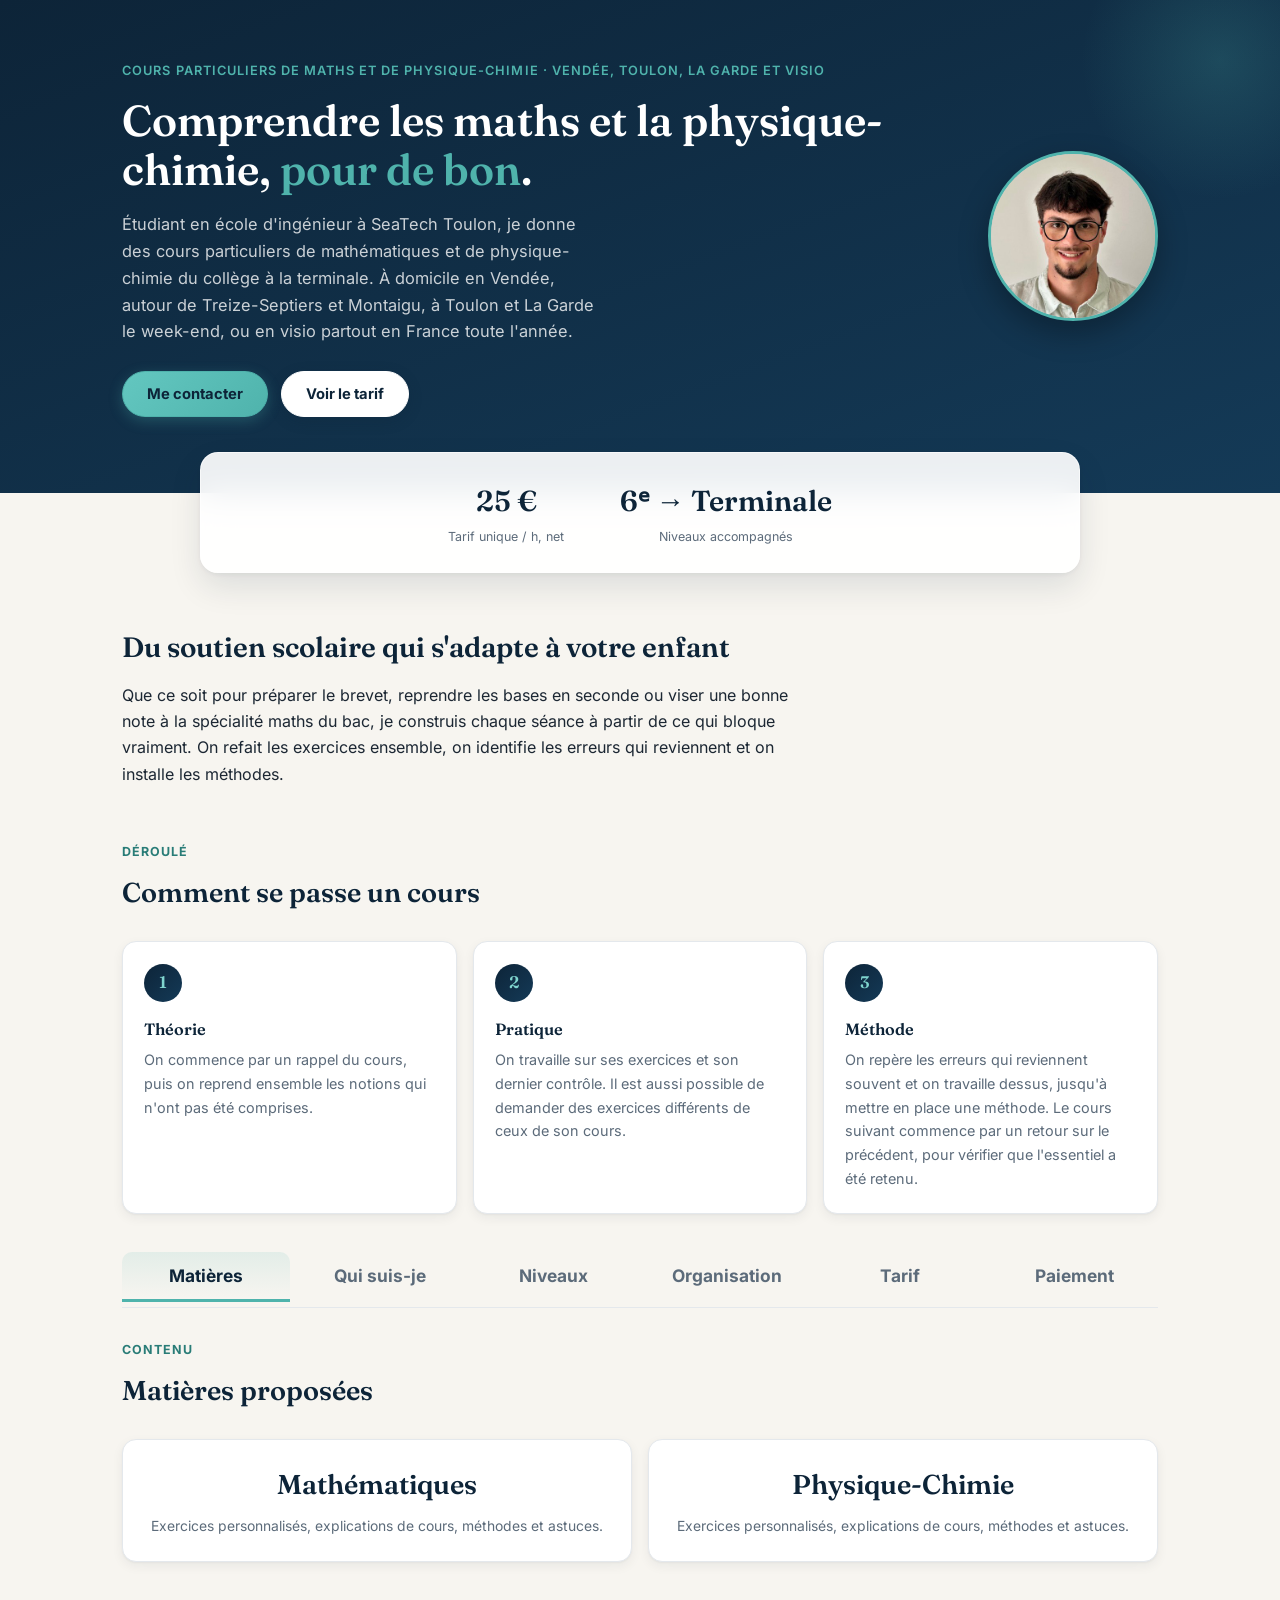
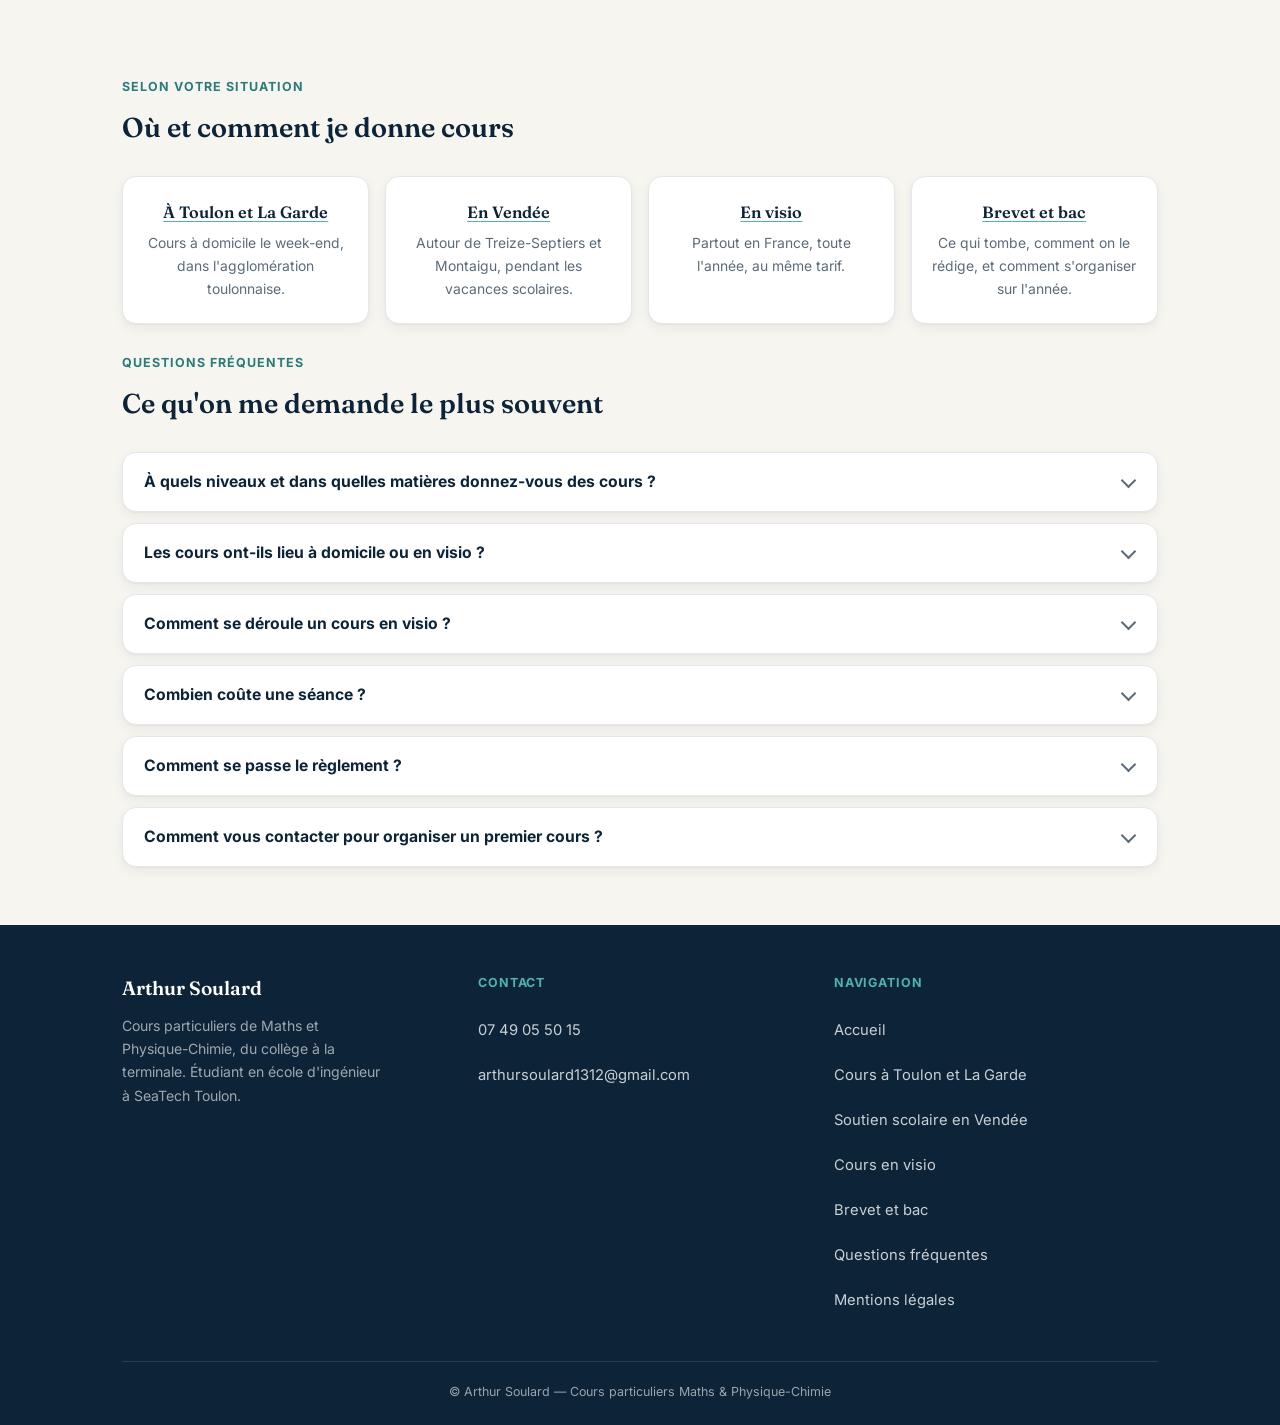
<file: index.html>
<!DOCTYPE html>
<html lang="fr">
<head>
<meta charset="UTF-8">
<meta name="format-detection" content="telephone=no">
<meta name="viewport" content="width=device-width, initial-scale=1.0">
<title>Cours particuliers maths et physique-chimie — Toulon et Vendée</title>
<meta name="description" content="Maths et physique-chimie du collège à la terminale, à Toulon et La Garde, en Vendée autour de Montaigu, et en visio partout en France. 25 € net de l'heure.">
<meta property="og:title" content="Arthur Soulard — Cours particuliers Maths & Physique-Chimie">
<meta property="og:description" content="Cours particuliers de Maths et Physique-Chimie, du collège à la terminale. 25 €/h net, tarif unique.">
<meta property="og:type" content="website">
<meta property="og:url" content="https://arthur-soulard.github.io/">
<meta property="og:image" content="https://arthur-soulard.github.io/img/og-cover.jpg?v=3">
<meta property="og:image:width" content="1200">
<meta property="og:image:height" content="630">
<meta property="og:image:alt" content="Arthur Soulard — cours particuliers de maths et physique-chimie">
<meta property="og:locale" content="fr_FR">
<meta name="twitter:card" content="summary_large_image">
<meta name="twitter:title" content="Arthur Soulard — Cours particuliers Maths & Physique-Chimie">
<meta name="twitter:description" content="Cours particuliers de Maths et Physique-Chimie, du collège à la terminale. 25 €/h net, tarif unique.">
<meta name="twitter:image" content="https://arthur-soulard.github.io/img/og-cover.jpg?v=3">
<meta name="robots" content="index, follow, noimageindex, max-image-preview:none">
<meta name="googlebot" content="index, follow, noimageindex, max-image-preview:none">
<link rel="canonical" href="https://arthur-soulard.github.io/">
<link rel="icon" href="/favicon.ico" sizes="any">
<link rel="apple-touch-icon" href="/apple-touch-icon.png">
<meta name="theme-color" content="#0d2438">
<meta name="referrer" content="strict-origin-when-cross-origin">
<meta http-equiv="Content-Security-Policy" content="default-src 'self'; style-src 'self' 'unsafe-inline'; script-src 'self' 'unsafe-inline' https://gc.zgo.at; img-src 'self' data: https://arthur-soulard.goatcounter.com; font-src 'self'; connect-src 'self' https://arthur-soulard.goatcounter.com; base-uri 'self'; form-action 'none'; object-src 'none'">
<meta name="google-site-verification" content="41PgtaEMhJLDMlWhQVJV4a-S8M6sK89P17dyRRVTLLc" />
<link rel="preload" href="fonts/inter-latin-var.woff2" as="font" type="font/woff2" crossorigin>
<link rel="preload" href="fonts/fraunces-latin-var.woff2" as="font" type="font/woff2" crossorigin>
<style>
  /* Polices servies depuis ce domaine : aucun appel a Google, aucune IP transmise */
  @font-face {
    font-family: "Inter";
    font-style: normal;
    font-weight: 400 700;
    font-display: swap;
    src: url("fonts/inter-latin-var.woff2") format("woff2");
    unicode-range: U+0000-00FF, U+0131, U+0152-0153, U+02BB-02BC, U+02C6, U+02DA, U+02DC, U+0304, U+0308, U+0329, U+2000-206F, U+20AC, U+2122, U+2191, U+2193, U+2212, U+2215, U+FEFF, U+FFFD;
  }
  @font-face {
    font-family: "Fraunces";
    font-style: normal;
    font-weight: 500 600;
    font-display: swap;
    src: url("fonts/fraunces-latin-var.woff2") format("woff2");
    unicode-range: U+0000-00FF, U+0131, U+0152-0153, U+02BB-02BC, U+02C6, U+02DA, U+02DC, U+0304, U+0308, U+0329, U+2000-206F, U+20AC, U+2122, U+2191, U+2193, U+2212, U+2215, U+FEFF, U+FFFD;
  }

  :root {
    --marine: #0d2438;
    --marine-clair: #143a57;
    --accent: #4fb3ac;
    --accent-dark: #297c77;
    --creme: #f7f5f0;
    --texte: #1c2733;
    --gris: #5c6b7a;
    --gris-clair: #e4e8ec;
    --blanc: #ffffff;
    --accent-clair: #7fd4ce;
    --radius: 14px;
    --radius-lg: 18px;
    /* Ombres en deux couches : un contact net, une diffusion large.
       Plus juste qu'une seule ombre floue, et plus discret. */
    --ombre-douce: 0 1px 2px rgba(13,36,56,.04), 0 4px 12px rgba(13,36,56,.06);
    --ombre-portee: 0 2px 4px rgba(13,36,56,.05), 0 14px 32px rgba(13,36,56,.11);
    --verre: rgba(255,255,255,.92);
    --verre-bord: rgba(255,255,255,.6);
    --transi: .2s cubic-bezier(.4,0,.2,1);
  }

  * { margin: 0; padding: 0; box-sizing: border-box; }
  html { scroll-behavior: smooth; }

  body {
    font-family: "Inter", sans-serif;
    background: var(--creme);
    color: var(--texte);
    line-height: 1.65;
  }

  h1, h2, h3 { font-family: "Fraunces", serif; }

  a { color: inherit; }

  /* Lien d'evitement : invisible tant qu'on ne tabule pas dessus */
  .saut-contenu {
    position: absolute; left: .6rem; top: -100px; z-index: 200;
    background: var(--blanc); color: var(--marine);
    padding: .7rem 1.1rem; border-radius: 0 0 8px 8px;
    font-size: .9rem; font-weight: 700; text-decoration: none;
    transition: top .15s;
  }
  .saut-contenu:focus { top: 0; }

  /* Anneau de focus lisible sur fond clair comme sur fond marine */
  :focus-visible {
    outline: 3px solid var(--marine);
    outline-offset: 2px;
    border-radius: 4px;
  }
  .hero :focus-visible, footer :focus-visible { outline-color: var(--blanc); }

  .wrap { max-width: 1080px; margin: 0 auto; padding: 0 1.4rem; }

  /* MODAL CONTACT */
  .modal-overlay {
    display: none; position: fixed; inset: 0; z-index: 100;
    background: rgba(13,36,56,.55);
    -webkit-backdrop-filter: blur(6px);
    backdrop-filter: blur(6px);
    align-items: center; justify-content: center;
    padding: 1.4rem;
  }
  .modal-overlay.open { display: flex; }
  .modal-box {
    background: var(--blanc); border-radius: var(--radius);
    max-width: 360px; width: 100%;
    padding: 1.8rem 1.6rem;
    text-align: center;
    position: relative;
    box-shadow: 0 24px 60px rgba(13,36,56,.38);
    animation: modal-entree .22s cubic-bezier(.4,0,.2,1);
  }
  @keyframes modal-entree {
    from { opacity: 0; transform: translateY(12px) scale(.98); }
    to   { opacity: 1; transform: none; }
  }
  .modal-box h3 {
    color: var(--marine); font-size: 1.2rem; margin-bottom: .3rem;
  }
  .modal-box p.modal-sub { color: var(--gris); font-size: .9rem; margin-bottom: 1.4rem; }
  .modal-choices { display: flex; flex-direction: column; gap: .7rem; }
  .modal-choice {
    display: flex; align-items: center; gap: .7rem;
    padding: .8rem 1rem; border-radius: 10px;
    border: 1.5px solid var(--gris-clair);
    text-decoration: none; color: var(--marine);
    font-weight: 700; font-size: .95rem;
    transition: .15s;
  }
  .modal-choice:hover { border-color: var(--accent); background: var(--creme); transform: translateX(3px); }
  .modal-choice .modal-icon {
    width: 34px; height: 34px; border-radius: 50%; flex-shrink: 0;
    background: var(--marine); color: var(--accent);
    display: flex; align-items: center; justify-content: center;
    font-size: .68rem; font-weight: 700; letter-spacing: .02em;
  }
  .modal-close {
    position: absolute; top: .7rem; right: .9rem;
    background: none; border: none; cursor: pointer;
    font-size: 1.3rem; line-height: 1; color: var(--gris);
  }
  .modal-close:hover { color: var(--marine); }

  /* HERO */
  .hero {
    background: linear-gradient(160deg, var(--marine) 0%, var(--marine-clair) 100%);
    color: var(--blanc);
    padding: 3.5rem 0 4.8rem;
    position: relative;
    overflow: hidden;
  }
  .hero::after {
    content: "";
    position: absolute; top: -80px; right: -80px;
    width: 280px; height: 280px; border-radius: 50%;
    background: radial-gradient(circle, rgba(79,179,172,.2), transparent 70%);
  }
  .hero-inner {
    max-width: 1080px; margin: 0 auto; padding: 0 1.4rem;
    display: flex; align-items: center; gap: 2.5rem;
    position: relative; z-index: 1;
    flex-wrap: wrap;
  }
  .hero-text { flex: 1 1 340px; min-width: 280px; }
  .eyebrow {
    display: inline-block;
    color: var(--accent); font-size: .8rem; font-weight: 600;
    letter-spacing: .08em; text-transform: uppercase;
    margin-bottom: .9rem;
  }
  .hero h1 {
    font-size: clamp(1.9rem, 4.5vw, 2.7rem);
    font-weight: 600; line-height: 1.15;
    margin-bottom: 1rem;
  }
  .hero h1 em { color: var(--accent); font-style: normal; }
  .hero p.lead {
    color: rgba(255,255,255,.78);
    font-size: 1.02rem; max-width: 480px;
    margin-bottom: 1.6rem;
  }
  .cta-row { display: flex; gap: .8rem; flex-wrap: wrap; }
  .btn {
    display: inline-block; padding: .8rem 1.5rem;
    border-radius: 30px; font-size: .92rem; font-weight: 700;
    text-decoration: none; transition: .15s;
    cursor: pointer; font-family: "Inter", sans-serif;
  }
  .btn:hover { transform: translateY(-2px); }
  .btn:active { transform: translateY(0); }
  /* Le degrade va du plus clair vers l'accent : le texte marine garde
     un contraste de 6.3:1 sur la teinte la plus sombre du bouton. */
  .btn-primary {
    background: linear-gradient(135deg, #63c7c0 0%, var(--accent) 100%);
    color: var(--marine); border: 1.5px solid var(--accent);
    box-shadow: 0 4px 14px rgba(79,179,172,.28);
  }
  .btn-primary:hover {
    background: linear-gradient(135deg, var(--accent) 0%, var(--accent-dark) 100%);
    color: var(--blanc); border-color: var(--accent-dark);
    box-shadow: 0 8px 22px rgba(41,124,119,.4);
  }
  .btn-ghost {
    background: var(--blanc); color: var(--marine); border: 1.5px solid var(--blanc);
    box-shadow: 0 4px 14px rgba(13,36,56,.22);
  }
  .btn-ghost:hover { background: var(--accent); border-color: var(--accent); color: var(--marine); }

  .hero-photo {
    flex: 0 0 auto; width: 170px; height: 170px;
    border-radius: 50%; overflow: hidden;
    border: 3px solid var(--accent);
    box-shadow: 0 12px 30px rgba(0,0,0,.3);
    background: #ccc;
  }
  .hero-photo img {
    display: block;
    width: 100%; height: 100%; object-fit: cover;
    object-position: center;
  }

  /* STATS BAR */
  /* Le bandeau chevauche le bas du hero : panneau de verre pose a cheval
     sur la couture entre le marine et la creme. */
  .stats {
    position: relative; z-index: 2;
    margin-top: -2.6rem; padding: 0 1.4rem;
  }
  .stats-inner {
    max-width: 880px; margin: 0 auto; padding: 1.5rem 1.4rem;
    display: flex; justify-content: center; gap: 3.5rem;
    text-align: center; flex-wrap: wrap;
    background: var(--verre);
    -webkit-backdrop-filter: blur(16px) saturate(1.3);
    backdrop-filter: blur(16px) saturate(1.3);
    border: 1px solid var(--verre-bord);
    border-radius: var(--radius-lg);
    box-shadow: var(--ombre-portee);
  }
  .stat-num {
    font-family: "Fraunces", serif; font-weight: 600;
    font-size: clamp(1.4rem, 3vw, 1.8rem); color: var(--marine);
  }
  .stat-label {
    font-size: .78rem; color: var(--gris); margin-top: .2rem;
  }

  /* INTRO (texte visible des le chargement, hors onglets) */
  .intro { padding: 3.2rem 0 .6rem; }
  .intro h2 {
    font-size: clamp(1.4rem, 3vw, 1.75rem); font-weight: 600;
    color: var(--marine); margin-bottom: .7rem;
    max-width: 640px;
  }
  .intro p { max-width: 680px; color: var(--texte); }

  /* TABS */
  .tabs-section { padding: 2rem 0 4rem; }
  .tab-bar-wrap { position: relative; margin-bottom: 2rem; }
  .tab-bar {
    display: flex; gap: .4rem; overflow-x: auto;
    padding-bottom: .3rem;
    border-bottom: 1px solid var(--gris-clair);
    scrollbar-width: none;
    scroll-behavior: smooth;
    -webkit-overflow-scrolling: touch;
  }
  .tab-bar::-webkit-scrollbar { display: none; }

  /* Indication de defilement : degrades sur les bords */
  .tab-bar-wrap::before,
  .tab-bar-wrap::after {
    content: ""; position: absolute; top: 0; bottom: 1px;
    width: 54px; pointer-events: none; z-index: 2;
    opacity: 0; transition: opacity .2s ease;
  }
  .tab-bar-wrap::before {
    left: 0;
    background: linear-gradient(to right, var(--creme) 30%, rgba(247,245,240,0));
  }
  .tab-bar-wrap::after {
    right: 0;
    background: linear-gradient(to left, var(--creme) 30%, rgba(247,245,240,0));
  }
  .tab-bar-wrap.peut-gauche::before,
  .tab-bar-wrap.peut-droite::after { opacity: 1; }

  /* Fleches cliquables */
  .tab-arrow {
    position: absolute; top: 50%; margin-top: -26px;
    width: 44px; height: 44px; border-radius: 50%;
    border: 1px solid var(--gris-clair); background: var(--blanc);
    color: var(--marine); font-size: 1.05rem; line-height: 1;
    display: none; align-items: center; justify-content: center;
    cursor: pointer; z-index: 3; padding: 0;
    box-shadow: 0 2px 8px rgba(13,36,56,.16);
  }
  .tab-arrow:hover { border-color: var(--accent); color: var(--accent-dark); }
  .tab-arrow-prev { left: 0; }
  .tab-arrow-next { right: 0; }
  .tab-bar-wrap.peut-gauche .tab-arrow-prev,
  .tab-bar-wrap.peut-droite .tab-arrow-next { display: flex; }

  /* Petit rappel anime au premier affichage */
  @keyframes rappel-scroll {
    0%, 100% { transform: translateX(0); }
    50%      { transform: translateX(-5px); }
  }
  .tab-bar-wrap.peut-droite .tab-arrow-next { animation: rappel-scroll 1.3s ease-in-out 3; }
  @media (prefers-reduced-motion: reduce) {
    html { scroll-behavior: auto; }
    .tab-bar-wrap.peut-droite .tab-arrow-next { animation: none; }
    .tab-bar { scroll-behavior: auto; }
    .tab-panel.active { animation: none; }
    .modal-box { animation: none; }
    .js .reveal { transform: none; transition: none; }
    .btn:hover, .modal-choice:hover,
    .card:hover, .orga-card:hover, .tarif-card:hover, .etape-card:hover {
      transform: none;
    }
    .cta-flottant { transition: none; }
  }
  .tab-btn {
    flex: 1 1 0;
    background: none; border: none; cursor: pointer;
    font-family: "Inter", sans-serif;
    padding: .8rem .6rem;
    font-size: 1.08rem; font-weight: 700; color: var(--gris);
    border-bottom: 3px solid transparent;
    white-space: nowrap;
    text-align: center;
    transition: .15s;
  }
  .tab-btn { border-radius: 10px 10px 0 0; }
  .tab-btn:hover { color: var(--marine); background: rgba(13,36,56,.04); }
  .tab-btn.active {
    color: var(--marine); border-color: var(--accent);
    background: linear-gradient(180deg, rgba(79,179,172,.12), rgba(79,179,172,0));
  }

  .tab-panel { display: none; }
  .tab-panel.active { display: block; animation: fadein .3s ease; }
  @keyframes fadein {
    from { opacity: 0; transform: translateY(6px); }
    to { opacity: 1; transform: translateY(0); }
  }

  .section-head { max-width: 620px; margin-bottom: 1.6rem; }
  .section-head .tag {
    color: var(--accent-dark); font-size: .78rem; font-weight: 700;
    text-transform: uppercase; letter-spacing: .08em;
    display: block; margin-bottom: .5rem;
  }
  .section-head h2 {
    font-size: clamp(1.4rem, 3vw, 1.7rem); font-weight: 600;
    color: var(--marine);
  }
  .section-head p { color: var(--gris); margin-top: .5rem; }

  /* ABOUT */
  .about-card {
    background: var(--blanc);
    border: 1px solid var(--gris-clair);
    border-radius: var(--radius);
    padding: 1.3rem 1.5rem;
  }
  .about-card p + p { margin-top: .8rem; }

  /* CARDS GRID (matieres / paiement) */
  .cards-grid {
    display: grid; grid-template-columns: repeat(2, 1fr); gap: 1rem;
  }
  .cards-grid.cols-3 { grid-template-columns: repeat(3, 1fr); }
  .card {
    background: var(--blanc);
    border: 1px solid var(--gris-clair);
    border-radius: var(--radius);
    padding: 1.4rem 1.2rem;
    text-align: center;
  }
  .card h3 { color: var(--marine); font-size: 1.02rem; font-weight: 700; margin-bottom: .35rem; }
  .cards-grid.cols-2-4 { grid-template-columns: repeat(4, 1fr); }
  @media (max-width: 1000px) {
    .cards-grid.cols-2-4 { grid-template-columns: repeat(2, 1fr); }
  }
  .card-lien {
    display: block; text-decoration: none; color: inherit;
    transition: transform .18s ease, border-color .18s ease, box-shadow .18s ease;
  }
  .card-lien:hover {
    transform: translateY(-3px);
    border-color: var(--accent);
    box-shadow: var(--ombre-douce);
  }
  .card-lien h3 { text-decoration: underline; text-decoration-color: var(--accent); text-underline-offset: 3px; }
  .card p { color: var(--gris); font-size: .87rem; }
  .card h3.matiere-titre {
    font-family: "Fraunces", serif;
    font-size: clamp(1.35rem, 3.5vw, 1.7rem);
    margin-bottom: .5rem;
  }
  .card h3.paiement-titre {
    font-size: 1.15rem;
    margin-bottom: .4rem;
  }

  /* NIVEAUX */
  .niveaux-list {
    background: var(--blanc);
    border: 1px solid var(--gris-clair);
    border-radius: var(--radius);
    overflow: hidden;
  }
  .niveau-item {
    display: flex; align-items: flex-start; gap: .9rem;
    padding: .85rem 1.3rem;
    border-bottom: 1px solid var(--gris-clair);
    font-size: .95rem;
  }
  .niveau-item:last-child { border-bottom: none; }
  .niveau-dot { width: 8px; height: 8px; border-radius: 50%; background: var(--marine); flex-shrink: 0; margin-top: .5rem; }

  /* ORGA */
  .orga-grid { display: grid; grid-template-columns: 1fr; gap: 1rem; }
  .orga-card {
    background: var(--blanc);
    border-radius: var(--radius);
    padding: 1.2rem 1.4rem;
    border: 1px solid var(--gris-clair);
  }
  .orga-card h3 { color: var(--marine); font-size: 1rem; margin-bottom: .3rem; }
  .orga-card p { color: var(--gris); font-size: .9rem; }

  /* TARIFS */
  .tarifs-grid {
    display: grid; grid-template-columns: minmax(0, 24rem); justify-content: center;
  }
  .tarif-card {
    background: var(--blanc);
    border: 1px solid var(--gris-clair);
    border-radius: var(--radius);
    padding: 1.3rem 1.2rem;
    text-align: center;
  }
  .tarif-titre { font-weight: 700; font-size: .85rem; letter-spacing: .06em; text-transform: uppercase; color: var(--accent-dark); }
  .tarif-prix {
    font-family: "Fraunces", serif; font-size: 2.1rem; font-weight: 600;
    color: var(--accent-dark); margin: .3rem 0;
  }
  .tarif-detail { font-size: .8rem; color: var(--gris); }
  .tarif-unite { font-family: "Inter", sans-serif; font-size: 1rem; font-weight: 600; color: var(--marine); }
  .tarif-duree { list-style: none; margin: 1rem 0 0; padding: .9rem 0 0; border-top: 1px solid var(--gris-clair);
    display: flex; justify-content: center; gap: 1.4rem; font-size: .88rem; color: var(--accent-dark); font-weight: 700; }
  .tarifs-cta { text-align: center; margin-top: 1.6rem; }
  .tarif-duree span { display: block; font-weight: 600; font-size: .75rem; color: var(--marine); }

  /* ELEVATION : une ombre douce au repos, une ombre portee au survol.
     Les bordures plates cedent la place a de la profondeur. */
  .about-card, .card, .orga-card, .tarif-card, .niveaux-list, .etape-card, .faq-item {
    box-shadow: var(--ombre-douce);
    transition: transform var(--transi), box-shadow var(--transi), border-color var(--transi);
  }
  @media (hover: hover) {
    .card:hover, .orga-card:hover, .tarif-card:hover, .etape-card:hover {
      transform: translateY(-3px);
      box-shadow: var(--ombre-portee);
      border-color: rgba(79,179,172,.55);
    }
  }


  /* ETAPES */
  .etapes { padding: 2.8rem 0 .4rem; }
  .etapes-grid {
    list-style: none;
    display: grid; grid-template-columns: repeat(3, 1fr); gap: 1rem;
  }
  .etape-card {
    background: var(--blanc);
    border: 1px solid var(--gris-clair);
    border-radius: var(--radius);
    padding: 1.4rem 1.3rem;
  }
  .etape-num {
    display: flex; align-items: center; justify-content: center;
    width: 38px; height: 38px; border-radius: 50%;
    background: linear-gradient(135deg, var(--marine), var(--marine-clair));
    color: var(--accent-clair);
    font-family: "Fraunces", serif; font-weight: 600; font-size: 1.05rem;
    margin-bottom: .85rem;
  }
  .etape-card h3 { color: var(--marine); font-size: 1.02rem; margin-bottom: .35rem; }
  .etape-card p { color: var(--gris); font-size: .9rem; }

  /* FAQ */
  .faq { padding: 1.2rem 0 3.6rem; }
  .faq-list { display: grid; gap: .7rem; }
  .faq-item {
    background: var(--blanc);
    border: 1px solid var(--gris-clair);
    border-radius: var(--radius);
  }
  .faq-item summary {
    cursor: pointer; list-style: none;
    padding: 1rem 3.2rem 1rem 1.3rem;
    font-weight: 700; color: var(--marine); font-size: .98rem;
    border-radius: var(--radius);
    position: relative;
  }
  .faq-item summary::-webkit-details-marker { display: none; }
  .faq-item summary:hover { background: rgba(13,36,56,.03); }
  /* Chevron dessine en CSS : pas d'image, pas de police d'icones */
  .faq-item summary::after {
    content: ""; position: absolute; right: 1.4rem; top: 50%;
    width: 9px; height: 9px; margin-top: -7px;
    border-right: 2px solid var(--gris); border-bottom: 2px solid var(--gris);
    transform: rotate(45deg); transition: transform var(--transi);
  }
  .faq-item[open] summary::after { transform: rotate(-135deg); margin-top: -2px; }
  .faq-reponse { padding: 0 1.4rem 1.2rem; color: var(--gris); font-size: .93rem; }

  /* APPARITION AU DEFILEMENT : neutralisee si le script ne tourne pas.
     Le bloc glisse, il ne s'estompe pas : un fondu d'opacite ferait passer
     le gris du texte a 4.1:1 le temps de la transition (mesure axe-core).
     Seule la position bouge, le contraste reste juste a chaque image. */
  .js .reveal { transform: translateY(18px); transition: transform .45s cubic-bezier(.4,0,.2,1); }
  .js .reveal.vu { transform: none; }

  /* BOUTON DE CONTACT FLOTTANT (mobile) : apparait une fois l'en-tete passe,
     s'efface des que le pied de page arrive pour ne rien recouvrir. */
  .cta-flottant {
    display: none; position: fixed; z-index: 90;
    right: 1rem; bottom: 1rem;
    bottom: calc(1rem + env(safe-area-inset-bottom, 0px));
    visibility: hidden; opacity: 0; transform: translateY(18px);
    transition: opacity var(--transi), transform var(--transi), visibility var(--transi);
  }
  .cta-flottant.visible { visibility: visible; opacity: 1; transform: none; }
  .cta-flottant .btn { box-shadow: 0 8px 26px rgba(13,36,56,.3); }

  /* CONTACT / FOOTER */
  footer {
    background: var(--marine); color: rgba(255,255,255,.85);
    padding: 3rem 0 1.4rem;
  }
  .footer-grid {
    display: grid; grid-template-columns: repeat(3, 1fr); gap: 2rem;
    margin-bottom: 2.4rem;
  }
  .footer-col h4 {
    color: var(--accent); font-size: .78rem; text-transform: uppercase;
    letter-spacing: .07em; font-weight: 700; margin-bottom: .9rem;
  }
  .footer-col p, .footer-col a {
    display: block; font-size: .92rem; color: rgba(255,255,255,.78);
    text-decoration: none; margin-bottom: .5rem;
  }
  .footer-col a {
    padding: .65rem 0; margin-bottom: 0;
  }
  .footer-col a:hover { color: var(--accent); }
  .footer-brand h3 { color: var(--blanc); font-size: 1.2rem; font-weight: 600; margin-bottom: .6rem; }
  .footer-brand p { color: rgba(255,255,255,.6); font-size: .88rem; max-width: 260px; }
  .footer-bottom {
    border-top: 1px solid rgba(255,255,255,.12);
    padding-top: 1.2rem;
    font-size: .78rem; color: rgba(255,255,255,.58);
    text-align: center;
  }

  /* IMPRESSION : on deplie les onglets, on retire le decor, on garde le texte */
  @media print {
    @page { margin: 1.5cm; }
    body { background: #fff; color: #000; font-size: 11pt; line-height: 1.45; }
    .hero, footer { background: #fff !important; color: #000 !important; }
    .hero::after, .hero-photo, .saut-contenu, .tab-bar-wrap, .cta-row,
    .modal-overlay, .cta-flottant,
    .faq-item summary::after { display: none !important; }
    .eyebrow { color: #000; }
    .stats { margin-top: 0; padding: 0; }
    .stats-inner {
      background: none; box-shadow: none; border: 1px solid #999;
      -webkit-backdrop-filter: none; backdrop-filter: none;
    }
    .etape-num { background: none !important; color: #000; border: 1px solid #999; }
    .js .reveal { transform: none !important; }
    /* la FAQ s'imprime depliee (le script ouvre aussi les blocs au beforeprint) */
    .faq-item:not([open]) > *:not(summary) { display: block !important; }
    .hero h1 em, .section-head .tag, .footer-col h4 { color: #000; }
    .hero p.lead, .footer-col p, .footer-col a, .footer-brand p, .footer-bottom {
      color: #000 !important;
    }
    /* tous les panneaux sont imprimes, pas seulement l'onglet ouvert */
    .tab-panel { display: block !important; animation: none !important; }
    .tab-panel + .tab-panel { margin-top: 1.2rem; }
    .tabs-section { padding: 1rem 0 0; }
    .about-card, .card, .orga-card, .tarif-card, .niveaux-list,
    .etape-card, .faq-item {
      border: 1px solid #999; break-inside: avoid; box-shadow: none;
    }
    .section-head h2 { break-after: avoid; }
  }

  @media (max-width: 760px) {
    .cards-grid, .cards-grid.cols-3, .cards-grid.cols-2-4 { grid-template-columns: 1fr; }
    .tarifs-grid { grid-template-columns: 1fr; }
    .footer-grid { grid-template-columns: 1fr; gap: 1.6rem; }
    /* Le texte d'accroche etant plus long, on resserre l'en-tete pour que
       le bouton "Me contacter" reste visible sans faire defiler, y compris
       sur les ecrans de 667 px de haut. */
    .hero { padding: 2.2rem 0 4.2rem; }
    .hero-inner { flex-direction: column-reverse; text-align: center; gap: 1.5rem; }
    .hero-photo { width: 124px; height: 124px; }
    .hero p.lead { max-width: none; }
    .cta-row { justify-content: center; }
    .stats-inner { gap: 2rem; }
    .etapes-grid { grid-template-columns: 1fr; }
    .cta-flottant { display: block; }
    .tab-btn { flex: 0 0 auto; padding: .8rem 1.1rem; }
  }
</style>
<script type="application/ld+json">
{
  "@context": "https://schema.org",
  "@graph": [
    {
      "@type": "WebSite",
      "@id": "https://arthur-soulard.github.io/#site",
      "url": "https://arthur-soulard.github.io/",
      "name": "Arthur Soulard — Cours particuliers",
      "inLanguage": "fr-FR",
      "publisher": {
        "@id": "https://arthur-soulard.github.io/#arthur"
      }
    },
    {
      "@type": "Person",
      "@id": "https://arthur-soulard.github.io/#arthur",
      "name": "Arthur Soulard",
      "url": "https://arthur-soulard.github.io/",
      "sameAs": [
        "https://www.linkedin.com/in/arthur-soulard-711290437/",
        "https://github.com/arthur-soulard"
      ],
      "telephone": "+33749055015",
      "email": "arthursoulard1312@gmail.com",
      "jobTitle": "Professeur particulier de mathématiques et de physique-chimie",
      "knowsLanguage": "fr",
      "knowsAbout": [
        "Mathématiques",
        "Physique-Chimie",
        "Préparation au baccalauréat",
        "Préparation au brevet"
      ],
      "alumniOf": {
        "@type": "CollegeOrUniversity",
        "name": "SeaTech — École d'ingénieurs de l'Université de Toulon"
      }
    },
    {
      "@type": [
        "LocalBusiness",
        "EducationalOrganization"
      ],
      "@id": "https://arthur-soulard.github.io/#activite",
      "name": "Arthur Soulard — Cours particuliers de Maths et Physique-Chimie",
      "description": "Cours particuliers de mathématiques et de physique-chimie, du collège à la terminale. Soutien scolaire à domicile en Vendée (Treize-Septiers, Montaigu) et à Toulon, ou en visio toute l'année.",
      "url": "https://arthur-soulard.github.io/",
      "telephone": "+33749055015",
      "email": "arthursoulard1312@gmail.com",
      "image": "https://arthur-soulard.github.io/img/og-cover.jpg?v=3",
      "priceRange": "25 EUR",
      "currenciesAccepted": "EUR",
      "paymentAccepted": "CESU, Virement bancaire, Espèces",
      "founder": {
        "@id": "https://arthur-soulard.github.io/#arthur"
      },
      "employee": {
        "@id": "https://arthur-soulard.github.io/#arthur"
      },
      "areaServed": [
        {
          "@type": "City",
          "name": "La Garde",
          "containedInPlace": {
            "@type": "AdministrativeArea",
            "name": "Var"
          }
        },
        {
          "@type": "City",
          "name": "La Valette-du-Var",
          "containedInPlace": {
            "@type": "AdministrativeArea",
            "name": "Var"
          }
        },
        {
          "@type": "City",
          "name": "Le Pradet",
          "containedInPlace": {
            "@type": "AdministrativeArea",
            "name": "Var"
          }
        },
        {
          "@type": "City",
          "name": "Treize-Septiers",
          "containedInPlace": {
            "@type": "AdministrativeArea",
            "name": "Vendée"
          }
        },
        {
          "@type": "City",
          "name": "Montaigu-Vendée",
          "containedInPlace": {
            "@type": "AdministrativeArea",
            "name": "Vendée"
          }
        },
        {
          "@type": "AdministrativeArea",
          "name": "Vendée"
        },
        {
          "@type": "City",
          "name": "Toulon",
          "containedInPlace": {
            "@type": "AdministrativeArea",
            "name": "Var"
          }
        }
      ],
      "availableLanguage": "fr",
      "makesOffer": [
        {
          "@type": "Offer",
          "name": "Cours particulier, tarif unique de l'heure",
          "price": "25",
          "priceCurrency": "EUR",
          "priceSpecification": {
            "@type": "UnitPriceSpecification",
            "price": "25",
            "priceCurrency": "EUR",
            "unitCode": "HUR"
          },
          "availability": "https://schema.org/InStock",
          "description": "Cours individuel en visio ou en présentiel. Tarif de 25 € net de l'heure.",
          "url": "https://arthur-soulard.github.io/"
        }
      ]
    },
    {
      "@type": "Service",
      "@id": "https://arthur-soulard.github.io/#service",
      "name": "Cours particuliers de Maths et Physique-Chimie — Arthur Soulard",
      "serviceType": "Soutien scolaire et cours particuliers de mathématiques et de physique-chimie",
      "description": "Cours particuliers de mathématiques et de physique-chimie, du collège à la terminale, en visio toute l'année ou en présentiel en Vendée, à Toulon et à La Garde.",
      "url": "https://arthur-soulard.github.io/",
      "provider": {
        "@id": "https://arthur-soulard.github.io/#activite"
      },
      "areaServed": [
        {
          "@type": "City",
          "name": "La Garde",
          "containedInPlace": {
            "@type": "AdministrativeArea",
            "name": "Var"
          }
        },
        {
          "@type": "City",
          "name": "La Valette-du-Var",
          "containedInPlace": {
            "@type": "AdministrativeArea",
            "name": "Var"
          }
        },
        {
          "@type": "City",
          "name": "Le Pradet",
          "containedInPlace": {
            "@type": "AdministrativeArea",
            "name": "Var"
          }
        },
        {
          "@type": "City",
          "name": "Treize-Septiers",
          "containedInPlace": {
            "@type": "AdministrativeArea",
            "name": "Vendée"
          }
        },
        {
          "@type": "City",
          "name": "Montaigu-Vendée",
          "containedInPlace": {
            "@type": "AdministrativeArea",
            "name": "Vendée"
          }
        },
        {
          "@type": "AdministrativeArea",
          "name": "Vendée"
        },
        {
          "@type": "City",
          "name": "Toulon",
          "containedInPlace": {
            "@type": "AdministrativeArea",
            "name": "Var"
          }
        }
      ],
      "audience": {
        "@type": "EducationalAudience",
        "educationalRole": "student"
      },
      "availableChannel": [
        {
          "@type": "ServiceChannel",
          "name": "Visioconférence",
          "availableLanguage": "fr",
          "serviceUrl": "https://arthur-soulard.github.io/"
        },
        {
          "@type": "ServiceChannel",
          "name": "À domicile",
          "availableLanguage": "fr",
          "servicePhone": {
            "@type": "ContactPoint",
            "telephone": "+33749055015",
            "contactType": "customer service",
            "availableLanguage": "fr"
          }
        }
      ],
      "offers": [
        {
          "@type": "Offer",
          "name": "Cours particulier, tarif unique de l'heure",
          "price": "25",
          "priceCurrency": "EUR",
          "priceSpecification": {
            "@type": "UnitPriceSpecification",
            "price": "25",
            "priceCurrency": "EUR",
            "unitCode": "HUR"
          },
          "availability": "https://schema.org/InStock",
          "description": "Cours individuel en visio ou en présentiel. Tarif de 25 € net de l'heure.",
          "url": "https://arthur-soulard.github.io/"
        }
      ]
    },
    {
      "@type": "FAQPage",
      "@id": "https://arthur-soulard.github.io/#faq",
      "inLanguage": "fr-FR",
      "mainEntity": [
        {
          "@type": "Question",
          "name": "À quels niveaux et dans quelles matières donnez-vous des cours ?",
          "acceptedAnswer": {
            "@type": "Answer",
            "text": "De la 6ᵉ à la terminale, en mathématiques et en physique-chimie. Cela couvre la préparation du brevet, la seconde générale et technologique, les enseignements de spécialité Mathématiques et Physique-Chimie en première et en terminale, l'épreuve anticipée de mathématiques du tronc commun, et la préparation du bac."
          }
        },
        {
          "@type": "Question",
          "name": "Les cours ont-ils lieu à domicile ou en visio ?",
          "acceptedAnswer": {
            "@type": "Answer",
            "text": "Les deux. La visio est disponible toute l'année, partout en France. À domicile, je me déplace dans un rayon de 20 km autour de Treize-Septiers et Montaigu-Vendée pendant les vacances scolaires, et à Toulon, La Garde et leurs environs le week-end selon disponibilité."
          }
        },
        {
          "@type": "Question",
          "name": "Comment se déroule un cours en visio ?",
          "acceptedAnswer": {
            "@type": "Answer",
            "text": "Avec un partage d'écran, un tableau blanc et vos exercices sous les yeux. C'est la formule la plus souple pour un suivi hebdomadaire régulier, puisqu'elle ne dépend ni des vacances ni de la distance."
          }
        },
        {
          "@type": "Question",
          "name": "Combien coûte une séance ?",
          "acceptedAnswer": {
            "@type": "Answer",
            "text": "25 € net de l'heure : 25 € pour une heure, 37,50 € pour une heure trente et 50 € pour deux heures. Le tarif est le même en visio et en présentiel, et il s'agit toujours d'un cours individuel. Ce tarif est net : je suis rémunéré via le CESU, vous déclarez ma rémunération et les cotisations sociales s'y ajoutent, calculées par l'Urssaf."
          }
        },
        {
          "@type": "Question",
          "name": "Comment se passe le règlement ?",
          "acceptedAnswer": {
            "@type": "Answer",
            "text": "Au choix : CESU (Chèque Emploi Service Universel), virement bancaire ou espèces. Mon activité est déclarée via le CESU déclaratif."
          }
        },
        {
          "@type": "Question",
          "name": "Comment vous contacter pour organiser un premier cours ?",
          "acceptedAnswer": {
            "@type": "Answer",
            "text": "Par téléphone ou par SMS au 07 49 05 50 15, par WhatsApp, ou par e-mail à arthursoulard1312@gmail.com. Dites-moi le niveau, la matière et ce qui pose problème, et on cale une première séance."
          }
        }
      ]
    }
  ]
}
</script>

<script>
  /* Marque le document des que le script tourne : les blocs qui apparaissent
     au defilement ne sont masques que si JavaScript est bien actif. */
  document.documentElement.classList.add('js');
</script>
</head>
<body>

<div id="top"></div>

<a class="saut-contenu" href="#contenu">Aller au contenu</a>

<main id="contenu">
<section class="hero">
  <div class="hero-inner">
    <div class="hero-text">
      <span class="eyebrow">Cours particuliers de maths et de physique-chimie &middot; Vendée, Toulon, La Garde et&nbsp;visio</span>
      <h1>Comprendre les maths et la physique-chimie, <em>pour de bon</em>.</h1>
      <p class="lead">Étudiant en école d'ingénieur à SeaTech Toulon, je donne des cours particuliers de mathématiques et de physique-chimie du collège à la terminale. À domicile en Vendée, autour de Treize-Septiers et Montaigu, à Toulon et La Garde le week-end, ou en visio partout en France toute l'année.</p>
      <div class="cta-row">
        <button type="button" class="btn btn-primary" onclick="ouvrirContact()" data-goatcounter-click="contact-ouvre-haut">Me contacter</button>
        <button type="button" class="btn btn-ghost" onclick="allerAuxTarifs()">Voir le tarif</button>
      </div>
    </div>
    <div class="hero-photo">
      <img src="img/hero.jpg" alt="" aria-hidden="true" data-nosnippet>
    </div>
  </div>
</section>

<div class="stats">
  <div class="stats-inner">
    <div>
      <div class="stat-num">25&nbsp;€</div>
      <div class="stat-label">Tarif unique / h, net</div>
    </div>
    <div>
      <div class="stat-num">6ᵉ → Terminale</div>
      <div class="stat-label">Niveaux accompagnés</div>
    </div>
  </div>
</div>

<section class="intro">
  <div class="wrap">
    <h2>Du soutien scolaire qui s'adapte à votre enfant</h2>
    <p>Que ce soit pour préparer le brevet, reprendre les bases en seconde ou viser une bonne note à la spécialité maths du bac, je construis chaque séance à partir de ce qui bloque vraiment. On refait les exercices ensemble, on identifie les erreurs qui reviennent et on installe les méthodes.</p>
  </div>
</section>

<section class="etapes" aria-labelledby="titre-etapes">
  <div class="wrap">
    <div class="section-head">
      <span class="tag">Déroulé</span>
      <h2 id="titre-etapes">Comment se passe un cours</h2>
    </div>
    <ol class="etapes-grid" role="list">
      <li class="etape-card reveal">
        <span class="etape-num" aria-hidden="true">1</span>
        <h3>Théorie</h3>
        <p>On commence par un rappel du cours, puis on reprend ensemble les notions qui n'ont pas été comprises.</p>
      </li>
      <li class="etape-card reveal">
        <span class="etape-num" aria-hidden="true">2</span>
        <h3>Pratique</h3>
        <p>On travaille sur ses exercices et son dernier contrôle. Il est aussi possible de demander des exercices différents de ceux de son cours.</p>
      </li>
      <li class="etape-card reveal">
        <span class="etape-num" aria-hidden="true">3</span>
        <h3>Méthode</h3>
        <p>On repère les erreurs qui reviennent souvent et on travaille dessus, jusqu'à mettre en place une méthode. Le cours suivant commence par un retour sur le précédent, pour vérifier que l'essentiel a été retenu.</p>
      </li>
    </ol>
  </div>
</section>

<section class="tabs-section" id="tabs">
  <div class="wrap">
    <div class="tab-bar-wrap" id="tabBarWrap">
      <div class="tab-bar" id="tabBar" role="tablist" aria-label="Sections de la page">
        <button type="button" class="tab-btn active" id="tab-matieres" data-tab="matieres" data-goatcounter-click="onglet-matieres" role="tab" aria-selected="true" aria-controls="panel-matieres">Matières</button>
        <button type="button" class="tab-btn" id="tab-apropos" data-tab="apropos" data-goatcounter-click="onglet-apropos" role="tab" aria-selected="false" aria-controls="panel-apropos" tabindex="-1">Qui suis-je</button>
        <button type="button" class="tab-btn" id="tab-niveaux" data-tab="niveaux" data-goatcounter-click="onglet-niveaux" role="tab" aria-selected="false" aria-controls="panel-niveaux" tabindex="-1">Niveaux</button>
        <button type="button" class="tab-btn" id="tab-organisation" data-tab="organisation" data-goatcounter-click="onglet-organisation" role="tab" aria-selected="false" aria-controls="panel-organisation" tabindex="-1">Organisation</button>
        <button type="button" class="tab-btn" id="tab-tarifs" data-tab="tarifs" data-goatcounter-click="onglet-tarif" role="tab" aria-selected="false" aria-controls="panel-tarifs" tabindex="-1">Tarif</button>
        <button type="button" class="tab-btn" id="tab-paiement" data-tab="paiement" data-goatcounter-click="onglet-paiement" role="tab" aria-selected="false" aria-controls="panel-paiement" tabindex="-1">Paiement</button>
      </div>
      <button type="button" class="tab-arrow tab-arrow-prev" aria-label="Onglets précédents">&#8249;</button>
      <button type="button" class="tab-arrow tab-arrow-next" aria-label="Onglets suivants">&#8250;</button>
    </div>

    <div class="tab-panel active" id="panel-matieres" role="tabpanel" aria-labelledby="tab-matieres" tabindex="0">
      <div class="section-head">
        <span class="tag">Contenu</span>
        <h2>Matières proposées</h2>
      </div>
      <div class="cards-grid">
        <div class="card">
          <h3 class="matiere-titre">Mathématiques</h3>
          <p>Exercices personnalisés, explications de cours, méthodes et astuces.</p>
        </div>
        <div class="card">
          <h3 class="matiere-titre">Physique-Chimie</h3>
          <p>Exercices personnalisés, explications de cours, méthodes et astuces.</p>
        </div>
      </div>
    </div>

    <div class="tab-panel" id="panel-apropos" role="tabpanel" aria-labelledby="tab-apropos" tabindex="0">
      <div class="section-head">
        <span class="tag">Présentation</span>
        <h2>Qui suis-je&nbsp;?</h2>
      </div>
      <div class="about-card">
        <p>Originaire de Treize-Septiers, j'ai intégré SeaTech Toulon en première année après une prépa MP au lycée Saint-François d'Assise.</p>
        <p>Passionné par les mathématiques et la physique, j'ai toujours aimé expliquer, reformuler et trouver la bonne approche pour chaque élève. Titulaire d'un bac mention bien avec les spécialités Maths et Physique-Chimie, je connais bien les programmes du lycée.</p>
        <p>Délégué de classe quatre années consécutives, je suis à l'écoute et patient. Mon objectif&nbsp;: vous aider à vraiment comprendre les notions pour décrocher une meilleure note au brevet ou au bac, ou simplement gagner en confiance sur la matière.</p>
      </div>
    </div>

    <div class="tab-panel" id="panel-niveaux" role="tabpanel" aria-labelledby="tab-niveaux" tabindex="0">
      <div class="section-head">
        <span class="tag">Public</span>
        <h2>Niveaux accompagnés</h2>
      </div>
      <div class="niveaux-list">
        <div class="niveau-item"><span class="niveau-dot"></span>6ᵉ, 5ᵉ, 4ᵉ, 3ᵉ (préparation au brevet)</div>
        <div class="niveau-item"><span class="niveau-dot"></span>Seconde générale et technologique</div>
        <div class="niveau-item"><span class="niveau-dot"></span>Première&nbsp;: enseignement de spécialité Mathématiques, enseignement de spécialité Physique-Chimie, ainsi que l'épreuve anticipée de mathématiques (tronc commun)</div>
        <div class="niveau-item"><span class="niveau-dot"></span>Terminale&nbsp;: enseignement de spécialité Mathématiques, enseignement de spécialité Physique-Chimie (préparation au bac)</div>
      </div>
    </div>

    <div class="tab-panel" id="panel-organisation" role="tabpanel" aria-labelledby="tab-organisation" tabindex="0">
      <div class="section-head">
        <span class="tag">Modalités</span>
        <h2>Organisation pratique</h2>
      </div>
      <div class="orga-grid">
        <div class="orga-card">
          <h3>Visioconférence &mdash; toute l'année</h3>
          <p>Disponible toute l'année, partout en France. Un partage d'écran, un tableau blanc et vos exercices sous les yeux. C'est la formule la plus souple pour un suivi hebdomadaire régulier.</p>
        </div>
        <div class="orga-card">
          <h3>À domicile en Vendée &mdash; pendant les vacances</h3>
          <p>Je me déplace chez vous dans un rayon de 20 km autour de Treize-Septiers et Montaigu-Vendée, pendant les vacances scolaires.</p>
        </div>
        <div class="orga-card">
          <h3>À Toulon &mdash; le week-end</h3>
          <p>Cours à domicile ou en lieu neutre sur Toulon et ses environs, le week-end selon disponibilité.</p>
        </div>
      </div>
    </div>

    <div class="tab-panel" id="panel-tarifs" role="tabpanel" aria-labelledby="tab-tarifs" tabindex="0">
      <div class="section-head">
        <span class="tag">Prix</span>
        <h2>Tarif</h2>
        <p>Cours individuel, en visio ou en présentiel. Tarif net.</p>
      </div>
      <div class="tarifs-grid">
        <div class="tarif-card">
          <div class="tarif-titre">Tarif unique</div>
          <div class="tarif-prix">25&nbsp;€ <span class="tarif-unite">/&nbsp;heure</span></div>
          <div class="tarif-detail">Visio ou présentiel</div>
          <ul class="tarif-duree">
            <li><span>1&nbsp;h</span> 25&nbsp;€</li>
            <li><span>1&nbsp;h&nbsp;30</span> 37,50&nbsp;€</li>
            <li><span>2&nbsp;h</span> 50&nbsp;€</li>
          </ul>
        </div>
      </div>
      <p class="tarifs-cta"><button type="button" class="btn btn-primary" onclick="ouvrirContact()" data-goatcounter-click="contact-ouvre-tarif">Me contacter pour réserver</button></p>
    </div>

    <div class="tab-panel" id="panel-paiement" role="tabpanel" aria-labelledby="tab-paiement" tabindex="0">
      <div class="section-head">
        <span class="tag">Pratique</span>
        <h2>Modes de paiement</h2>
        <p>Je m'adapte à ce qui vous convient le mieux.</p>
      </div>
      <div class="cards-grid cols-3">
        <div class="card">
          <h3 class="paiement-titre">CESU</h3>
          <p>Chèque Emploi Service Universel</p>
        </div>
        <div class="card">
          <h3 class="paiement-titre">Virement</h3>
          <p>Virement bancaire classique</p>
        </div>
        <div class="card">
          <h3 class="paiement-titre">Espèces</h3>
          <p>Paiement en main propre</p>
        </div>
      </div>
    </div>

  </div>
</section>

<section class="intro" aria-labelledby="titre-pages">
  <div class="wrap">
    <div class="section-head">
      <span class="tag">Selon votre situation</span>
      <h2 id="titre-pages">Où et comment je donne cours</h2>
    </div>
    <div class="cards-grid cols-2-4">
      <a class="card card-lien" href="cours-maths-physique-toulon.html" data-goatcounter-click="accueil-vers-toulon">
        <h3>À Toulon et La Garde</h3>
        <p>Cours à domicile le week-end, dans l'agglomération toulonnaise.</p>
      </a>
      <a class="card card-lien" href="soutien-scolaire-vendee.html" data-goatcounter-click="accueil-vers-vendee">
        <h3>En Vendée</h3>
        <p>Autour de Treize-Septiers et Montaigu, pendant les vacances scolaires.</p>
      </a>
      <a class="card card-lien" href="cours-particuliers-visio.html" data-goatcounter-click="accueil-vers-visio">
        <h3>En visio</h3>
        <p>Partout en France, toute l'année, au même tarif.</p>
      </a>
      <a class="card card-lien" href="preparation-bac-brevet.html" data-goatcounter-click="accueil-vers-examens">
        <h3>Brevet et bac</h3>
        <p>Ce qui tombe, comment on le rédige, et comment s'organiser sur l'année.</p>
      </a>
    </div>
  </div>
</section>

<section class="faq" id="faq" aria-labelledby="titre-faq">
  <div class="wrap">
    <div class="section-head">
      <span class="tag">Questions fréquentes</span>
      <h2 id="titre-faq">Ce qu'on me demande le plus souvent</h2>
    </div>
    <div class="faq-list">
      <details class="faq-item reveal">
        <summary>À quels niveaux et dans quelles matières donnez-vous des cours&nbsp;?</summary>
        <div class="faq-reponse"><p>De la 6ᵉ à la terminale, en mathématiques et en physique-chimie. Cela couvre la préparation du brevet, la seconde générale et technologique, les enseignements de spécialité Mathématiques et Physique-Chimie en première et en terminale, l'épreuve anticipée de mathématiques du tronc commun, et la préparation du bac.</p></div>
      </details>
      <details class="faq-item reveal">
        <summary>Les cours ont-ils lieu à domicile ou en visio&nbsp;?</summary>
        <div class="faq-reponse"><p>Les deux. La visio est disponible toute l'année, partout en France. À domicile, je me déplace dans un rayon de 20 km autour de Treize-Septiers et Montaigu-Vendée pendant les vacances scolaires, et à Toulon, La Garde et leurs environs le week-end selon disponibilité.</p></div>
      </details>
      <details class="faq-item reveal">
        <summary>Comment se déroule un cours en visio&nbsp;?</summary>
        <div class="faq-reponse"><p>Avec un partage d'écran, un tableau blanc et vos exercices sous les yeux. C'est la formule la plus souple pour un suivi hebdomadaire régulier, puisqu'elle ne dépend ni des vacances ni de la distance.</p></div>
      </details>
      <details class="faq-item reveal">
        <summary>Combien coûte une séance&nbsp;?</summary>
        <div class="faq-reponse"><p>25&nbsp;€ net de l'heure&nbsp;: 25&nbsp;€ pour une heure, 37,50&nbsp;€ pour une heure trente et 50&nbsp;€ pour deux heures. Le tarif est le même en visio et en présentiel, et il s'agit toujours d'un cours individuel. Ce tarif est net&nbsp;: je suis rémunéré via le CESU, vous déclarez ma rémunération et les cotisations sociales s'y ajoutent, calculées par l'Urssaf.</p></div>
      </details>
      <details class="faq-item reveal">
        <summary>Comment se passe le règlement&nbsp;?</summary>
        <div class="faq-reponse"><p>Au choix&nbsp;: CESU (Chèque Emploi Service Universel), virement bancaire ou espèces. Mon activité est déclarée via le CESU déclaratif.</p></div>
      </details>
      <details class="faq-item reveal">
        <summary>Comment vous contacter pour organiser un premier cours&nbsp;?</summary>
        <div class="faq-reponse"><p>Par téléphone ou par SMS au 07 49 05 50 15, par WhatsApp, ou par e-mail à arthursoulard1312@gmail.com. Dites-moi le niveau, la matière et ce qui pose problème, et on cale une première séance.</p></div>
      </details>
    </div>
  </div>
</section>
</main>

<div class="modal-overlay" id="modalContact" role="dialog" aria-modal="true" aria-labelledby="modalContactTitre" aria-hidden="true">
  <div class="modal-box">
    <button type="button" class="modal-close" onclick="fermerContact()" aria-label="Fermer">&times;</button>
    <h3 id="modalContactTitre">Me contacter</h3>
    <p class="modal-sub">Choisissez votre moyen de contact préféré.</p>
    <div class="modal-choices">
      <a class="modal-choice" href="tel:+33749055015" data-goatcounter-click="contact-telephone" data-goatcounter-title="Par telephone">
        <span class="modal-icon" aria-hidden="true">TEL</span> Par téléphone
      </a>
      <a class="modal-choice" href="https://wa.me/33749055015?text=Bonjour%20Arthur%2C%20je%20vous%20contacte%20au%20sujet%20de%20cours%20particuliers." target="_blank" rel="noopener noreferrer" data-goatcounter-click="contact-whatsapp" data-goatcounter-title="Par WhatsApp">
        <span class="modal-icon" aria-hidden="true">WA</span> Par WhatsApp
      </a>
      <a class="modal-choice" href="mailto:arthursoulard1312@gmail.com?subject=Cours%20particuliers" data-goatcounter-click="contact-email" data-goatcounter-title="Par e-mail">
        <span class="modal-icon" aria-hidden="true">@</span> Par e-mail
      </a>
      <a class="modal-choice" href="sms:+33749055015" data-goatcounter-click="contact-sms" data-goatcounter-title="Par message">
        <span class="modal-icon" aria-hidden="true">SMS</span> Par message
      </a>
    </div>
  </div>
</div>

<div class="cta-flottant" id="ctaFlottant">
  <button type="button" class="btn btn-primary" id="ctaFlottantBtn" data-goatcounter-click="contact-ouvre-flottant">Me contacter</button>
</div>

<footer id="contact">
  <div class="wrap">
    <div class="footer-grid">
      <div class="footer-col footer-brand">
        <h3>Arthur Soulard</h3>
        <p>Cours particuliers de Maths et Physique-Chimie, du collège à la terminale. Étudiant en école d'ingénieur à SeaTech Toulon.</p>
      </div>
      <div class="footer-col">
        <h4>Contact</h4>
        <a href="tel:+33749055015" data-goatcounter-click="pied-telephone">07 49 05 50 15</a>
        <a href="mailto:arthursoulard1312@gmail.com" data-goatcounter-click="pied-email">arthursoulard1312@gmail.com</a>
      </div>
      <div class="footer-col">
        <h4>Navigation</h4>
        <a href="#top">Accueil</a>
        <a href="cours-maths-physique-toulon.html">Cours à Toulon et La Garde</a>
        <a href="soutien-scolaire-vendee.html">Soutien scolaire en Vendée</a>
        <a href="cours-particuliers-visio.html">Cours en visio</a>
        <a href="preparation-bac-brevet.html">Brevet et bac</a>
        <a href="#faq">Questions fréquentes</a>
        <a href="mentions-legales.html">Mentions légales</a>
      </div>
    </div>
    <div class="footer-bottom">
      &copy; Arthur Soulard — Cours particuliers Maths &amp; Physique-Chimie
    </div>
  </div>
</footer>

<!--
  ============================================================================
  MESURE D'AUDIENCE : GoatCounter, compte "arthur-soulard" (sans cookie)
  ============================================================================
  Statistiques : https://arthur-soulard.goatcounter.com
  La Content-Security-Policy en haut de ce fichier autorise :
    script-src   https://gc.zgo.at                      (le script count.js)
    connect-src  https://arthur-soulard.goatcounter.com  (envoi des visites)
    img-src      https://arthur-soulard.goatcounter.com  (envoi de secours)
  Les visites en local (localhost, fichier ouvert) ne sont pas comptees.
  Les attributs data-goatcounter-click comptent aussi les clics (sans cookie) :
    contact-ouvre-*  ouverture du panneau Me contacter (haut / tarif / flottant)
    contact-*        moyen choisi (telephone, whatsapp, email, sms)
    pied-*           contacts du pied de page
    onglet-*         onglet ouvert dans la grande carte
  Un clic repete dans la meme session (8 h) n'est compte qu'une fois.
  Les mentions legales decrivent cet outil : les mettre a jour si on le change.
  ============================================================================
-->
<script data-goatcounter="https://arthur-soulard.goatcounter.com/count"
        async src="https://gc.zgo.at/count.js"></script>

<script>
  var barreOnglets = document.getElementById('tabBar');
  var enveloppeOnglets = document.getElementById('tabBarWrap');

  function majIndicateursOnglets() {
    var restant = barreOnglets.scrollWidth - barreOnglets.clientWidth;
    enveloppeOnglets.classList.toggle('peut-gauche', barreOnglets.scrollLeft > 4);
    enveloppeOnglets.classList.toggle('peut-droite', barreOnglets.scrollLeft < restant - 4);
  }

  function defilerOnglets(sens) {
    barreOnglets.scrollBy({ left: sens * barreOnglets.clientWidth * 0.65, behavior: 'smooth' });
  }

  barreOnglets.addEventListener('scroll', majIndicateursOnglets, { passive: true });
  window.addEventListener('resize', majIndicateursOnglets);
  document.querySelector('.tab-arrow-prev').addEventListener('click', function(){ defilerOnglets(-1); });
  document.querySelector('.tab-arrow-next').addEventListener('click', function(){ defilerOnglets(1); });
  majIndicateursOnglets();
  if (document.fonts && document.fonts.ready) {
    document.fonts.ready.then(majIndicateursOnglets);
  }

  var onglets = [].slice.call(document.querySelectorAll('.tab-btn'));

  function activerOnglet(nom, donnerLeFocus) {
    onglets.forEach(function(b){
      var actif = b.dataset.tab === nom;
      b.classList.toggle('active', actif);
      b.setAttribute('aria-selected', actif ? 'true' : 'false');
      // tabindex glissant : un seul onglet dans l'ordre de tabulation
      b.setAttribute('tabindex', actif ? '0' : '-1');
    });
    document.querySelectorAll('.tab-panel').forEach(function(p){
      p.classList.toggle('active', p.id === 'panel-' + nom);
    });
    var bouton = document.getElementById('tab-' + nom);
    if (donnerLeFocus) { bouton.focus(); }
    if (bouton.scrollIntoView) {
      bouton.scrollIntoView({ behavior: 'smooth', block: 'nearest', inline: 'center' });
    }
  }

  onglets.forEach(function(btn){
    btn.addEventListener('click', function(){
      activerOnglet(btn.dataset.tab);
    });
  });

  // Navigation au clavier dans la barre d'onglets (fleches, Debut, Fin)
  barreOnglets.addEventListener('keydown', function(e){
    var i = onglets.indexOf(document.activeElement);
    if (i === -1) { return; }
    var cible = null;
    if (e.key === 'ArrowRight') { cible = onglets[(i + 1) % onglets.length]; }
    else if (e.key === 'ArrowLeft') { cible = onglets[(i - 1 + onglets.length) % onglets.length]; }
    else if (e.key === 'Home') { cible = onglets[0]; }
    else if (e.key === 'End') { cible = onglets[onglets.length - 1]; }
    if (cible) {
      e.preventDefault();
      activerOnglet(cible.dataset.tab, true);
    }
  });

  function allerAuxTarifs() {
    activerOnglet('tarifs');
    document.getElementById('tabs').scrollIntoView({ behavior: 'smooth', block: 'start' });
  }

  var modale = document.getElementById('modalContact');
  var dernierFocus = null;

  function elementsFocusables() {
    return [].slice.call(modale.querySelectorAll('a[href], button'));
  }

  function ouvrirContact() {
    dernierFocus = document.activeElement;
    modale.classList.add('open');
    modale.setAttribute('aria-hidden', 'false');
    // on bloque le defilement du fond sans decaler la mise en page
    var largeurBarre = window.innerWidth - document.documentElement.clientWidth;
    document.body.style.overflow = 'hidden';
    if (largeurBarre > 0) { document.body.style.paddingRight = largeurBarre + 'px'; }
    var premier = elementsFocusables()[0];
    if (premier) { premier.focus(); }
  }

  function fermerContact() {
    modale.classList.remove('open');
    modale.setAttribute('aria-hidden', 'true');
    document.body.style.overflow = '';
    document.body.style.paddingRight = '';
    if (dernierFocus && dernierFocus.focus) { dernierFocus.focus(); }
    dernierFocus = null;
  }

  modale.addEventListener('click', function(e){
    if (e.target === this) { fermerContact(); }
  });

  document.addEventListener('keydown', function(e){
    if (!modale.classList.contains('open')) { return; }
    if (e.key === 'Escape') {
      fermerContact();
      return;
    }
    if (e.key !== 'Tab') { return; }
    // piege au clavier : la tabulation tourne en boucle dans la modale
    var f = elementsFocusables();
    if (!f.length) { return; }
    var premier = f[0], dernier = f[f.length - 1];
    if (e.shiftKey && document.activeElement === premier) {
      e.preventDefault(); dernier.focus();
    } else if (!e.shiftKey && document.activeElement === dernier) {
      e.preventDefault(); premier.focus();
    } else if (!modale.contains(document.activeElement)) {
      e.preventDefault(); premier.focus();
    }
  });

  // --------------------------------------------------------------------
  // Apparition au defilement. Chaque bloc marque .reveal se devoile quand
  // il entre dans la fenetre, puis on cesse de l'observer : aucun calcul
  // au defilement une fois la page parcourue.
  var aReveler = [].slice.call(document.querySelectorAll('.reveal'));
  if (!('IntersectionObserver' in window)) {
    aReveler.forEach(function(el){ el.classList.add('vu'); });
  } else {
    var guetteur = new IntersectionObserver(function(entrees){
      entrees.forEach(function(e){
        if (!e.isIntersecting) { return; }
        e.target.classList.add('vu');
        guetteur.unobserve(e.target);
      });
    }, { rootMargin: '0px 0px -8% 0px' });
    aReveler.forEach(function(el){ guetteur.observe(el); });
  }

  // --------------------------------------------------------------------
  // Bouton de contact flottant (mobile). Il apparait une fois l'en-tete
  // depasse et s'efface des que le pied de page arrive, ou le telephone
  // et l'e-mail sont deja affiches.
  var ctaFlottant = document.getElementById('ctaFlottant');
  if (ctaFlottant && 'IntersectionObserver' in window) {
    var horsEntete = false, surPied = false;
    var majCtaFlottant = function() {
      ctaFlottant.classList.toggle('visible', horsEntete && !surPied);
    };
    new IntersectionObserver(function(e){
      horsEntete = !e[0].isIntersecting;
      majCtaFlottant();
    }).observe(document.querySelector('.hero'));
    new IntersectionObserver(function(e){
      surPied = e[0].isIntersecting;
      majCtaFlottant();
    }).observe(document.querySelector('footer'));
    document.getElementById('ctaFlottantBtn').addEventListener('click', ouvrirContact);
  }

  // --------------------------------------------------------------------
  // Impression : la FAQ est depliee avant l'apercu, puis chaque bloc
  // retrouve son etat d'origine.
  var blocsFaq = [].slice.call(document.querySelectorAll('.faq-item'));
  var faqAvantImpression = [];
  window.addEventListener('beforeprint', function(){
    faqAvantImpression = blocsFaq.map(function(d){ return d.open; });
    blocsFaq.forEach(function(d){ d.open = true; });
  });
  window.addEventListener('afterprint', function(){
    blocsFaq.forEach(function(d, i){ d.open = faqAvantImpression[i]; });
  });
</script>

</body>
</html>
</file>
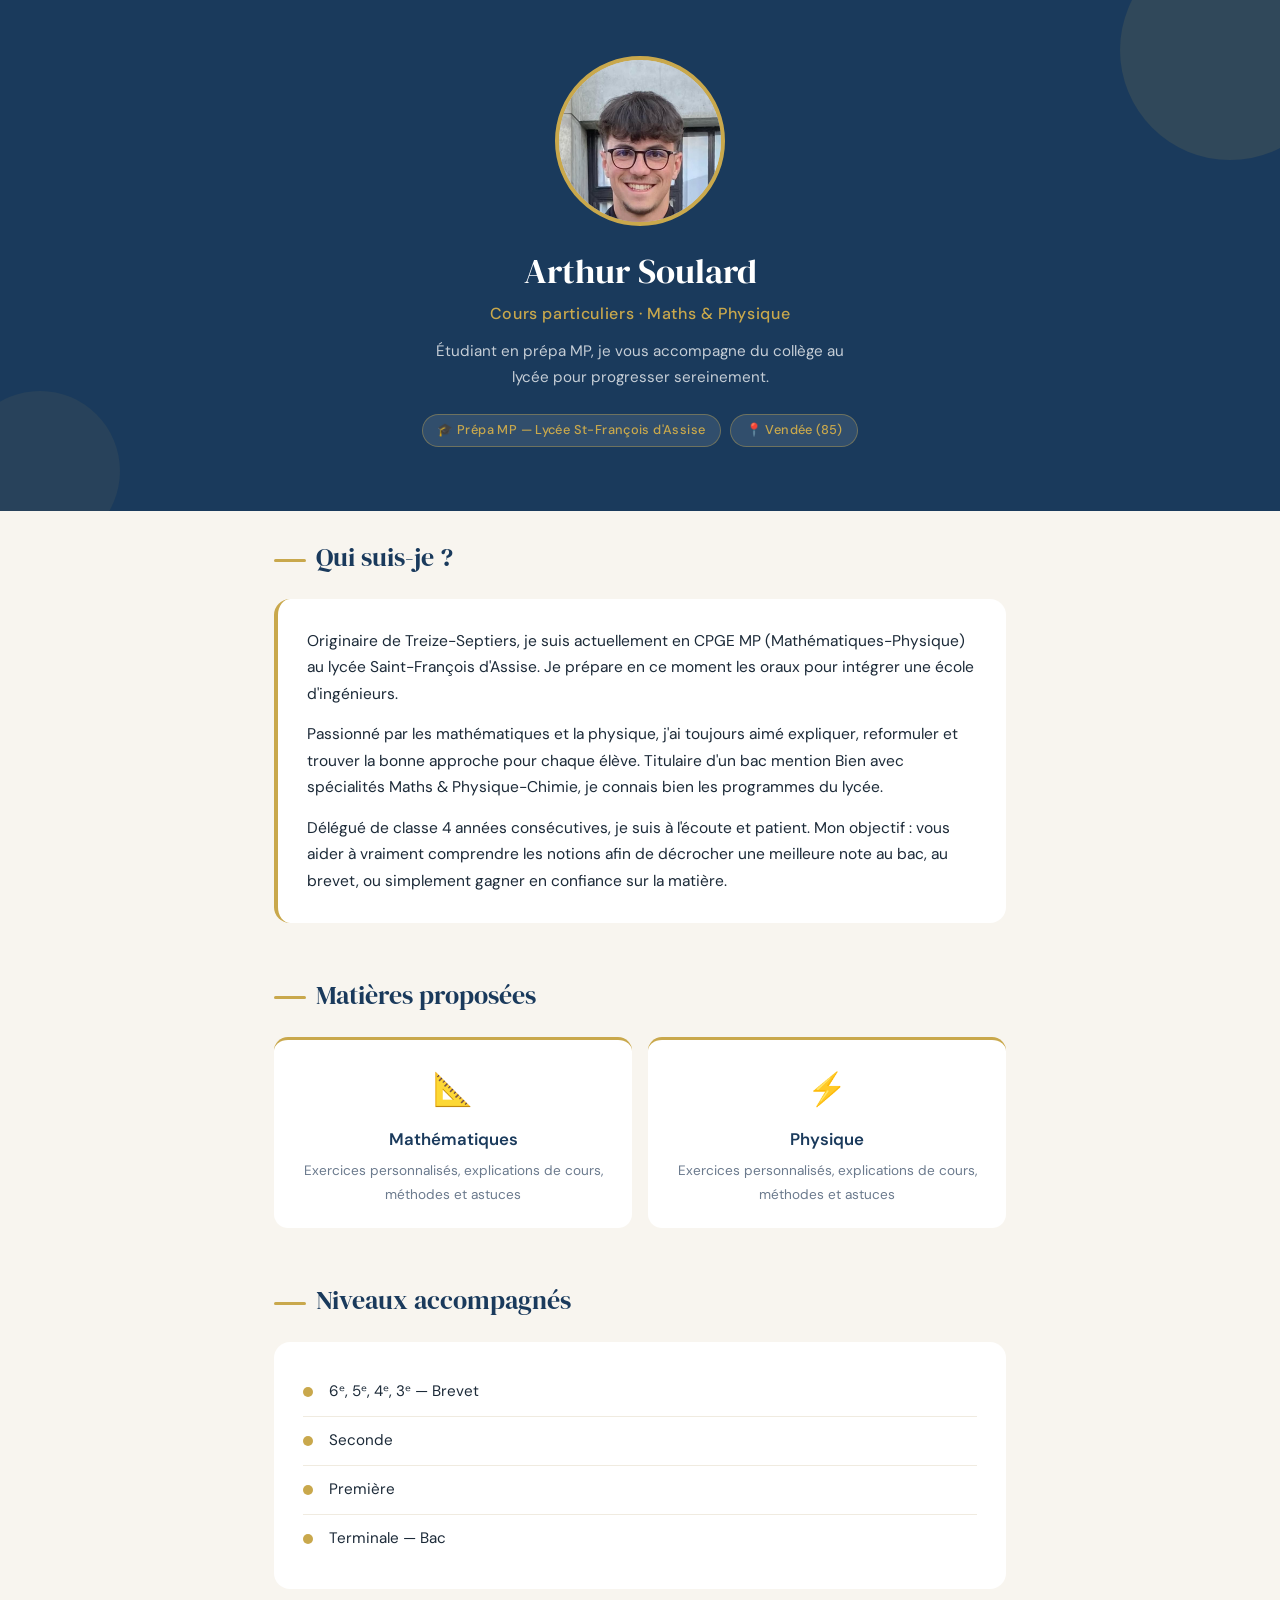
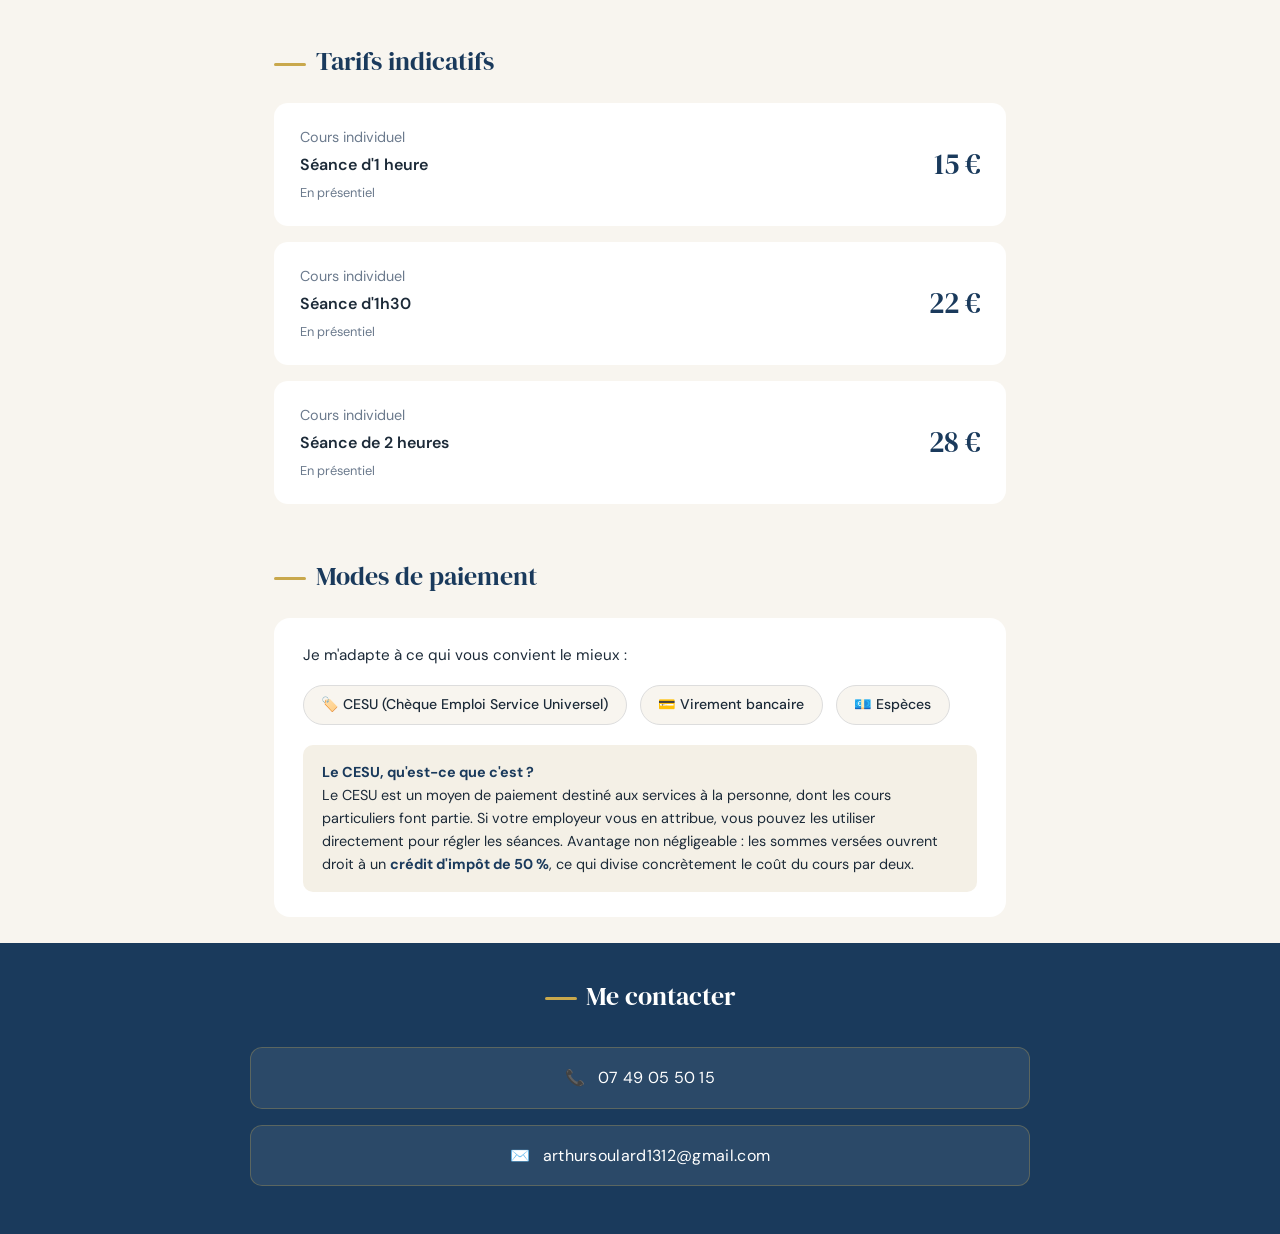
<file: Cours particulier.html>
<!DOCTYPE html>
<html lang="fr">
<head>
<meta charset="UTF-8">
<meta name="viewport" content="width=device-width, initial-scale=1.0">
<title>Arthur Soulard — Cours particuliers Maths & Physique</title>
<link href="https://fonts.googleapis.com/css2?family=DM+Serif+Display:ital@0;1&family=DM+Sans:wght@300;400;500;600&display=swap" rel="stylesheet">
<style>
  :root {
    --bleu: #1a3a5c;
    --or: #c9a84c;
    --creme: #f8f5ef;
    --texte: #1c2a38;
    --gris: #6b7a8d;
    --blanc: #ffffff;
  }

  * { margin: 0; padding: 0; box-sizing: border-box; }

  body {
    font-family: "DM Sans", sans-serif;
    background: var(--creme);
    color: var(--texte);
    line-height: 1.7;
  }

  /* HERO */
  .hero {
    background: var(--bleu);
    padding: 3.5rem 2rem 4rem;
    display: flex;
    flex-direction: column;
    align-items: center;
    text-align: center;
    position: relative;
    overflow: hidden;
  }
  .hero::before {
    content: "";
    position: absolute;
    top: -60px; right: -60px;
    width: 220px; height: 220px;
    border-radius: 50%;
    background: rgba(201,168,76,.12);
  }
  .hero::after {
    content: "";
    position: absolute;
    bottom: -40px; left: -40px;
    width: 160px; height: 160px;
    border-radius: 50%;
    background: rgba(201,168,76,.08);
  }

  .photo-wrapper {
    width: 170px; height: 170px;
    border-radius: 50%;
    border: 4px solid var(--or);
    overflow: hidden;
    margin-bottom: 1.5rem;
    position: relative; z-index: 1;
    flex-shrink: 0;
    background: #ccc;
  }
  .photo-wrapper img {
    width: 100%;
    height: 180%;
    object-fit: cover;
    object-position: center 0%;
    margin-top: -25%;
  }

  .hero h1 {
    font-family: "DM Serif Display", serif;
    color: var(--blanc);
    font-size: 2.2rem;
    font-weight: 400;
    line-height: 1.2;
    position: relative; z-index: 1;
  }
  .hero .tagline {
    color: var(--or);
    font-size: 1rem;
    font-weight: 500;
    letter-spacing: .04em;
    margin-top: .5rem;
    position: relative; z-index: 1;
  }
  .hero .subtitle {
    color: rgba(255,255,255,.75);
    font-size: .95rem;
    margin-top: .75rem;
    max-width: 420px;
    position: relative; z-index: 1;
  }
  .badge-row {
    display: flex;
    gap: .6rem;
    flex-wrap: wrap;
    justify-content: center;
    margin-top: 1.4rem;
    position: relative; z-index: 1;
  }
  .badge {
    background: rgba(255,255,255,.1);
    border: 1px solid rgba(201,168,76,.4);
    color: var(--or);
    font-size: .8rem;
    font-weight: 500;
    padding: .3rem .9rem;
    border-radius: 20px;
    letter-spacing: .03em;
  }

  /* SECTIONS */
  section { padding: 1.6rem 1.5rem; max-width: 780px; margin: 0 auto; }

  h2 {
    font-family: "DM Serif Display", serif;
    font-size: 1.6rem;
    font-weight: 400;
    color: var(--bleu);
    margin-bottom: 1.2rem;
  }
  h2 span {
    display: inline-block;
    width: 32px; height: 3px;
    background: var(--or);
    vertical-align: middle;
    margin-right: .6rem;
    border-radius: 2px;
  }

  /* À PROPOS */
  .about-card {
    background: var(--blanc);
    border-radius: 16px;
    padding: 1.8rem;
    border-left: 4px solid var(--or);
    font-size: .97rem;
    color: var(--texte);
  }
  .about-card p + p { margin-top: .9rem; }

  /* MATIÈRES */
  .matieres {
    display: grid;
    grid-template-columns: 1fr 1fr;
    gap: 1rem;
    margin-top: .2rem;
  }
  .matiere-card {
    background: var(--blanc);
    border-radius: 14px;
    padding: 1.4rem 1.2rem;
    border-top: 3px solid var(--or);
    text-align: center;
  }
  .matiere-card .icon { font-size: 2rem; margin-bottom: .5rem; }
  .matiere-card h3 { color: var(--bleu); font-size: 1.05rem; font-weight: 600; }
  .matiere-card p { color: var(--gris); font-size: .85rem; margin-top: .4rem; }

  /* NIVEAUX */
  .niveaux {
    background: var(--blanc);
    border-radius: 16px;
    padding: 1.6rem 1.8rem;
  }
  .niveau-item {
    display: flex;
    align-items: center;
    gap: 1rem;
    padding: .7rem 0;
    border-bottom: 1px solid #f0ebe0;
    font-size: .95rem;
  }
  .niveau-item:last-child { border-bottom: none; }
  .niveau-dot {
    width: 10px; height: 10px;
    border-radius: 50%;
    background: var(--or);
    flex-shrink: 0;
  }

  /* TARIFS */
  .tarifs {
    display: grid;
    gap: 1rem;
  }
  .tarif-card {
    background: var(--blanc);
    border-radius: 14px;
    padding: 1.4rem 1.6rem;
    display: flex;
    justify-content: space-between;
    align-items: center;
  }
  .tarif-label { font-size: .9rem; color: var(--gris); }
  .tarif-titre { font-weight: 600; font-size: 1rem; margin-top: .1rem; }
  .tarif-prix { font-family: "DM Serif Display", serif; font-size: 1.8rem; color: var(--bleu); }
  .tarif-detail { font-size: .8rem; color: var(--gris); margin-top: .2rem; }

  /* PAIEMENT */
  .paiement-bloc {
    background: var(--blanc);
    border-radius: 16px;
    padding: 1.6rem 1.8rem;
  }
  .paiement-options {
    display: flex;
    gap: .8rem;
    flex-wrap: wrap;
    margin-top: 1rem;
  }
  .pay-pill {
    background: var(--creme);
    border: 1.5px solid #ddd;
    border-radius: 30px;
    padding: .45rem 1.1rem;
    font-size: .88rem;
    font-weight: 500;
    color: var(--texte);
  }
  .pay-pill.highlight {
    border-color: var(--or);
    background: #fdf8ee;
    color: var(--bleu);
  }
  .cesu-info {
    margin-top: 1.2rem;
    background: #f4f0e6;
    border-radius: 10px;
    padding: 1rem 1.2rem;
    font-size: .9rem;
    color: var(--texte);
    line-height: 1.6;
  }
  .cesu-info strong { color: var(--bleu); }

  /* CONTACT */
  .contact-section {
    background: var(--bleu);
    padding: 2rem 1.5rem 3rem;
    text-align: center;
  }
  .contact-section h2 { color: var(--blanc); }
  .contact-section h2 span { background: var(--or); }

  .contact-infos {
    max-width: 780px;
    margin: 1.8rem auto 0;
    display: flex;
    flex-direction: column;
    gap: 1rem;
  }
  .contact-ligne {
    background: rgba(255,255,255,.08);
    border: 1px solid rgba(201,168,76,.3);
    border-radius: 12px;
    padding: 1rem 1.5rem;
    color: var(--blanc);
    font-size: 1rem;
    display: flex;
    align-items: center;
    justify-content: center;
    gap: .8rem;
  }
  .contact-ligne span { letter-spacing: .02em; }

  /* FOOTER */
  footer {
    background: #11253b;
    color: rgba(255,255,255,.4);
    text-align: center;
    font-size: .8rem;
    padding: 1.2rem;
  }

  @media (max-width: 480px) {
    .hero h1 { font-size: 1.8rem; }
    .matieres { grid-template-columns: 1fr; }
  }
</style>
</head>
<body>

<!-- HERO -->
<div class="hero">
  <div class="photo-wrapper">
    <img src="[data-uri]" alt="Arthur Soulard">
  </div>
  <h1>Arthur Soulard</h1>
  <p class="tagline">Cours particuliers · Maths &amp; Physique</p>
  <p class="subtitle">Étudiant en prépa MP, je vous accompagne du collège au lycée pour progresser sereinement.</p>
  <div class="badge-row">
    <span class="badge">🎓 Prépa MP — Lycée St-François d'Assise</span>
    <span class="badge">📍 Vendée (85)</span>
  </div>
</div>

<!-- À PROPOS -->
<section>
  <h2><span></span>Qui suis-je ?</h2>
  <div class="about-card">
    <p>Originaire de Treize-Septiers, je suis actuellement en CPGE MP (Mathématiques-Physique) au lycée Saint-François d'Assise. Je prépare en ce moment les oraux pour intégrer une école d'ingénieurs.</p>
    <p>Passionné par les mathématiques et la physique, j'ai toujours aimé expliquer, reformuler et trouver la bonne approche pour chaque élève. Titulaire d'un bac mention Bien avec spécialités Maths &amp; Physique-Chimie, je connais bien les programmes du lycée.</p>
    <p>Délégué de classe 4 années consécutives, je suis à l'écoute et patient. Mon objectif : vous aider à vraiment comprendre les notions afin de décrocher une meilleure note au bac, au brevet, ou simplement gagner en confiance sur la matière.</p>
  </div>
</section>

<!-- MATIÈRES -->
<section>
  <h2><span></span>Matières proposées</h2>
  <div class="matieres">
    <div class="matiere-card">
      <div class="icon">📐</div>
      <h3>Mathématiques</h3>
      <p>Exercices personnalisés, explications de cours, méthodes et astuces</p>
    </div>
    <div class="matiere-card">
      <div class="icon">⚡</div>
      <h3>Physique</h3>
      <p>Exercices personnalisés, explications de cours, méthodes et astuces</p>
    </div>
  </div>
</section>

<!-- NIVEAUX -->
<section>
  <h2><span></span>Niveaux accompagnés</h2>
  <div class="niveaux">
    <div class="niveau-item"><div class="niveau-dot"></div>6ᵉ, 5ᵉ, 4ᵉ, 3ᵉ — Brevet</div>
    <div class="niveau-item"><div class="niveau-dot"></div>Seconde</div>
    <div class="niveau-item"><div class="niveau-dot"></div>Première</div>
    <div class="niveau-item"><div class="niveau-dot"></div>Terminale — Bac</div>
  </div>
</section>

<!-- TARIFS -->
<section>
  <h2><span></span>Tarifs indicatifs</h2>
  <div class="tarifs">
    <div class="tarif-card">
      <div>
        <div class="tarif-label">Cours individuel</div>
        <div class="tarif-titre">Séance d'1 heure</div>
        <div class="tarif-detail">En présentiel</div>
      </div>
      <div class="tarif-prix">15 €</div>
    </div>
    <div class="tarif-card">
      <div>
        <div class="tarif-label">Cours individuel</div>
        <div class="tarif-titre">Séance d'1h30</div>
        <div class="tarif-detail">En présentiel</div>
      </div>
      <div class="tarif-prix">22 €</div>
    </div>
    <div class="tarif-card">
      <div>
        <div class="tarif-label">Cours individuel</div>
        <div class="tarif-titre">Séance de 2 heures</div>
        <div class="tarif-detail">En présentiel</div>
      </div>
      <div class="tarif-prix">28 €</div>
    </div>
  </div>
</section>

<!-- PAIEMENT -->
<section>
  <h2><span></span>Modes de paiement</h2>
  <div class="paiement-bloc">
    <p style="font-size:.95rem;">Je m'adapte à ce qui vous convient le mieux :</p>
    <div class="paiement-options">
      <span class="pay-pill">🏷️ CESU (Chèque Emploi Service Universel)</span>
      <span class="pay-pill">💳 Virement bancaire</span>
      <span class="pay-pill">💶 Espèces</span>
    </div>
    <div class="cesu-info">
      <strong>Le CESU, qu'est-ce que c'est ?</strong><br>
      Le CESU est un moyen de paiement destiné aux services à la personne, dont les cours particuliers font partie. Si votre employeur vous en attribue, vous pouvez les utiliser directement pour régler les séances. Avantage non négligeable : les sommes versées ouvrent droit à un <strong>crédit d'impôt de 50 %</strong>, ce qui divise concrètement le coût du cours par deux.
    </div>
  </div>
</section>

<!-- CONTACT -->
<div class="contact-section">
  <h2><span></span>Me contacter</h2>
  <div class="contact-infos">
    <div class="contact-ligne">📞 <span>07 49 05 50 15</span></div>
    <div class="contact-ligne">✉️ <span>arthursoulard1312&#64;gmail&#46;com</span></div>
  </di
</file>
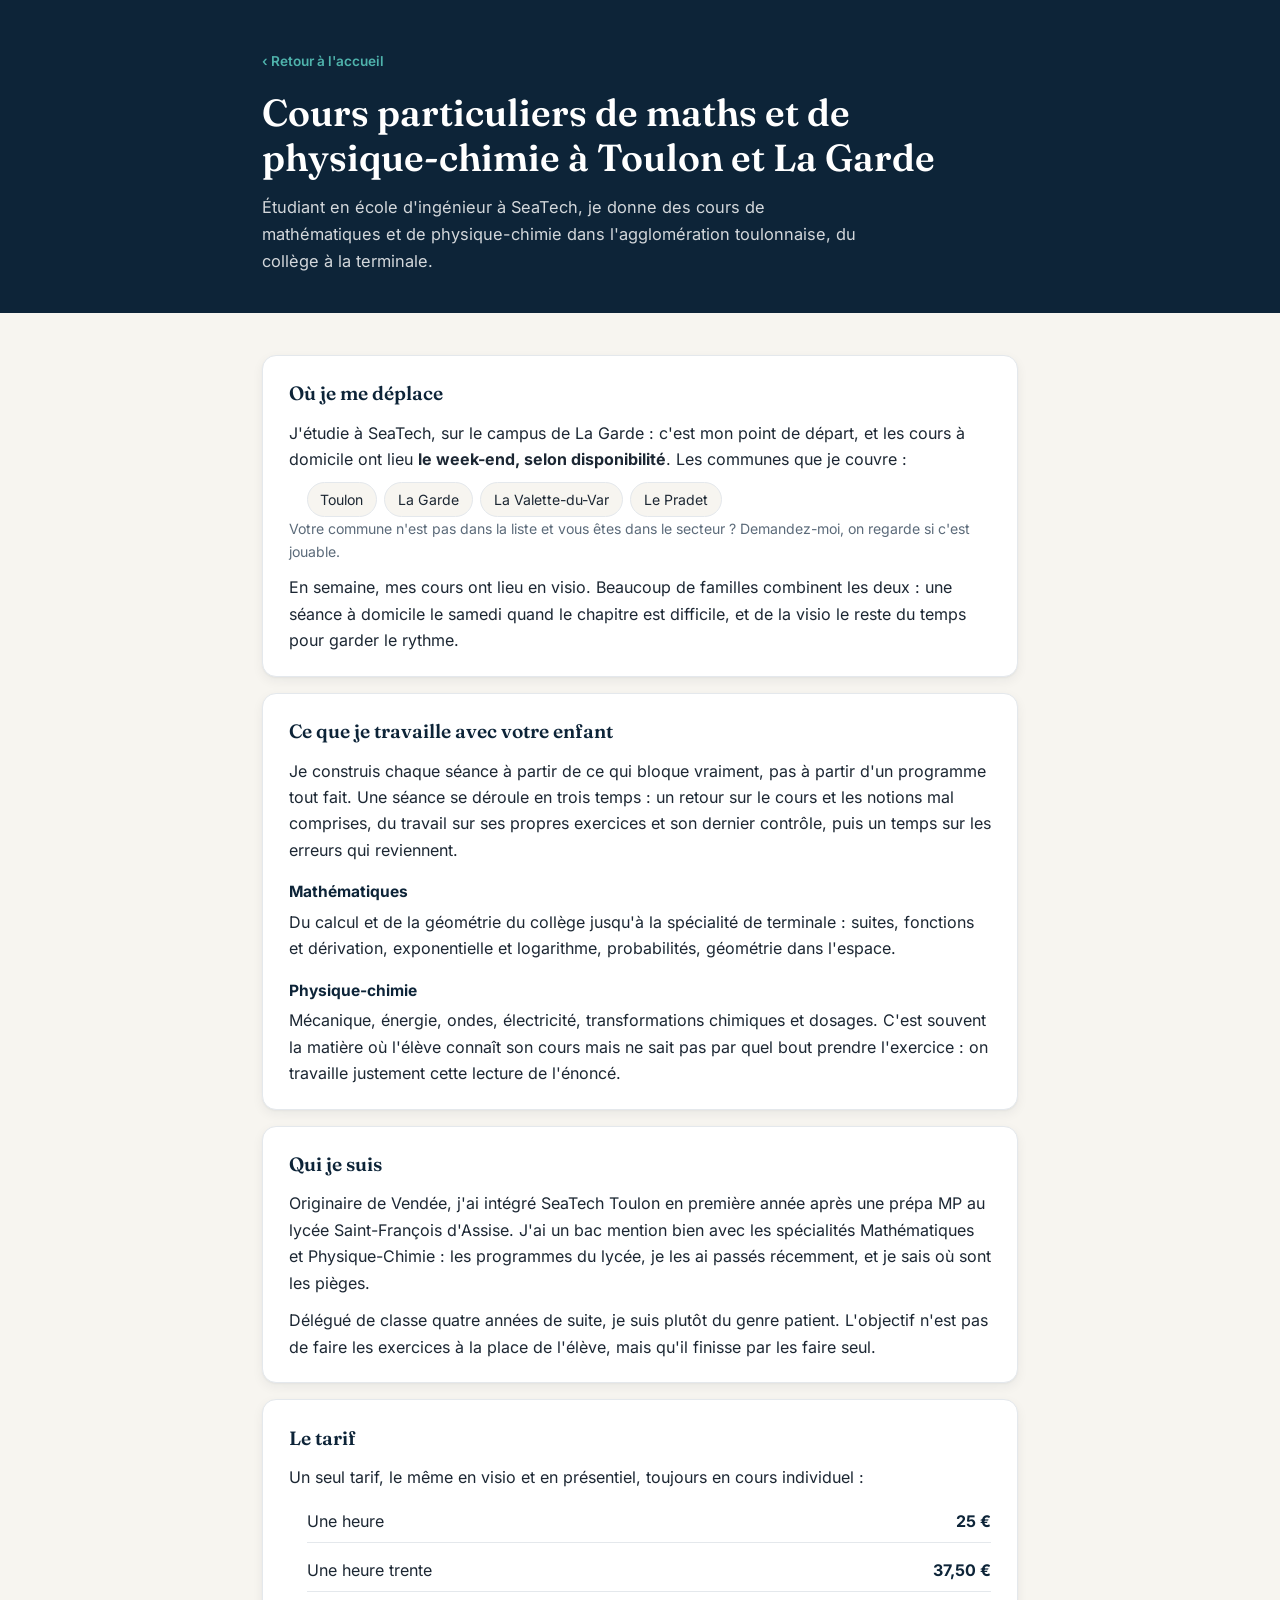
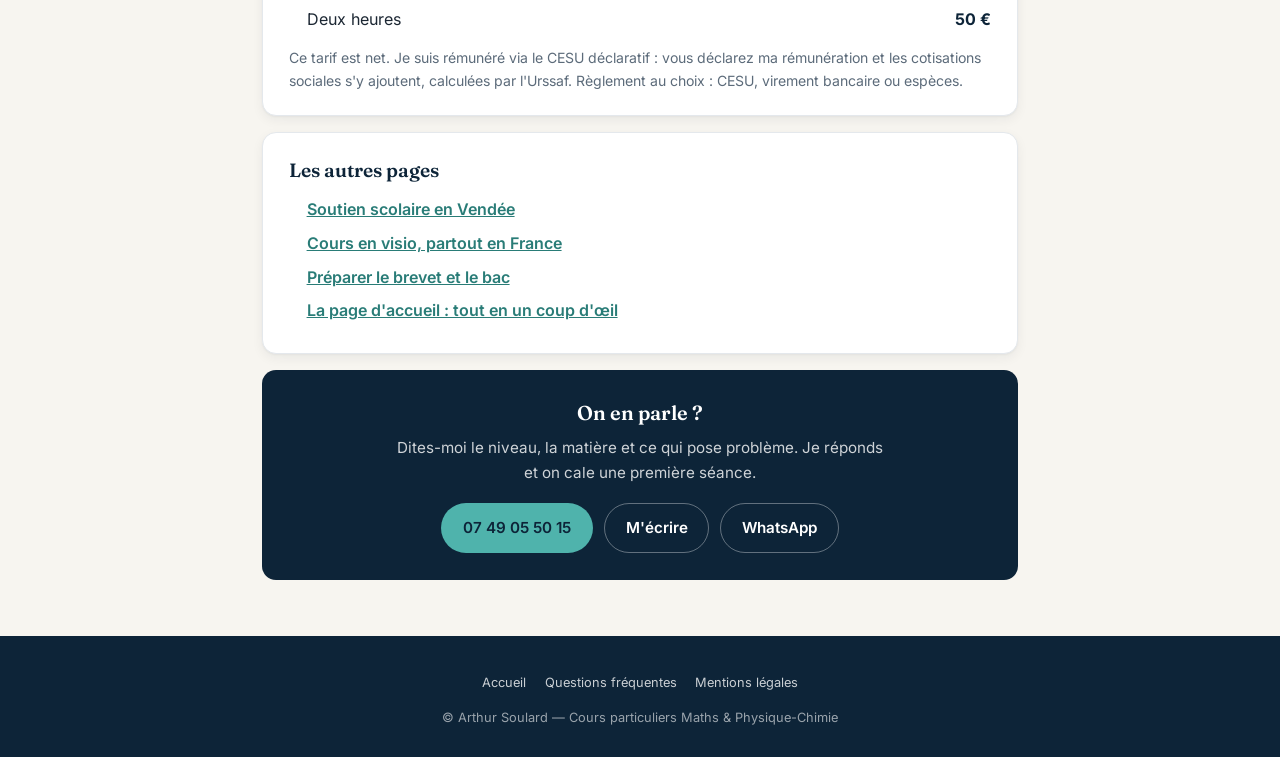
<file: cours-maths-physique-toulon.html>
<!DOCTYPE html>
<html lang="fr">
<head>
<meta charset="UTF-8">
<meta name="format-detection" content="telephone=no">
<meta name="viewport" content="width=device-width, initial-scale=1.0">
<title>Cours particuliers maths et physique-chimie à Toulon et La Garde</title>
<meta name="description" content="Cours particuliers de maths et de physique-chimie à Toulon, La Garde et alentour, du collège à la terminale. 25 € net de l'heure, le week-end.">
<meta name="robots" content="index, follow, noimageindex, max-image-preview:none">
<meta name="googlebot" content="index, follow, noimageindex, max-image-preview:none">
<link rel="canonical" href="https://arthur-soulard.github.io/cours-maths-physique-toulon.html">
<meta property="og:title" content="Cours particuliers maths et physique-chimie à Toulon et La Garde">
<meta property="og:description" content="Cours particuliers de maths et de physique-chimie à Toulon, La Garde et alentour, du collège à la terminale. 25 € net de l'heure, le week-end.">
<meta property="og:type" content="website">
<meta property="og:url" content="https://arthur-soulard.github.io/cours-maths-physique-toulon.html">
<meta property="og:locale" content="fr_FR">
<link rel="icon" href="/favicon.ico" sizes="any">
<link rel="apple-touch-icon" href="/apple-touch-icon.png">
<meta name="theme-color" content="#0d2438">
<meta name="referrer" content="strict-origin-when-cross-origin">
<meta http-equiv="Content-Security-Policy" content="default-src 'self'; style-src 'self' 'unsafe-inline'; script-src 'self' 'unsafe-inline' https://gc.zgo.at; img-src 'self' data: https://arthur-soulard.goatcounter.com; font-src 'self'; connect-src 'self' https://arthur-soulard.goatcounter.com; base-uri 'self'; form-action 'none'; object-src 'none'">
<link rel="preload" href="/fonts/inter-latin-var.woff2" as="font" type="font/woff2" crossorigin>
<link rel="preload" href="/fonts/fraunces-latin-var.woff2" as="font" type="font/woff2" crossorigin>
<link rel="stylesheet" href="/pages.css">
<script type="application/ld+json">
{
  "@context": "https://schema.org",
  "@graph": [
    {
      "@type": "WebPage",
      "@id": "https://arthur-soulard.github.io/cours-maths-physique-toulon.html#page",
      "url": "https://arthur-soulard.github.io/cours-maths-physique-toulon.html",
      "name": "Cours particuliers maths et physique-chimie à Toulon et La Garde",
      "description": "Cours particuliers de maths et de physique-chimie à Toulon, La Garde et alentour, du collège à la terminale. 25 € net de l'heure, le week-end.",
      "inLanguage": "fr-FR",
      "isPartOf": {
        "@id": "https://arthur-soulard.github.io/#site"
      },
      "breadcrumb": {
        "@id": "https://arthur-soulard.github.io/cours-maths-physique-toulon.html#fil"
      }
    },
    {
      "@type": "BreadcrumbList",
      "@id": "https://arthur-soulard.github.io/cours-maths-physique-toulon.html#fil",
      "itemListElement": [
        {
          "@type": "ListItem",
          "position": 1,
          "name": "Accueil",
          "item": "https://arthur-soulard.github.io/"
        },
        {
          "@type": "ListItem",
          "position": 2,
          "name": "Cours à Toulon et La Garde",
          "item": "https://arthur-soulard.github.io/cours-maths-physique-toulon.html"
        }
      ]
    },
    {
      "@type": "Service",
      "@id": "https://arthur-soulard.github.io/cours-maths-physique-toulon.html#service",
      "name": "Cours particuliers maths et physique-chimie à Toulon et La Garde",
      "serviceType": "Cours particuliers de mathématiques et de physique-chimie",
      "provider": {
        "@id": "https://arthur-soulard.github.io/#activite"
      },
      "areaServed": [
        {
          "@type": "City",
          "name": "Toulon",
          "containedInPlace": {
            "@type": "AdministrativeArea",
            "name": "Var"
          }
        },
        {
          "@type": "City",
          "name": "La Garde",
          "containedInPlace": {
            "@type": "AdministrativeArea",
            "name": "Var"
          }
        },
        {
          "@type": "City",
          "name": "La Valette-du-Var",
          "containedInPlace": {
            "@type": "AdministrativeArea",
            "name": "Var"
          }
        },
        {
          "@type": "City",
          "name": "Le Pradet",
          "containedInPlace": {
            "@type": "AdministrativeArea",
            "name": "Var"
          }
        }
      ],
      "offers": {
        "@type": "Offer",
        "price": "25",
        "priceCurrency": "EUR",
        "availability": "https://schema.org/InStock"
      }
    }
  ]
}
</script>
</head>
<body>

<a class="saut-contenu" href="#contenu">Aller au contenu</a>

<header class="page-header">
  <div class="wrap">
    <a class="retour" href="/" data-goatcounter-click="toulon-retour-accueil">&#8249; Retour &agrave; l'accueil</a>
    <h1>Cours particuliers de maths et de physique-chimie &agrave; Toulon et La Garde</h1>
    <p class="lead-page">&Eacute;tudiant en &eacute;cole d'ing&eacute;nieur &agrave; SeaTech, je donne des cours de math&eacute;matiques et de physique-chimie dans l'agglom&eacute;ration toulonnaise, du coll&egrave;ge &agrave; la terminale.</p>
  </div>
</header>

<main id="contenu">
  <div class="wrap">
    <section class="bloc">
      <h2>O&ugrave; je me d&eacute;place</h2>
      <p>J'&eacute;tudie &agrave; SeaTech, sur le campus de La Garde&nbsp;: c'est mon point de d&eacute;part, et les cours &agrave; domicile ont lieu <strong>le week-end, selon disponibilit&eacute;</strong>. Les communes que je couvre&nbsp;:</p>
      <ul class="communes">
        <li>Toulon</li>
        <li>La Garde</li>
        <li>La Valette-du-Var</li>
        <li>Le Pradet</li>
      </ul>
      <p class="note">Votre commune n'est pas dans la liste et vous &ecirc;tes dans le secteur&nbsp;? Demandez-moi, on regarde si c'est jouable.</p>
      <p>En semaine, mes cours ont lieu en visio. Beaucoup de familles combinent les deux&nbsp;: une s&eacute;ance &agrave; domicile le samedi quand le chapitre est difficile, et de la visio le reste du temps pour garder le rythme.</p>
    </section>

    <section class="bloc">
      <h2>Ce que je travaille avec votre enfant</h2>
      <p>Je construis chaque s&eacute;ance &agrave; partir de ce qui bloque vraiment, pas &agrave; partir d'un programme tout fait. Une s&eacute;ance se d&eacute;roule en trois temps&nbsp;: un retour sur le cours et les notions mal comprises, du travail sur ses propres exercices et son dernier contr&ocirc;le, puis un temps sur les erreurs qui reviennent.</p>
      <h3>Math&eacute;matiques</h3>
      <p>Du calcul et de la g&eacute;om&eacute;trie du coll&egrave;ge jusqu'&agrave; la sp&eacute;cialit&eacute; de terminale&nbsp;: suites, fonctions et d&eacute;rivation, exponentielle et logarithme, probabilit&eacute;s, g&eacute;om&eacute;trie dans l'espace.</p>
      <h3>Physique-chimie</h3>
      <p>M&eacute;canique, &eacute;nergie, ondes, &eacute;lectricit&eacute;, transformations chimiques et dosages. C'est souvent la mati&egrave;re o&ugrave; l'&eacute;l&egrave;ve conna&icirc;t son cours mais ne sait pas par quel bout prendre l'exercice&nbsp;: on travaille justement cette lecture de l'&eacute;nonc&eacute;.</p>
    </section>

    <section class="bloc">
      <h2>Qui je suis</h2>
      <p>Originaire de Vend&eacute;e, j'ai int&eacute;gr&eacute; SeaTech Toulon en premi&egrave;re ann&eacute;e apr&egrave;s une pr&eacute;pa MP au lyc&eacute;e Saint-Fran&ccedil;ois d'Assise. J'ai un bac mention bien avec les sp&eacute;cialit&eacute;s Math&eacute;matiques et Physique-Chimie&nbsp;: les programmes du lyc&eacute;e, je les ai pass&eacute;s r&eacute;cemment, et je sais o&ugrave; sont les pi&egrave;ges.</p>
      <p>D&eacute;l&eacute;gu&eacute; de classe quatre ann&eacute;es de suite, je suis plut&ocirc;t du genre patient. L'objectif n'est pas de faire les exercices &agrave; la place de l'&eacute;l&egrave;ve, mais qu'il finisse par les faire seul.</p>
    </section>
    <section class="bloc">
      <h2>Le tarif</h2>
      <p>Un seul tarif, le m&ecirc;me en visio et en pr&eacute;sentiel, toujours en cours individuel&nbsp;:</p>
      <ul class="tarifs-lignes">
        <li><span>Une heure</span><span class="prix">25&nbsp;&euro;</span></li>
        <li><span>Une heure trente</span><span class="prix">37,50&nbsp;&euro;</span></li>
        <li><span>Deux heures</span><span class="prix">50&nbsp;&euro;</span></li>
      </ul>
      <p class="note">Ce tarif est net. Je suis r&eacute;mun&eacute;r&eacute; via le CESU d&eacute;claratif&nbsp;: vous d&eacute;clarez ma r&eacute;mun&eacute;ration et les cotisations sociales s'y ajoutent, calcul&eacute;es par l'Urssaf. R&egrave;glement au choix&nbsp;: CESU, virement bancaire ou esp&egrave;ces.</p>
    </section>

    <section class="bloc">
      <h2>Les autres pages</h2>
      <ul class="liens-pages">
        <li><a href="/soutien-scolaire-vendee.html" data-goatcounter-click="toulon-vers-vendee">Soutien scolaire en Vend&eacute;e</a></li>
        <li><a href="/cours-particuliers-visio.html" data-goatcounter-click="toulon-vers-visio">Cours en visio, partout en France</a></li>
        <li><a href="/preparation-bac-brevet.html" data-goatcounter-click="toulon-vers-examens">Pr&eacute;parer le brevet et le bac</a></li>
        <li><a href="/" data-goatcounter-click="toulon-vers-accueil" data-goatcounter-title="Page d'accueil">La page d'accueil&nbsp;: tout en un coup d'&oelig;il</a></li>
      </ul>
    </section>

    <section class="cta-bloc" style="margin-top:1rem">
      <h2>On en parle&nbsp;?</h2>
      <p>Dites-moi le niveau, la mati&egrave;re et ce qui pose probl&egrave;me. Je r&eacute;ponds et on cale une premi&egrave;re s&eacute;ance.</p>
      <div class="cta-liens">
        <a class="btn btn-primary" href="tel:+33749055015" data-goatcounter-click="toulon-telephone" data-goatcounter-title="Telephone (toulon)">07&nbsp;49&nbsp;05&nbsp;50&nbsp;15</a>
        <a class="btn btn-ghost" href="mailto:arthursoulard1312@gmail.com?subject=Cours%20particuliers" data-goatcounter-click="toulon-email" data-goatcounter-title="E-mail (toulon)">M'&eacute;crire</a>
        <a class="btn btn-ghost" href="https://wa.me/33749055015?text=Bonjour%20Arthur%2C%20je%20vous%20contacte%20au%20sujet%20de%20cours%20particuliers." target="_blank" rel="noopener noreferrer" data-goatcounter-click="toulon-whatsapp" data-goatcounter-title="WhatsApp (toulon)">WhatsApp</a>
      </div>
    </section>
  </div>
</main>

<footer>
  <div class="wrap">
    <div class="footer-nav">
      <a href="/">Accueil</a>
      <a href="/#faq">Questions fr&eacute;quentes</a>
      <a href="/mentions-legales.html">Mentions l&eacute;gales</a>
    </div>
    &copy; Arthur Soulard &mdash; Cours particuliers Maths &amp; Physique-Chimie
  </div>
</footer>

<script data-goatcounter="https://arthur-soulard.goatcounter.com/count"
        async src="https://gc.zgo.at/count.js"></script>
</body>
</html>
</file>
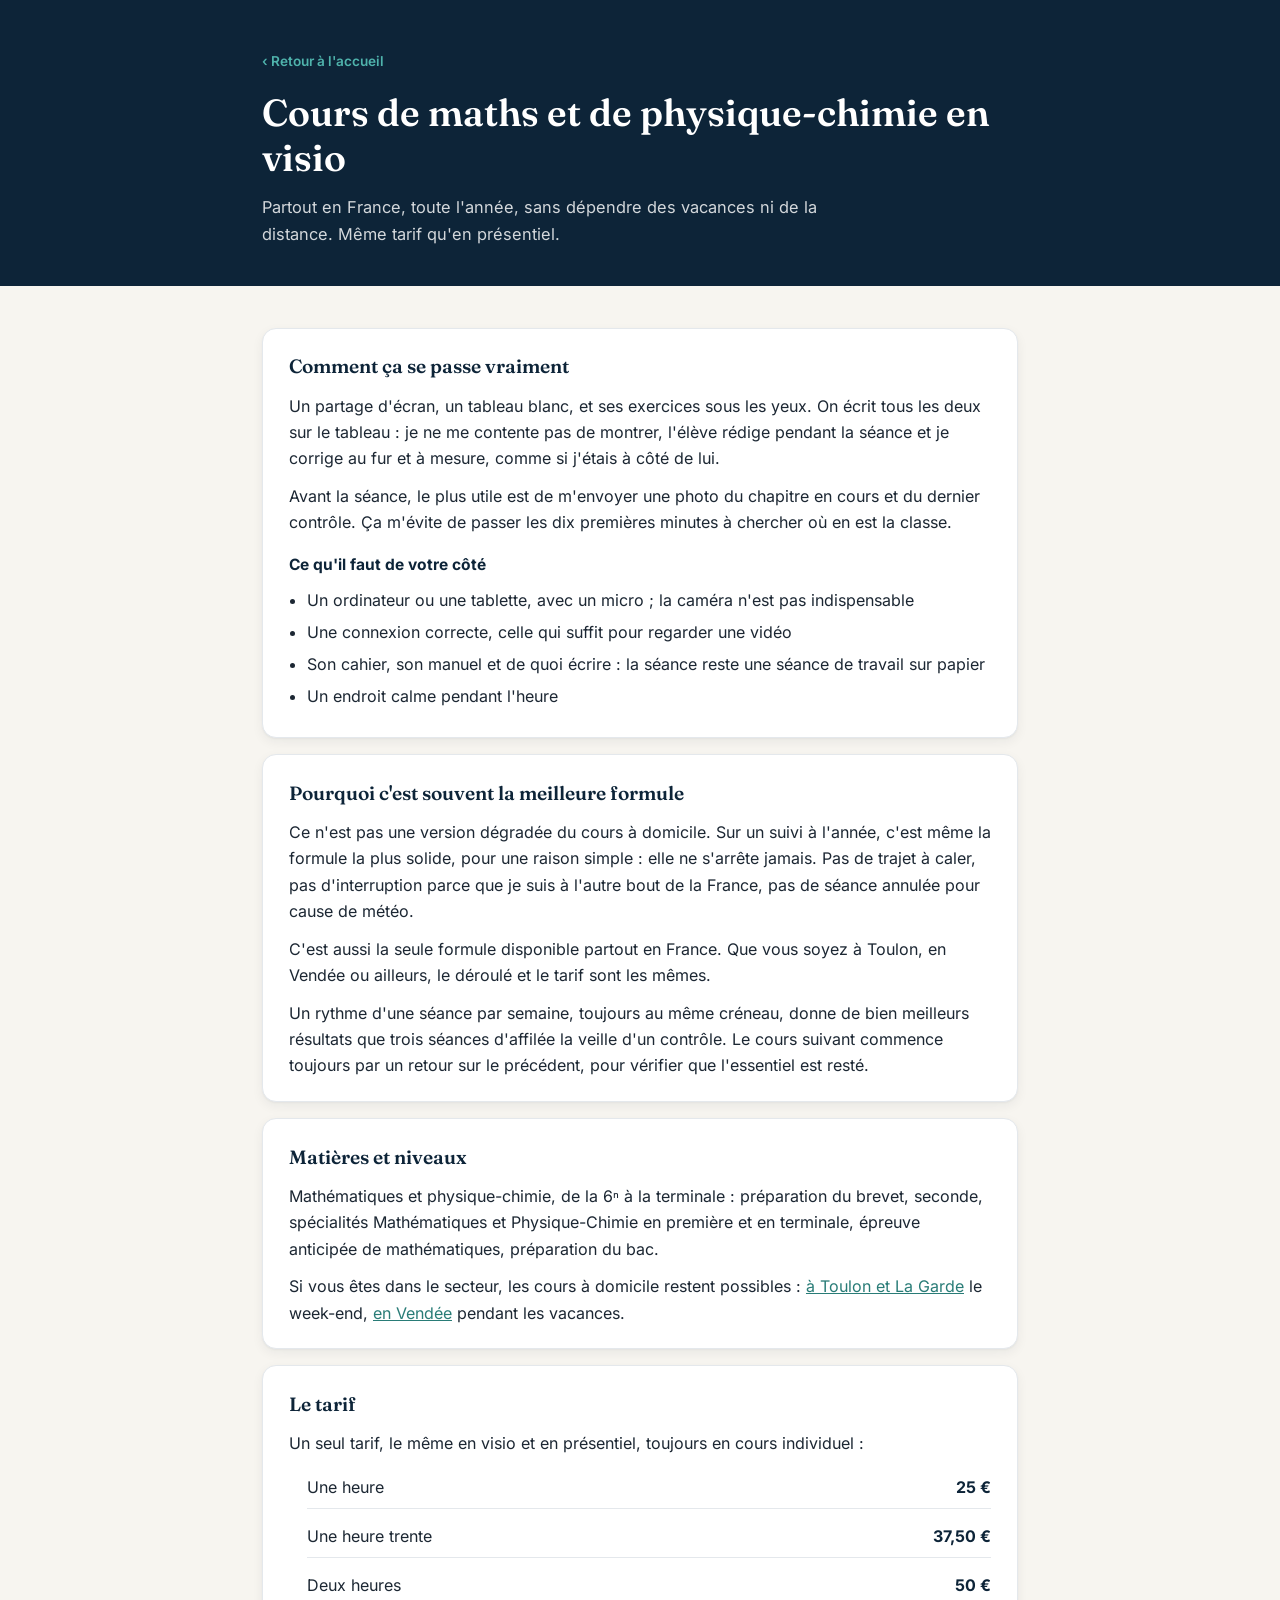
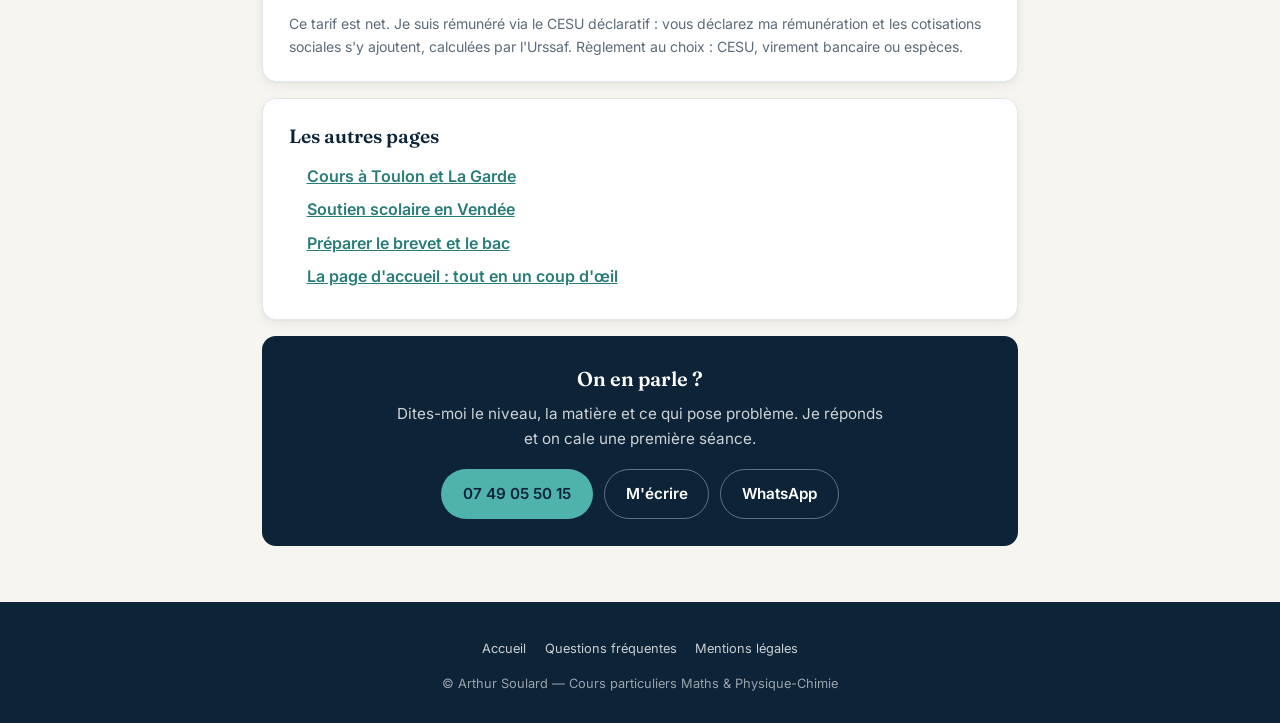
<file: cours-particuliers-visio.html>
<!DOCTYPE html>
<html lang="fr">
<head>
<meta charset="UTF-8">
<meta name="format-detection" content="telephone=no">
<meta name="viewport" content="width=device-width, initial-scale=1.0">
<title>Cours particuliers de maths et physique-chimie en visio</title>
<meta name="description" content="Cours particuliers de maths et de physique-chimie en visio, partout en France, toute l'année. Du collège à la terminale, 25 € net de l'heure.">
<meta name="robots" content="index, follow, noimageindex, max-image-preview:none">
<meta name="googlebot" content="index, follow, noimageindex, max-image-preview:none">
<link rel="canonical" href="https://arthur-soulard.github.io/cours-particuliers-visio.html">
<meta property="og:title" content="Cours particuliers de maths et physique-chimie en visio">
<meta property="og:description" content="Cours particuliers de maths et de physique-chimie en visio, partout en France, toute l'année. Du collège à la terminale, 25 € net de l'heure.">
<meta property="og:type" content="website">
<meta property="og:url" content="https://arthur-soulard.github.io/cours-particuliers-visio.html">
<meta property="og:locale" content="fr_FR">
<link rel="icon" href="/favicon.ico" sizes="any">
<link rel="apple-touch-icon" href="/apple-touch-icon.png">
<meta name="theme-color" content="#0d2438">
<meta name="referrer" content="strict-origin-when-cross-origin">
<meta http-equiv="Content-Security-Policy" content="default-src 'self'; style-src 'self' 'unsafe-inline'; script-src 'self' 'unsafe-inline' https://gc.zgo.at; img-src 'self' data: https://arthur-soulard.goatcounter.com; font-src 'self'; connect-src 'self' https://arthur-soulard.goatcounter.com; base-uri 'self'; form-action 'none'; object-src 'none'">
<link rel="preload" href="/fonts/inter-latin-var.woff2" as="font" type="font/woff2" crossorigin>
<link rel="preload" href="/fonts/fraunces-latin-var.woff2" as="font" type="font/woff2" crossorigin>
<link rel="stylesheet" href="/pages.css">
<script type="application/ld+json">
{
  "@context": "https://schema.org",
  "@graph": [
    {
      "@type": "WebPage",
      "@id": "https://arthur-soulard.github.io/cours-particuliers-visio.html#page",
      "url": "https://arthur-soulard.github.io/cours-particuliers-visio.html",
      "name": "Cours particuliers de maths et physique-chimie en visio",
      "description": "Cours particuliers de maths et de physique-chimie en visio, partout en France, toute l'année. Du collège à la terminale, 25 € net de l'heure.",
      "inLanguage": "fr-FR",
      "isPartOf": {
        "@id": "https://arthur-soulard.github.io/#site"
      },
      "breadcrumb": {
        "@id": "https://arthur-soulard.github.io/cours-particuliers-visio.html#fil"
      }
    },
    {
      "@type": "BreadcrumbList",
      "@id": "https://arthur-soulard.github.io/cours-particuliers-visio.html#fil",
      "itemListElement": [
        {
          "@type": "ListItem",
          "position": 1,
          "name": "Accueil",
          "item": "https://arthur-soulard.github.io/"
        },
        {
          "@type": "ListItem",
          "position": 2,
          "name": "Cours en visio, partout en France",
          "item": "https://arthur-soulard.github.io/cours-particuliers-visio.html"
        }
      ]
    },
    {
      "@type": "Service",
      "@id": "https://arthur-soulard.github.io/cours-particuliers-visio.html#service",
      "name": "Cours particuliers de maths et physique-chimie en visio",
      "serviceType": "Cours particuliers de mathématiques et de physique-chimie",
      "provider": {
        "@id": "https://arthur-soulard.github.io/#activite"
      },
      "areaServed": [
        {
          "@type": "Country",
          "name": "France"
        }
      ],
      "offers": {
        "@type": "Offer",
        "price": "25",
        "priceCurrency": "EUR",
        "availability": "https://schema.org/InStock"
      }
    }
  ]
}
</script>
</head>
<body>

<a class="saut-contenu" href="#contenu">Aller au contenu</a>

<header class="page-header">
  <div class="wrap">
    <a class="retour" href="/" data-goatcounter-click="visio-retour-accueil">&#8249; Retour &agrave; l'accueil</a>
    <h1>Cours de maths et de physique-chimie en visio</h1>
    <p class="lead-page">Partout en France, toute l'ann&eacute;e, sans d&eacute;pendre des vacances ni de la distance. M&ecirc;me tarif qu'en pr&eacute;sentiel.</p>
  </div>
</header>

<main id="contenu">
  <div class="wrap">
    <section class="bloc">
      <h2>Comment &ccedil;a se passe vraiment</h2>
      <p>Un partage d'&eacute;cran, un tableau blanc, et ses exercices sous les yeux. On &eacute;crit tous les deux sur le tableau&nbsp;: je ne me contente pas de montrer, l'&eacute;l&egrave;ve r&eacute;dige pendant la s&eacute;ance et je corrige au fur et &agrave; mesure, comme si j'&eacute;tais &agrave; c&ocirc;t&eacute; de lui.</p>
      <p>Avant la s&eacute;ance, le plus utile est de m'envoyer une photo du chapitre en cours et du dernier contr&ocirc;le. &Ccedil;a m'&eacute;vite de passer les dix premi&egrave;res minutes &agrave; chercher o&ugrave; en est la classe.</p>
      <h3>Ce qu'il faut de votre c&ocirc;t&eacute;</h3>
      <ul>
        <li>Un ordinateur ou une tablette, avec un micro&nbsp;; la cam&eacute;ra n'est pas indispensable</li>
        <li>Une connexion correcte, celle qui suffit pour regarder une vid&eacute;o</li>
        <li>Son cahier, son manuel et de quoi &eacute;crire&nbsp;: la s&eacute;ance reste une s&eacute;ance de travail sur papier</li>
        <li>Un endroit calme pendant l'heure</li>
      </ul>
    </section>

    <section class="bloc">
      <h2>Pourquoi c'est souvent la meilleure formule</h2>
      <p>Ce n'est pas une version d&eacute;grad&eacute;e du cours &agrave; domicile. Sur un suivi &agrave; l'ann&eacute;e, c'est m&ecirc;me la formule la plus solide, pour une raison simple&nbsp;: elle ne s'arr&ecirc;te jamais. Pas de trajet &agrave; caler, pas d'interruption parce que je suis &agrave; l'autre bout de la France, pas de s&eacute;ance annul&eacute;e pour cause de m&eacute;t&eacute;o.</p>
      <p>C'est aussi la seule formule disponible partout en France. Que vous soyez &agrave; Toulon, en Vend&eacute;e ou ailleurs, le d&eacute;roul&eacute; et le tarif sont les m&ecirc;mes.</p>
      <p>Un rythme d'une s&eacute;ance par semaine, toujours au m&ecirc;me cr&eacute;neau, donne de bien meilleurs r&eacute;sultats que trois s&eacute;ances d'affil&eacute;e la veille d'un contr&ocirc;le. Le cours suivant commence toujours par un retour sur le pr&eacute;c&eacute;dent, pour v&eacute;rifier que l'essentiel est rest&eacute;.</p>
    </section>

    <section class="bloc">
      <h2>Mati&egrave;res et niveaux</h2>
      <p>Math&eacute;matiques et physique-chimie, de la 6&#8319; &agrave; la terminale&nbsp;: pr&eacute;paration du brevet, seconde, sp&eacute;cialit&eacute;s Math&eacute;matiques et Physique-Chimie en premi&egrave;re et en terminale, &eacute;preuve anticip&eacute;e de math&eacute;matiques, pr&eacute;paration du bac.</p>
      <p>Si vous &ecirc;tes dans le secteur, les cours &agrave; domicile restent possibles&nbsp;: <a href="/cours-maths-physique-toulon.html">&agrave; Toulon et La Garde</a> le week-end, <a href="/soutien-scolaire-vendee.html">en Vend&eacute;e</a> pendant les vacances.</p>
    </section>
    <section class="bloc">
      <h2>Le tarif</h2>
      <p>Un seul tarif, le m&ecirc;me en visio et en pr&eacute;sentiel, toujours en cours individuel&nbsp;:</p>
      <ul class="tarifs-lignes">
        <li><span>Une heure</span><span class="prix">25&nbsp;&euro;</span></li>
        <li><span>Une heure trente</span><span class="prix">37,50&nbsp;&euro;</span></li>
        <li><span>Deux heures</span><span class="prix">50&nbsp;&euro;</span></li>
      </ul>
      <p class="note">Ce tarif est net. Je suis r&eacute;mun&eacute;r&eacute; via le CESU d&eacute;claratif&nbsp;: vous d&eacute;clarez ma r&eacute;mun&eacute;ration et les cotisations sociales s'y ajoutent, calcul&eacute;es par l'Urssaf. R&egrave;glement au choix&nbsp;: CESU, virement bancaire ou esp&egrave;ces.</p>
    </section>

    <section class="bloc">
      <h2>Les autres pages</h2>
      <ul class="liens-pages">
        <li><a href="/cours-maths-physique-toulon.html" data-goatcounter-click="visio-vers-toulon">Cours &agrave; Toulon et La Garde</a></li>
        <li><a href="/soutien-scolaire-vendee.html" data-goatcounter-click="visio-vers-vendee">Soutien scolaire en Vend&eacute;e</a></li>
        <li><a href="/preparation-bac-brevet.html" data-goatcounter-click="visio-vers-examens">Pr&eacute;parer le brevet et le bac</a></li>
        <li><a href="/" data-goatcounter-click="visio-vers-accueil" data-goatcounter-title="Page d'accueil">La page d'accueil&nbsp;: tout en un coup d'&oelig;il</a></li>
      </ul>
    </section>

    <section class="cta-bloc" style="margin-top:1rem">
      <h2>On en parle&nbsp;?</h2>
      <p>Dites-moi le niveau, la mati&egrave;re et ce qui pose probl&egrave;me. Je r&eacute;ponds et on cale une premi&egrave;re s&eacute;ance.</p>
      <div class="cta-liens">
        <a class="btn btn-primary" href="tel:+33749055015" data-goatcounter-click="visio-telephone" data-goatcounter-title="Telephone (visio)">07&nbsp;49&nbsp;05&nbsp;50&nbsp;15</a>
        <a class="btn btn-ghost" href="mailto:arthursoulard1312@gmail.com?subject=Cours%20particuliers" data-goatcounter-click="visio-email" data-goatcounter-title="E-mail (visio)">M'&eacute;crire</a>
        <a class="btn btn-ghost" href="https://wa.me/33749055015?text=Bonjour%20Arthur%2C%20je%20vous%20contacte%20au%20sujet%20de%20cours%20particuliers." target="_blank" rel="noopener noreferrer" data-goatcounter-click="visio-whatsapp" data-goatcounter-title="WhatsApp (visio)">WhatsApp</a>
      </div>
    </section>
  </div>
</main>

<footer>
  <div class="wrap">
    <div class="footer-nav">
      <a href="/">Accueil</a>
      <a href="/#faq">Questions fr&eacute;quentes</a>
      <a href="/mentions-legales.html">Mentions l&eacute;gales</a>
    </div>
    &copy; Arthur Soulard &mdash; Cours particuliers Maths &amp; Physique-Chimie
  </div>
</footer>

<script data-goatcounter="https://arthur-soulard.goatcounter.com/count"
        async src="https://gc.zgo.at/count.js"></script>
</body>
</html>
</file>
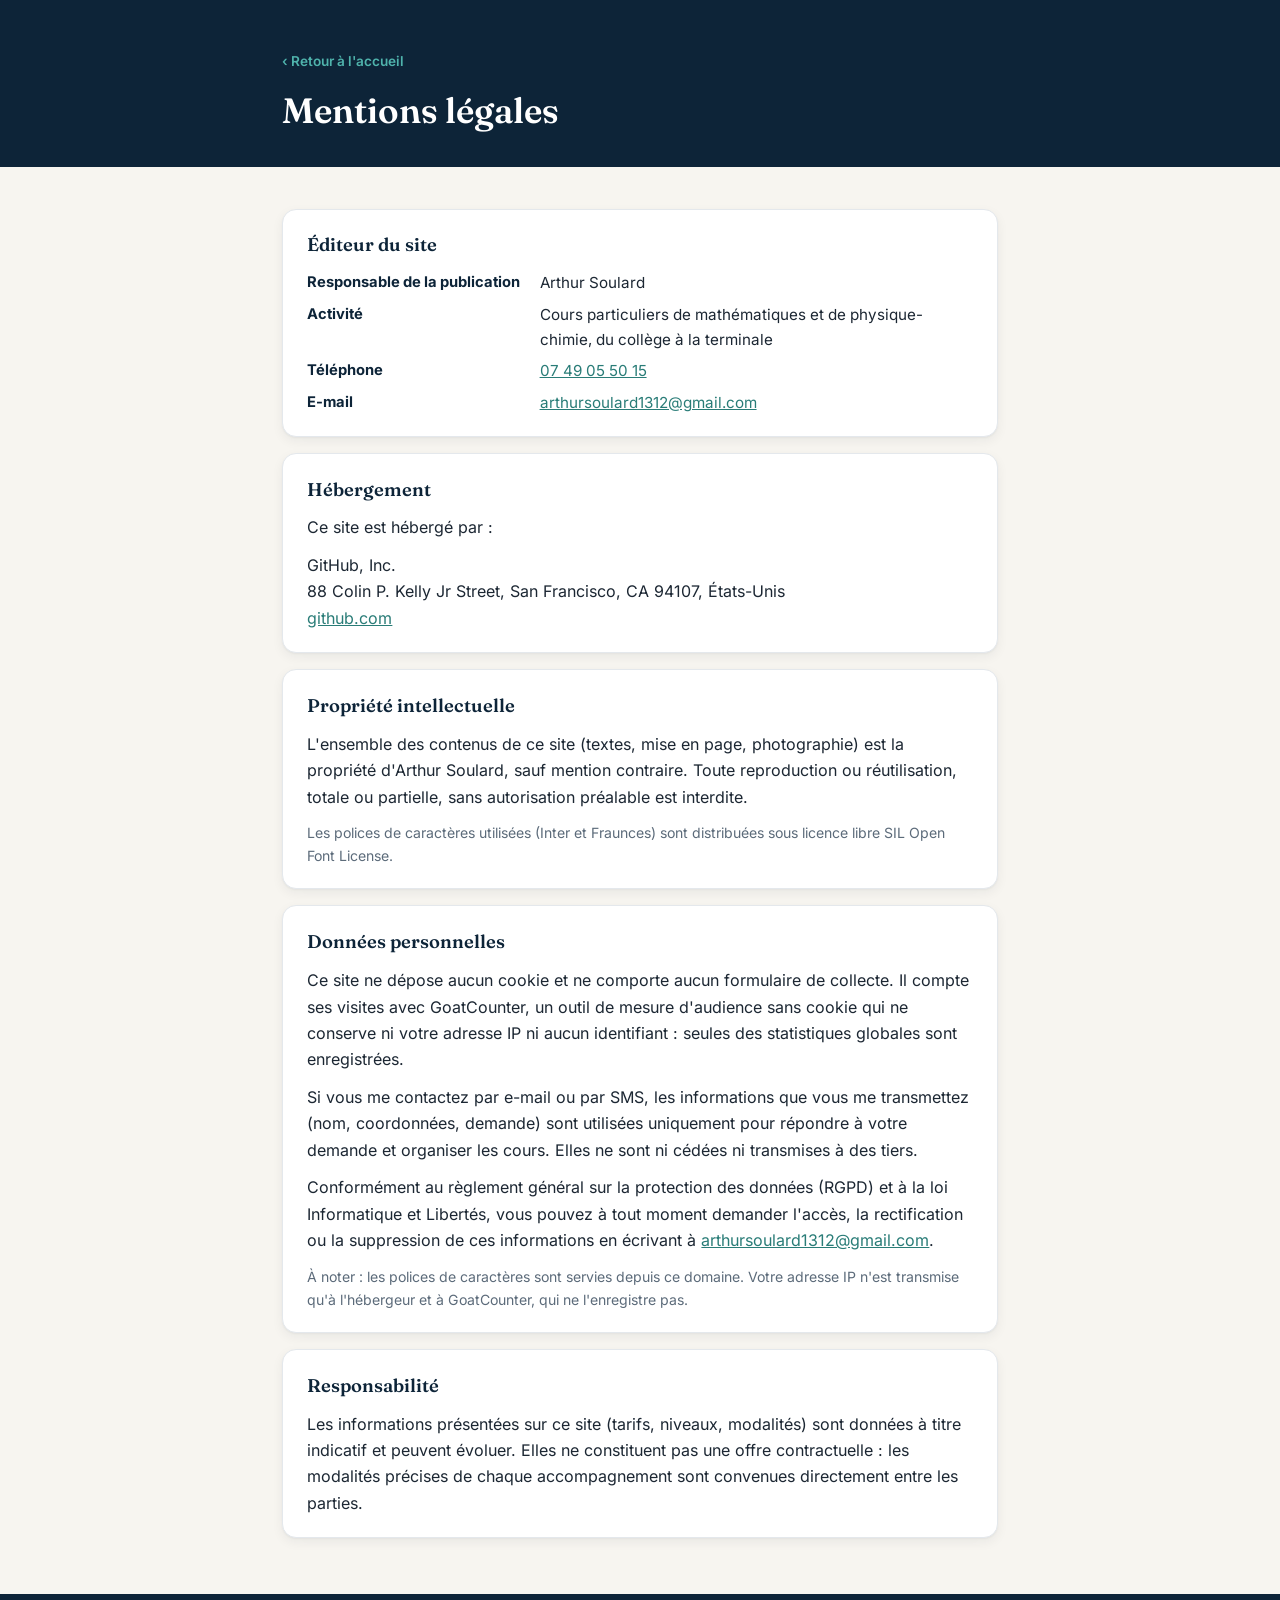
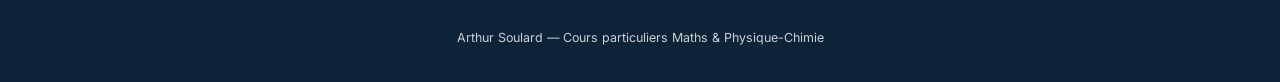
<file: mentions-legales.html>
<!DOCTYPE html>
<html lang="fr">
<head>
<meta charset="UTF-8">
<meta name="viewport" content="width=device-width, initial-scale=1.0">
<title>Mentions légales — Arthur Soulard</title>
<meta name="description" content="Mentions légales du site de cours particuliers de Maths et Physique-Chimie d'Arthur Soulard.">
<meta name="robots" content="index, follow, noimageindex, max-image-preview:none">
<link rel="canonical" href="https://arthur-soulard.github.io/mentions-legales.html">
<link rel="icon" href="/favicon.ico" sizes="any">
<link rel="apple-touch-icon" href="/apple-touch-icon.png">
<meta name="theme-color" content="#0d2438">
<meta name="referrer" content="strict-origin-when-cross-origin">
<meta http-equiv="Content-Security-Policy" content="default-src 'self'; style-src 'self' 'unsafe-inline'; img-src 'self' data:; font-src 'self'; connect-src 'self'; base-uri 'self'; form-action 'none'; object-src 'none'">
<link rel="preload" href="/fonts/inter-latin-var.woff2" as="font" type="font/woff2" crossorigin>
<link rel="preload" href="/fonts/fraunces-latin-var.woff2" as="font" type="font/woff2" crossorigin>
<style>
  @font-face {
    font-family: "Inter";
    font-style: normal;
    font-weight: 400 700;
    font-display: swap;
    src: url("/fonts/inter-latin-var.woff2") format("woff2");
    unicode-range: U+0000-00FF, U+0131, U+0152-0153, U+02BB-02BC, U+02C6, U+02DA, U+02DC, U+0304, U+0308, U+0329, U+2000-206F, U+20AC, U+2122, U+2191, U+2193, U+2212, U+2215, U+FEFF, U+FFFD;
  }
  @font-face {
    font-family: "Fraunces";
    font-style: normal;
    font-weight: 500 600;
    font-display: swap;
    src: url("/fonts/fraunces-latin-var.woff2") format("woff2");
    unicode-range: U+0000-00FF, U+0131, U+0152-0153, U+02BB-02BC, U+02C6, U+02DA, U+02DC, U+0304, U+0308, U+0329, U+2000-206F, U+20AC, U+2122, U+2191, U+2193, U+2212, U+2215, U+FEFF, U+FFFD;
  }

  :root {
    --marine: #0d2438;
    --accent: #4fb3ac;
    --accent-dark: #297c77;
    --creme: #f7f5f0;
    --texte: #1c2733;
    --gris: #5c6b7a;
    --gris-clair: #e4e8ec;
    --blanc: #ffffff;
    --marine-clair: #143a57;
    --radius: 14px;
    --ombre-douce: 0 1px 2px rgba(13,36,56,.04), 0 4px 12px rgba(13,36,56,.06);
  }

  * { margin: 0; padding: 0; box-sizing: border-box; }

  body {
    font-family: "Inter", sans-serif;
    background: var(--creme);
    color: var(--texte);
    line-height: 1.65;
  }

  a { color: var(--accent-dark); }

  :focus-visible {
    outline: 3px solid var(--marine);
    outline-offset: 2px;
    border-radius: 4px;
  }
  .page-header :focus-visible, footer :focus-visible { outline-color: var(--blanc); }

  .wrap { max-width: 760px; margin: 0 auto; padding: 0 1.4rem; }

  .page-header {
    background: var(--marine);
    color: var(--blanc);
    padding: 2.6rem 0 2.2rem;
  }
  .page-header .retour {
    display: inline-block;
    color: var(--accent); text-decoration: none;
    font-size: .85rem; font-weight: 600;
    padding: .5rem 0; margin-bottom: .6rem;
  }
  .page-header .retour:hover { text-decoration: underline; }
  .page-header h1 {
    font-family: "Fraunces", serif; font-weight: 600;
    font-size: clamp(1.7rem, 4vw, 2.2rem); line-height: 1.2;
  }

  main { padding: 2.6rem 0 3.5rem; }

  section + section { margin-top: 1rem; }
  .bloc {
    background: var(--blanc);
    border: 1px solid var(--gris-clair);
    border-radius: var(--radius);
    padding: 1.3rem 1.5rem;
    box-shadow: var(--ombre-douce);
  }
  .bloc h2 {
    font-family: "Fraunces", serif; font-weight: 600;
    font-size: 1.15rem; color: var(--marine);
    margin-bottom: .6rem;
  }
  .bloc p + p { margin-top: .7rem; }
  .bloc ul { margin: .5rem 0 0 1.1rem; }
  .bloc li { margin-bottom: .3rem; }
  .bloc .note { color: var(--gris); font-size: .88rem; }

  dl { display: grid; grid-template-columns: max-content 1fr; gap: .4rem 1.2rem; }
  dt { font-weight: 700; color: var(--marine); font-size: .92rem; }
  dd { font-size: .95rem; }
  @media (max-width: 520px) {
    dl { grid-template-columns: 1fr; gap: .1rem; }
    dd { margin-bottom: .7rem; }
  }

  footer {
    background: var(--marine); color: rgba(255,255,255,.58);
    padding: 1.6rem 0; text-align: center; font-size: .78rem;
  }
  footer a { color: rgba(255,255,255,.78); text-decoration: none; padding: .5rem; display: inline-block; }
  footer a:hover { color: var(--accent); }
</style>
</head>
<body>

<header class="page-header">
  <div class="wrap">
    <a class="retour" href="/">&#8249; Retour à l'accueil</a>
    <h1>Mentions légales</h1>
  </div>
</header>

<main>
  <div class="wrap">

    <section class="bloc">
      <h2>Éditeur du site</h2>
      <dl>
        <dt>Responsable de la publication</dt>
        <dd>Arthur Soulard</dd>
        <dt>Activité</dt>
        <dd>Cours particuliers de mathématiques et de physique-chimie, du collège à la terminale</dd>
        <dt>Téléphone</dt>
        <dd><a href="tel:+33749055015">07 49 05 50 15</a></dd>
        <dt>E-mail</dt>
        <dd><a href="mailto:arthursoulard1312@gmail.com">arthursoulard1312@gmail.com</a></dd>
      </dl>
      <!--
        Activité exercée via le CESU déclaratif : aucun numéro SIRET ni numéro de TVA
        n'est requis ici. À revoir uniquement en cas de passage en micro-entreprise.
      -->
    </section>

    <section class="bloc">
      <h2>Hébergement</h2>
      <p>Ce site est hébergé par&nbsp;:</p>
      <p>
        GitHub,&nbsp;Inc.<br>
        88 Colin P. Kelly Jr Street, San Francisco, CA 94107, États-Unis<br>
        <a href="https://github.com" target="_blank" rel="noopener noreferrer">github.com</a>
      </p>
    </section>

    <section class="bloc">
      <h2>Propriété intellectuelle</h2>
      <p>L'ensemble des contenus de ce site (textes, mise en page, photographie) est la propriété d'Arthur Soulard, sauf mention contraire. Toute reproduction ou réutilisation, totale ou partielle, sans autorisation préalable est interdite.</p>
      <p class="note">Les polices de caractères utilisées (Inter et Fraunces) sont distribuées sous licence libre SIL Open Font License.</p>
    </section>

    <section class="bloc">
      <h2>Données personnelles</h2>
      <p>Ce site ne dépose aucun cookie et ne comporte aucun formulaire de collecte. Il compte ses visites avec GoatCounter, un outil de mesure d'audience sans cookie qui ne conserve ni votre adresse IP ni aucun identifiant&nbsp;: seules des statistiques globales sont enregistrées.</p>
      <p>Si vous me contactez par e-mail ou par SMS, les informations que vous me transmettez (nom, coordonnées, demande) sont utilisées uniquement pour répondre à votre demande et organiser les cours. Elles ne sont ni cédées ni transmises à des tiers.</p>
      <p>Conformément au règlement général sur la protection des données (RGPD) et à la loi Informatique et Libertés, vous pouvez à tout moment demander l'accès, la rectification ou la suppression de ces informations en écrivant à <a href="mailto:arthursoulard1312@gmail.com">arthursoulard1312@gmail.com</a>.</p>
      <p class="note">À noter&nbsp;: les polices de caractères sont servies depuis ce domaine. Votre adresse IP n'est transmise qu'à l'hébergeur et à GoatCounter, qui ne l'enregistre pas.</p>
    </section>

    <section class="bloc">
      <h2>Responsabilité</h2>
      <p>Les informations présentées sur ce site (tarifs, niveaux, modalités) sont données à titre indicatif et peuvent évoluer. Elles ne constituent pas une offre contractuelle&nbsp;: les modalités précises de chaque accompagnement sont convenues directement entre les parties.</p>
    </section>

  </div>
</main>

<footer>
  <div class="wrap">
    <a href="/">Arthur Soulard — Cours particuliers Maths &amp; Physique-Chimie</a>
  </div>
</footer>

</body>
</html>
</file>
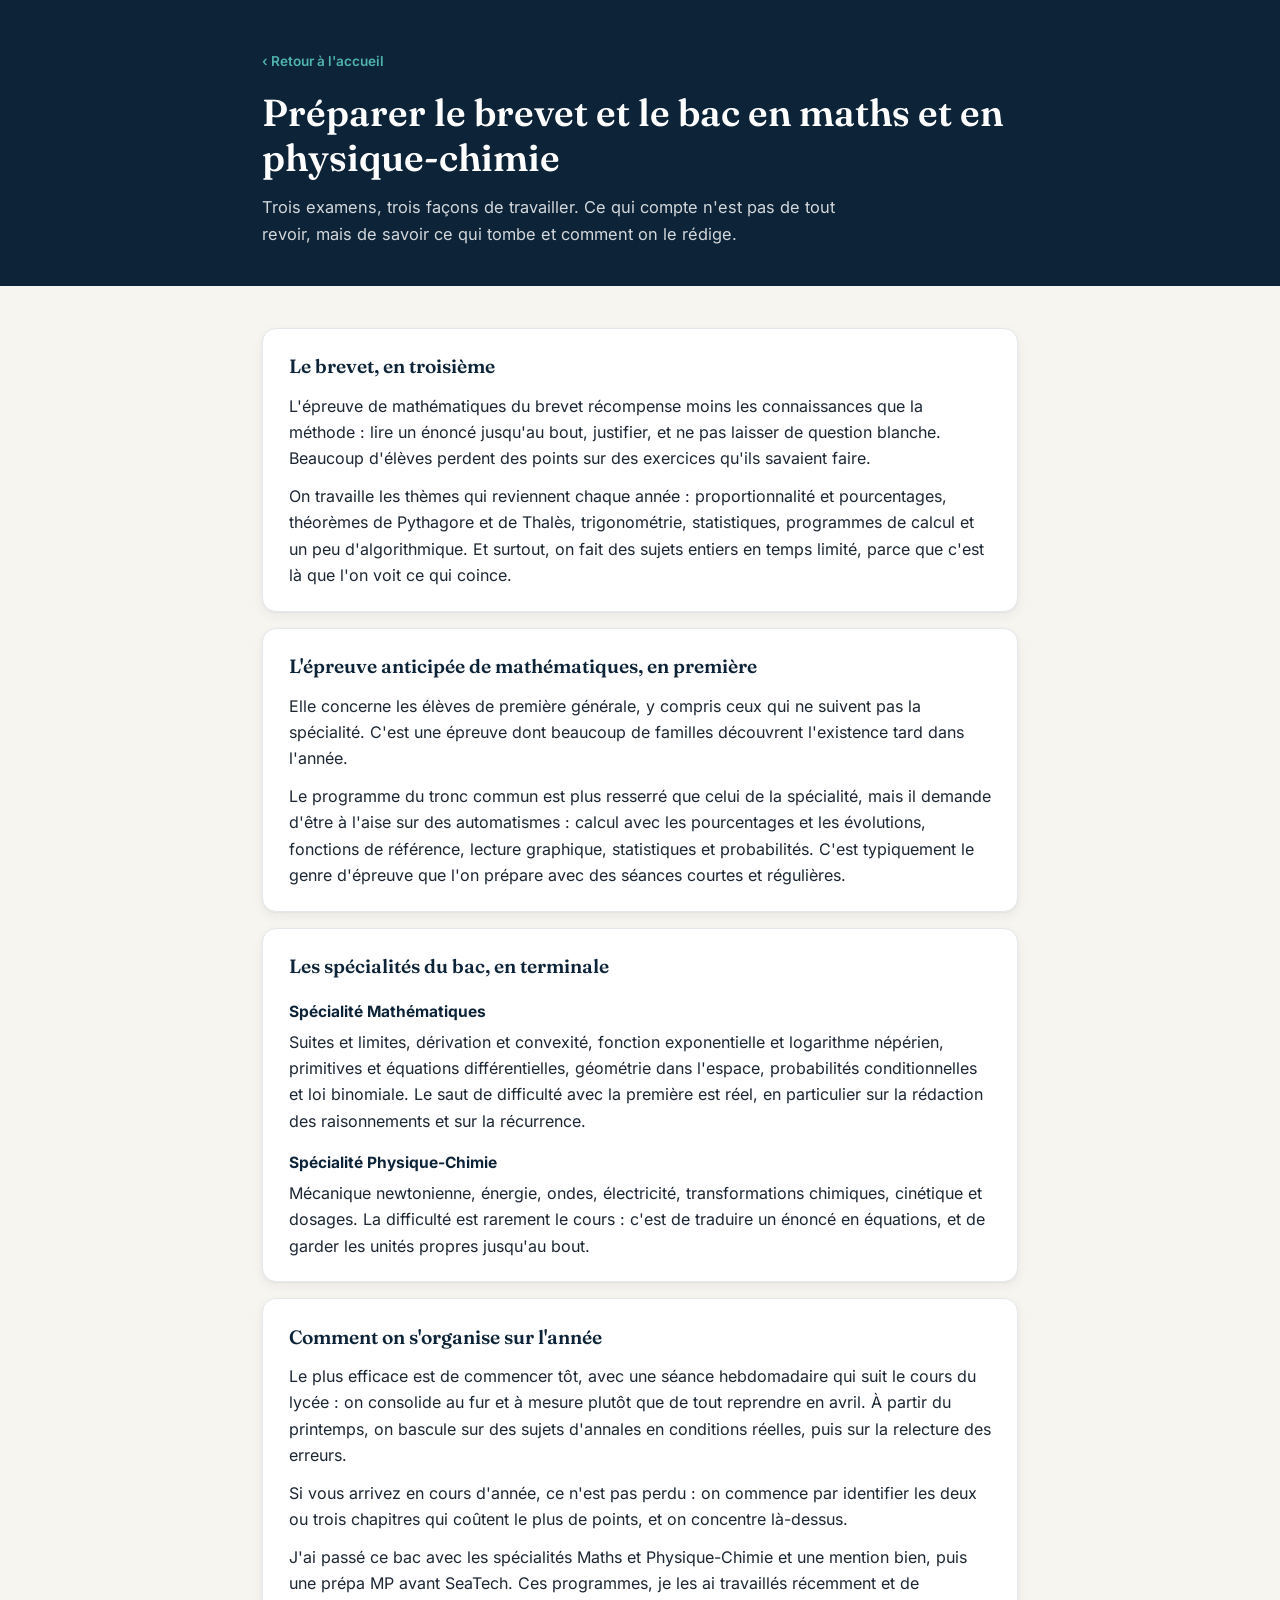
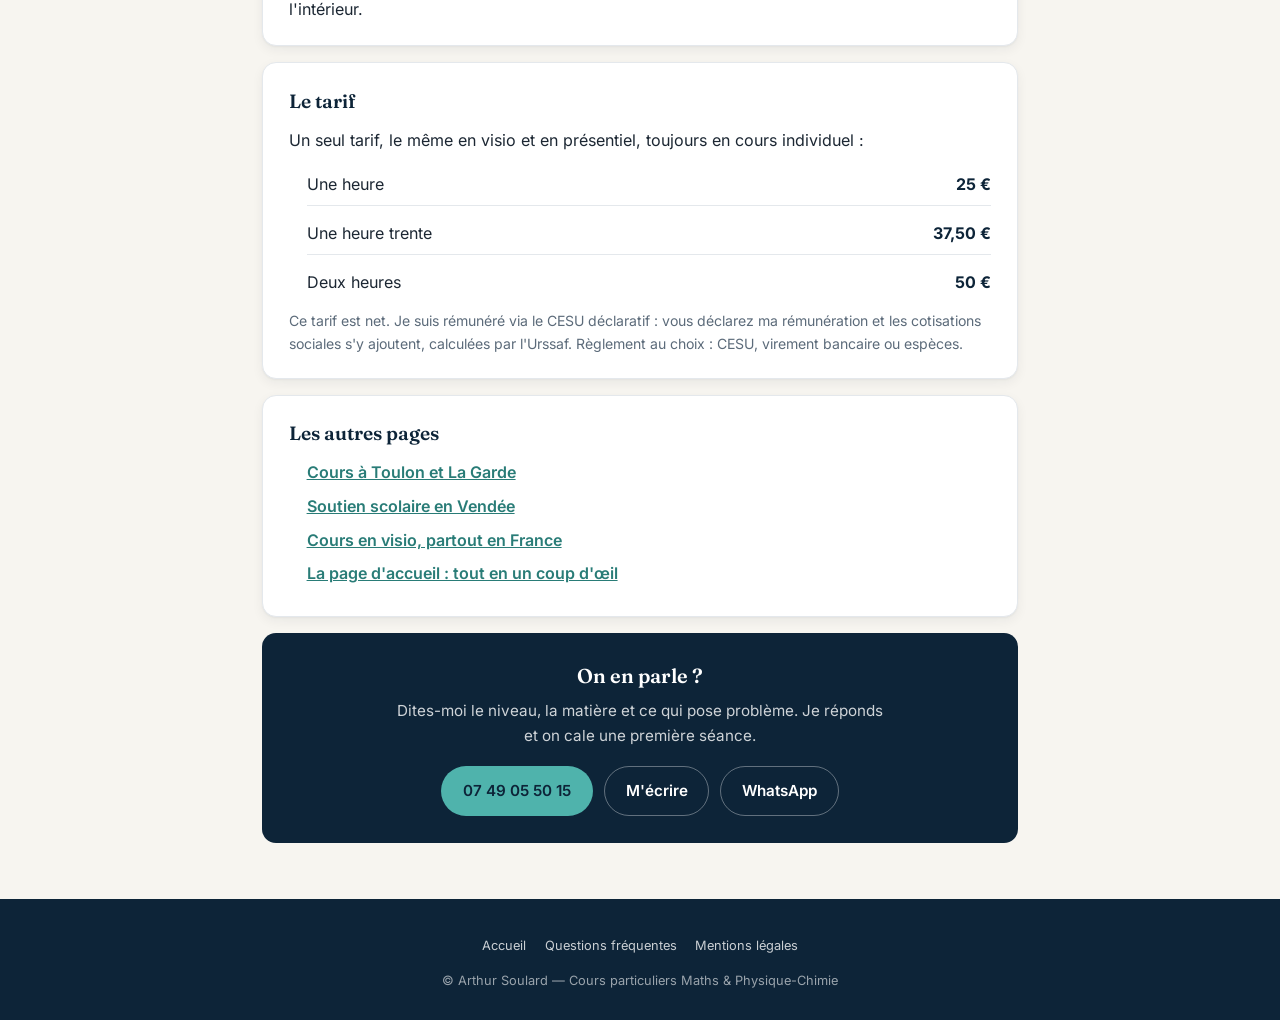
<file: preparation-bac-brevet.html>
<!DOCTYPE html>
<html lang="fr">
<head>
<meta charset="UTF-8">
<meta name="format-detection" content="telephone=no">
<meta name="viewport" content="width=device-width, initial-scale=1.0">
<title>Préparation au bac et au brevet — maths et physique-chimie</title>
<meta name="description" content="Préparer le brevet, l'épreuve anticipée de maths et les spécialités Maths et Physique-Chimie du bac, avec un étudiant en école d'ingénieur.">
<meta name="robots" content="index, follow, noimageindex, max-image-preview:none">
<meta name="googlebot" content="index, follow, noimageindex, max-image-preview:none">
<link rel="canonical" href="https://arthur-soulard.github.io/preparation-bac-brevet.html">
<meta property="og:title" content="Préparation au bac et au brevet — maths et physique-chimie">
<meta property="og:description" content="Préparer le brevet, l'épreuve anticipée de maths et les spécialités Maths et Physique-Chimie du bac, avec un étudiant en école d'ingénieur.">
<meta property="og:type" content="website">
<meta property="og:url" content="https://arthur-soulard.github.io/preparation-bac-brevet.html">
<meta property="og:locale" content="fr_FR">
<link rel="icon" href="/favicon.ico" sizes="any">
<link rel="apple-touch-icon" href="/apple-touch-icon.png">
<meta name="theme-color" content="#0d2438">
<meta name="referrer" content="strict-origin-when-cross-origin">
<meta http-equiv="Content-Security-Policy" content="default-src 'self'; style-src 'self' 'unsafe-inline'; script-src 'self' 'unsafe-inline' https://gc.zgo.at; img-src 'self' data: https://arthur-soulard.goatcounter.com; font-src 'self'; connect-src 'self' https://arthur-soulard.goatcounter.com; base-uri 'self'; form-action 'none'; object-src 'none'">
<link rel="preload" href="/fonts/inter-latin-var.woff2" as="font" type="font/woff2" crossorigin>
<link rel="preload" href="/fonts/fraunces-latin-var.woff2" as="font" type="font/woff2" crossorigin>
<link rel="stylesheet" href="/pages.css">
<script type="application/ld+json">
{
  "@context": "https://schema.org",
  "@graph": [
    {
      "@type": "WebPage",
      "@id": "https://arthur-soulard.github.io/preparation-bac-brevet.html#page",
      "url": "https://arthur-soulard.github.io/preparation-bac-brevet.html",
      "name": "Préparation au bac et au brevet — maths et physique-chimie",
      "description": "Préparer le brevet, l'épreuve anticipée de maths et les spécialités Maths et Physique-Chimie du bac, avec un étudiant en école d'ingénieur.",
      "inLanguage": "fr-FR",
      "isPartOf": {
        "@id": "https://arthur-soulard.github.io/#site"
      },
      "breadcrumb": {
        "@id": "https://arthur-soulard.github.io/preparation-bac-brevet.html#fil"
      }
    },
    {
      "@type": "BreadcrumbList",
      "@id": "https://arthur-soulard.github.io/preparation-bac-brevet.html#fil",
      "itemListElement": [
        {
          "@type": "ListItem",
          "position": 1,
          "name": "Accueil",
          "item": "https://arthur-soulard.github.io/"
        },
        {
          "@type": "ListItem",
          "position": 2,
          "name": "Préparer le brevet et le bac",
          "item": "https://arthur-soulard.github.io/preparation-bac-brevet.html"
        }
      ]
    },
    {
      "@type": "Service",
      "@id": "https://arthur-soulard.github.io/preparation-bac-brevet.html#service",
      "name": "Préparation au bac et au brevet — maths et physique-chimie",
      "serviceType": "Cours particuliers de mathématiques et de physique-chimie",
      "provider": {
        "@id": "https://arthur-soulard.github.io/#activite"
      },
      "areaServed": [
        {
          "@type": "Country",
          "name": "France"
        }
      ],
      "offers": {
        "@type": "Offer",
        "price": "25",
        "priceCurrency": "EUR",
        "availability": "https://schema.org/InStock"
      }
    }
  ]
}
</script>
</head>
<body>

<a class="saut-contenu" href="#contenu">Aller au contenu</a>

<header class="page-header">
  <div class="wrap">
    <a class="retour" href="/" data-goatcounter-click="examens-retour-accueil">&#8249; Retour &agrave; l'accueil</a>
    <h1>Pr&eacute;parer le brevet et le bac en maths et en physique-chimie</h1>
    <p class="lead-page">Trois examens, trois fa&ccedil;ons de travailler. Ce qui compte n'est pas de tout revoir, mais de savoir ce qui tombe et comment on le r&eacute;dige.</p>
  </div>
</header>

<main id="contenu">
  <div class="wrap">
    <section class="bloc">
      <h2>Le brevet, en troisi&egrave;me</h2>
      <p>L'&eacute;preuve de math&eacute;matiques du brevet r&eacute;compense moins les connaissances que la m&eacute;thode&nbsp;: lire un &eacute;nonc&eacute; jusqu'au bout, justifier, et ne pas laisser de question blanche. Beaucoup d'&eacute;l&egrave;ves perdent des points sur des exercices qu'ils savaient faire.</p>
      <p>On travaille les th&egrave;mes qui reviennent chaque ann&eacute;e&nbsp;: proportionnalit&eacute; et pourcentages, th&eacute;or&egrave;mes de Pythagore et de Thal&egrave;s, trigonom&eacute;trie, statistiques, programmes de calcul et un peu d'algorithmique. Et surtout, on fait des sujets entiers en temps limit&eacute;, parce que c'est l&agrave; que l'on voit ce qui coince.</p>
    </section>

    <section class="bloc">
      <h2>L'&eacute;preuve anticip&eacute;e de math&eacute;matiques, en premi&egrave;re</h2>
      <p>Elle concerne les &eacute;l&egrave;ves de premi&egrave;re g&eacute;n&eacute;rale, y compris ceux qui ne suivent pas la sp&eacute;cialit&eacute;. C'est une &eacute;preuve dont beaucoup de familles d&eacute;couvrent l'existence tard dans l'ann&eacute;e.</p>
      <p>Le programme du tronc commun est plus resserr&eacute; que celui de la sp&eacute;cialit&eacute;, mais il demande d'&ecirc;tre &agrave; l'aise sur des automatismes&nbsp;: calcul avec les pourcentages et les &eacute;volutions, fonctions de r&eacute;f&eacute;rence, lecture graphique, statistiques et probabilit&eacute;s. C'est typiquement le genre d'&eacute;preuve que l'on pr&eacute;pare avec des s&eacute;ances courtes et r&eacute;guli&egrave;res.</p>
    </section>

    <section class="bloc">
      <h2>Les sp&eacute;cialit&eacute;s du bac, en terminale</h2>
      <h3>Sp&eacute;cialit&eacute; Math&eacute;matiques</h3>
      <p>Suites et limites, d&eacute;rivation et convexit&eacute;, fonction exponentielle et logarithme n&eacute;p&eacute;rien, primitives et &eacute;quations diff&eacute;rentielles, g&eacute;om&eacute;trie dans l'espace, probabilit&eacute;s conditionnelles et loi binomiale. Le saut de difficult&eacute; avec la premi&egrave;re est r&eacute;el, en particulier sur la r&eacute;daction des raisonnements et sur la r&eacute;currence.</p>
      <h3>Sp&eacute;cialit&eacute; Physique-Chimie</h3>
      <p>M&eacute;canique newtonienne, &eacute;nergie, ondes, &eacute;lectricit&eacute;, transformations chimiques, cin&eacute;tique et dosages. La difficult&eacute; est rarement le cours&nbsp;: c'est de traduire un &eacute;nonc&eacute; en &eacute;quations, et de garder les unit&eacute;s propres jusqu'au bout.</p>
    </section>

    <section class="bloc">
      <h2>Comment on s'organise sur l'ann&eacute;e</h2>
      <p>Le plus efficace est de commencer t&ocirc;t, avec une s&eacute;ance hebdomadaire qui suit le cours du lyc&eacute;e&nbsp;: on consolide au fur et &agrave; mesure plut&ocirc;t que de tout reprendre en avril. &Agrave; partir du printemps, on bascule sur des sujets d'annales en conditions r&eacute;elles, puis sur la relecture des erreurs.</p>
      <p>Si vous arrivez en cours d'ann&eacute;e, ce n'est pas perdu&nbsp;: on commence par identifier les deux ou trois chapitres qui co&ucirc;tent le plus de points, et on concentre l&agrave;-dessus.</p>
      <p>J'ai pass&eacute; ce bac avec les sp&eacute;cialit&eacute;s Maths et Physique-Chimie et une mention bien, puis une pr&eacute;pa MP avant SeaTech. Ces programmes, je les ai travaill&eacute;s r&eacute;cemment et de l'int&eacute;rieur.</p>
    </section>
    <section class="bloc">
      <h2>Le tarif</h2>
      <p>Un seul tarif, le m&ecirc;me en visio et en pr&eacute;sentiel, toujours en cours individuel&nbsp;:</p>
      <ul class="tarifs-lignes">
        <li><span>Une heure</span><span class="prix">25&nbsp;&euro;</span></li>
        <li><span>Une heure trente</span><span class="prix">37,50&nbsp;&euro;</span></li>
        <li><span>Deux heures</span><span class="prix">50&nbsp;&euro;</span></li>
      </ul>
      <p class="note">Ce tarif est net. Je suis r&eacute;mun&eacute;r&eacute; via le CESU d&eacute;claratif&nbsp;: vous d&eacute;clarez ma r&eacute;mun&eacute;ration et les cotisations sociales s'y ajoutent, calcul&eacute;es par l'Urssaf. R&egrave;glement au choix&nbsp;: CESU, virement bancaire ou esp&egrave;ces.</p>
    </section>

    <section class="bloc">
      <h2>Les autres pages</h2>
      <ul class="liens-pages">
        <li><a href="/cours-maths-physique-toulon.html" data-goatcounter-click="examens-vers-toulon">Cours &agrave; Toulon et La Garde</a></li>
        <li><a href="/soutien-scolaire-vendee.html" data-goatcounter-click="examens-vers-vendee">Soutien scolaire en Vend&eacute;e</a></li>
        <li><a href="/cours-particuliers-visio.html" data-goatcounter-click="examens-vers-visio">Cours en visio, partout en France</a></li>
        <li><a href="/" data-goatcounter-click="examens-vers-accueil" data-goatcounter-title="Page d'accueil">La page d'accueil&nbsp;: tout en un coup d'&oelig;il</a></li>
      </ul>
    </section>

    <section class="cta-bloc" style="margin-top:1rem">
      <h2>On en parle&nbsp;?</h2>
      <p>Dites-moi le niveau, la mati&egrave;re et ce qui pose probl&egrave;me. Je r&eacute;ponds et on cale une premi&egrave;re s&eacute;ance.</p>
      <div class="cta-liens">
        <a class="btn btn-primary" href="tel:+33749055015" data-goatcounter-click="examens-telephone" data-goatcounter-title="Telephone (examens)">07&nbsp;49&nbsp;05&nbsp;50&nbsp;15</a>
        <a class="btn btn-ghost" href="mailto:arthursoulard1312@gmail.com?subject=Cours%20particuliers" data-goatcounter-click="examens-email" data-goatcounter-title="E-mail (examens)">M'&eacute;crire</a>
        <a class="btn btn-ghost" href="https://wa.me/33749055015?text=Bonjour%20Arthur%2C%20je%20vous%20contacte%20au%20sujet%20de%20cours%20particuliers." target="_blank" rel="noopener noreferrer" data-goatcounter-click="examens-whatsapp" data-goatcounter-title="WhatsApp (examens)">WhatsApp</a>
      </div>
    </section>
  </div>
</main>

<footer>
  <div class="wrap">
    <div class="footer-nav">
      <a href="/">Accueil</a>
      <a href="/#faq">Questions fr&eacute;quentes</a>
      <a href="/mentions-legales.html">Mentions l&eacute;gales</a>
    </div>
    &copy; Arthur Soulard &mdash; Cours particuliers Maths &amp; Physique-Chimie
  </div>
</footer>

<script data-goatcounter="https://arthur-soulard.goatcounter.com/count"
        async src="https://gc.zgo.at/count.js"></script>
</body>
</html>
</file>
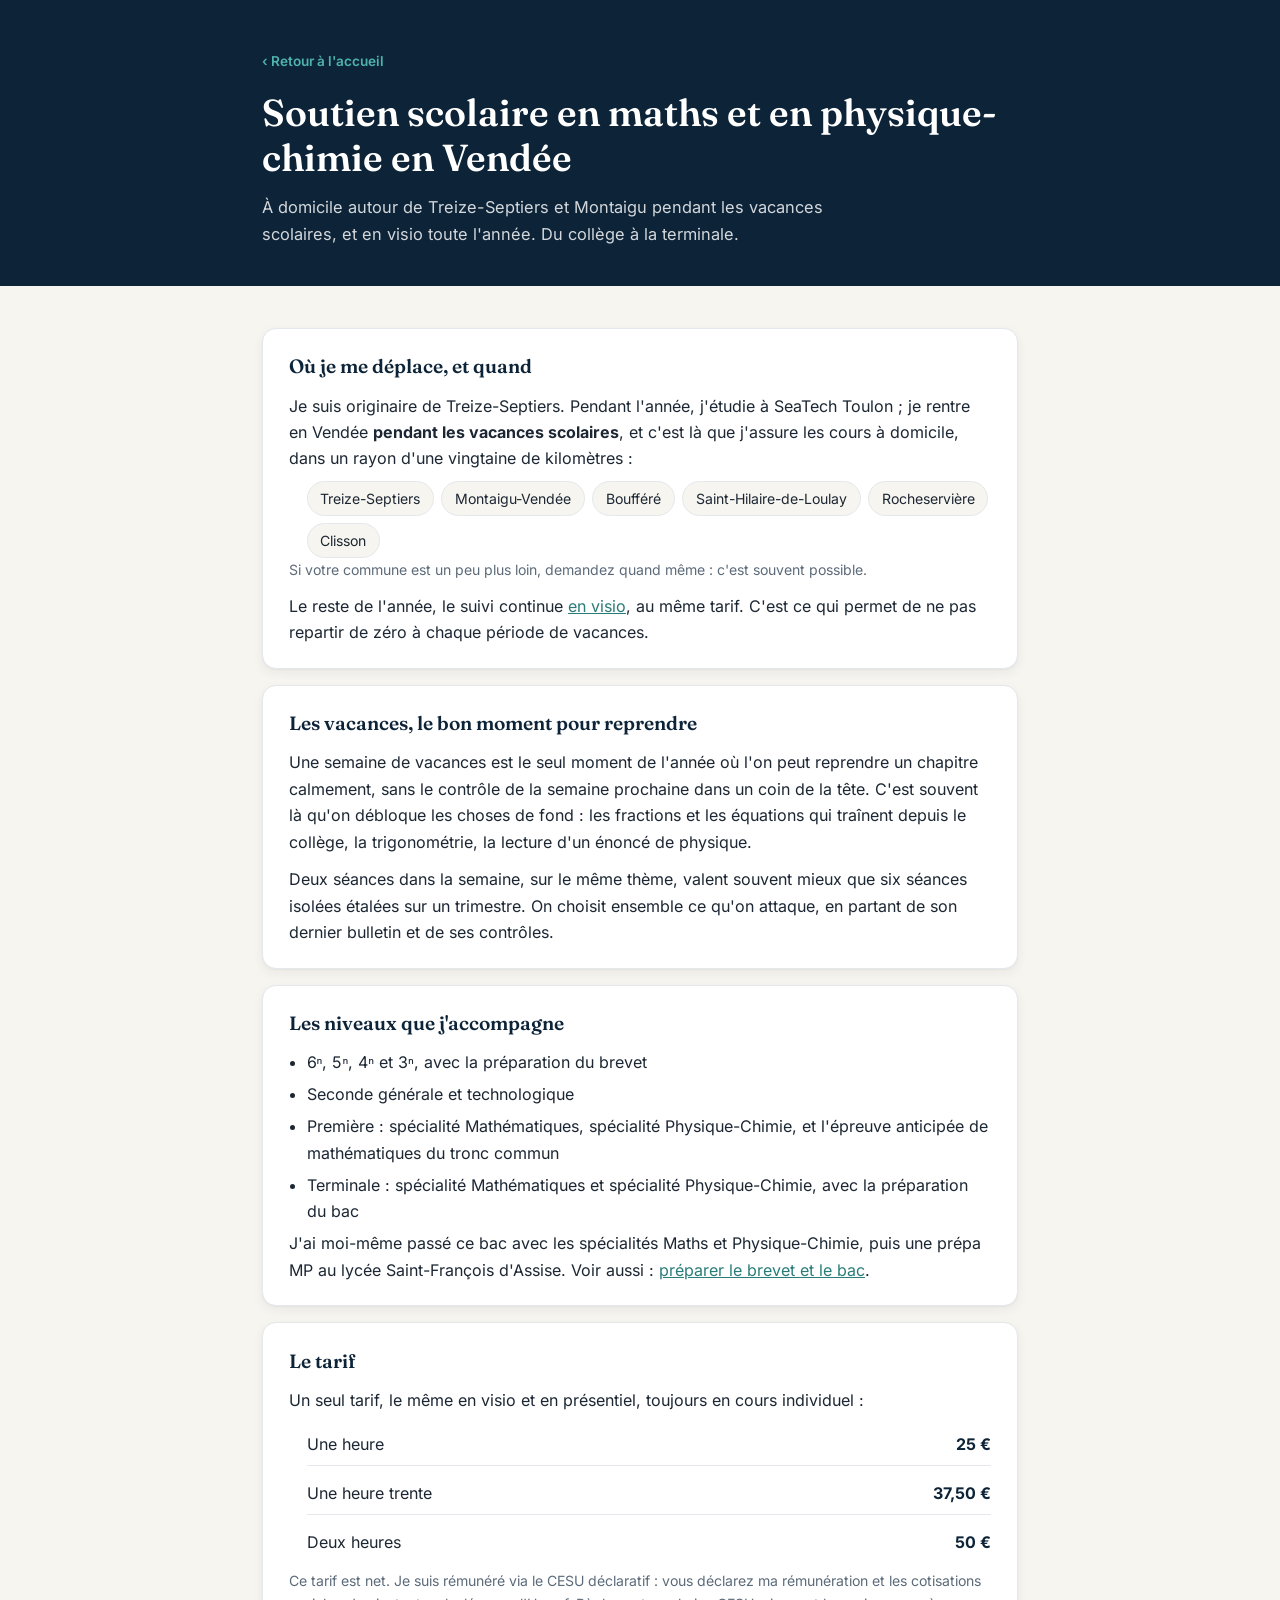
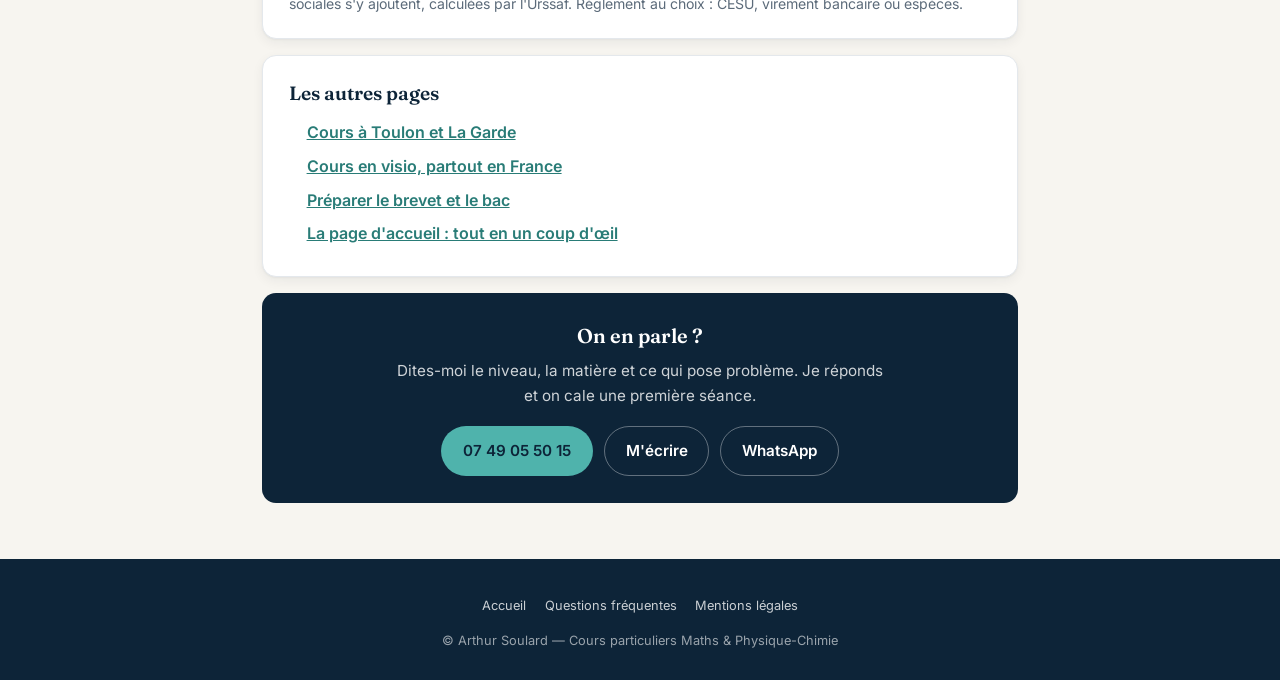
<file: soutien-scolaire-vendee.html>
<!DOCTYPE html>
<html lang="fr">
<head>
<meta charset="UTF-8">
<meta name="format-detection" content="telephone=no">
<meta name="viewport" content="width=device-width, initial-scale=1.0">
<title>Soutien scolaire en Vendée — maths et physique-chimie</title>
<meta name="description" content="Soutien scolaire en maths et physique-chimie autour de Montaigu et Treize-Septiers. À domicile pendant les vacances, en visio toute l'année. 25 €/h net.">
<meta name="robots" content="index, follow, noimageindex, max-image-preview:none">
<meta name="googlebot" content="index, follow, noimageindex, max-image-preview:none">
<link rel="canonical" href="https://arthur-soulard.github.io/soutien-scolaire-vendee.html">
<meta property="og:title" content="Soutien scolaire en Vendée — maths et physique-chimie">
<meta property="og:description" content="Soutien scolaire en maths et physique-chimie autour de Montaigu et Treize-Septiers. À domicile pendant les vacances, en visio toute l'année. 25 €/h net.">
<meta property="og:type" content="website">
<meta property="og:url" content="https://arthur-soulard.github.io/soutien-scolaire-vendee.html">
<meta property="og:locale" content="fr_FR">
<link rel="icon" href="/favicon.ico" sizes="any">
<link rel="apple-touch-icon" href="/apple-touch-icon.png">
<meta name="theme-color" content="#0d2438">
<meta name="referrer" content="strict-origin-when-cross-origin">
<meta http-equiv="Content-Security-Policy" content="default-src 'self'; style-src 'self' 'unsafe-inline'; script-src 'self' 'unsafe-inline' https://gc.zgo.at; img-src 'self' data: https://arthur-soulard.goatcounter.com; font-src 'self'; connect-src 'self' https://arthur-soulard.goatcounter.com; base-uri 'self'; form-action 'none'; object-src 'none'">
<link rel="preload" href="/fonts/inter-latin-var.woff2" as="font" type="font/woff2" crossorigin>
<link rel="preload" href="/fonts/fraunces-latin-var.woff2" as="font" type="font/woff2" crossorigin>
<link rel="stylesheet" href="/pages.css">
<script type="application/ld+json">
{
  "@context": "https://schema.org",
  "@graph": [
    {
      "@type": "WebPage",
      "@id": "https://arthur-soulard.github.io/soutien-scolaire-vendee.html#page",
      "url": "https://arthur-soulard.github.io/soutien-scolaire-vendee.html",
      "name": "Soutien scolaire en Vendée — maths et physique-chimie",
      "description": "Soutien scolaire en maths et physique-chimie autour de Montaigu et Treize-Septiers. À domicile pendant les vacances, en visio toute l'année. 25 €/h net.",
      "inLanguage": "fr-FR",
      "isPartOf": {
        "@id": "https://arthur-soulard.github.io/#site"
      },
      "breadcrumb": {
        "@id": "https://arthur-soulard.github.io/soutien-scolaire-vendee.html#fil"
      }
    },
    {
      "@type": "BreadcrumbList",
      "@id": "https://arthur-soulard.github.io/soutien-scolaire-vendee.html#fil",
      "itemListElement": [
        {
          "@type": "ListItem",
          "position": 1,
          "name": "Accueil",
          "item": "https://arthur-soulard.github.io/"
        },
        {
          "@type": "ListItem",
          "position": 2,
          "name": "Soutien scolaire en Vendée",
          "item": "https://arthur-soulard.github.io/soutien-scolaire-vendee.html"
        }
      ]
    },
    {
      "@type": "Service",
      "@id": "https://arthur-soulard.github.io/soutien-scolaire-vendee.html#service",
      "name": "Soutien scolaire en Vendée — maths et physique-chimie",
      "serviceType": "Cours particuliers de mathématiques et de physique-chimie",
      "provider": {
        "@id": "https://arthur-soulard.github.io/#activite"
      },
      "areaServed": [
        {
          "@type": "City",
          "name": "Treize-Septiers",
          "containedInPlace": {
            "@type": "AdministrativeArea",
            "name": "Vendée"
          }
        },
        {
          "@type": "City",
          "name": "Montaigu-Vendée",
          "containedInPlace": {
            "@type": "AdministrativeArea",
            "name": "Vendée"
          }
        },
        {
          "@type": "City",
          "name": "Boufféré",
          "containedInPlace": {
            "@type": "AdministrativeArea",
            "name": "Vendée"
          }
        },
        {
          "@type": "City",
          "name": "Saint-Hilaire-de-Loulay",
          "containedInPlace": {
            "@type": "AdministrativeArea",
            "name": "Vendée"
          }
        },
        {
          "@type": "City",
          "name": "Rocheservière",
          "containedInPlace": {
            "@type": "AdministrativeArea",
            "name": "Vendée"
          }
        },
        {
          "@type": "AdministrativeArea",
          "name": "Vendée"
        }
      ],
      "offers": {
        "@type": "Offer",
        "price": "25",
        "priceCurrency": "EUR",
        "availability": "https://schema.org/InStock"
      }
    }
  ]
}
</script>
</head>
<body>

<a class="saut-contenu" href="#contenu">Aller au contenu</a>

<header class="page-header">
  <div class="wrap">
    <a class="retour" href="/" data-goatcounter-click="vendee-retour-accueil">&#8249; Retour &agrave; l'accueil</a>
    <h1>Soutien scolaire en maths et en physique-chimie en Vend&eacute;e</h1>
    <p class="lead-page">&Agrave; domicile autour de Treize-Septiers et Montaigu pendant les vacances scolaires, et en visio toute l'ann&eacute;e. Du coll&egrave;ge &agrave; la terminale.</p>
  </div>
</header>

<main id="contenu">
  <div class="wrap">
    <section class="bloc">
      <h2>O&ugrave; je me d&eacute;place, et quand</h2>
      <p>Je suis originaire de Treize-Septiers. Pendant l'ann&eacute;e, j'&eacute;tudie &agrave; SeaTech Toulon&nbsp;; je rentre en Vend&eacute;e <strong>pendant les vacances scolaires</strong>, et c'est l&agrave; que j'assure les cours &agrave; domicile, dans un rayon d'une vingtaine de kilom&egrave;tres&nbsp;:</p>
      <ul class="communes">
        <li>Treize-Septiers</li>
        <li>Montaigu-Vend&eacute;e</li>
        <li>Bouff&eacute;r&eacute;</li>
        <li>Saint-Hilaire-de-Loulay</li>
        <li>Rocheservi&egrave;re</li>
        <li>Clisson</li>
      </ul>
      <p class="note">Si votre commune est un peu plus loin, demandez quand m&ecirc;me&nbsp;: c'est souvent possible.</p>
      <p>Le reste de l'ann&eacute;e, le suivi continue <a href="/cours-particuliers-visio.html">en visio</a>, au m&ecirc;me tarif. C'est ce qui permet de ne pas repartir de z&eacute;ro &agrave; chaque p&eacute;riode de vacances.</p>
    </section>

    <section class="bloc">
      <h2>Les vacances, le bon moment pour reprendre</h2>
      <p>Une semaine de vacances est le seul moment de l'ann&eacute;e o&ugrave; l'on peut reprendre un chapitre calmement, sans le contr&ocirc;le de la semaine prochaine dans un coin de la t&ecirc;te. C'est souvent l&agrave; qu'on d&eacute;bloque les choses de fond&nbsp;: les fractions et les &eacute;quations qui tra&icirc;nent depuis le coll&egrave;ge, la trigonom&eacute;trie, la lecture d'un &eacute;nonc&eacute; de physique.</p>
      <p>Deux s&eacute;ances dans la semaine, sur le m&ecirc;me th&egrave;me, valent souvent mieux que six s&eacute;ances isol&eacute;es &eacute;tal&eacute;es sur un trimestre. On choisit ensemble ce qu'on attaque, en partant de son dernier bulletin et de ses contr&ocirc;les.</p>
    </section>

    <section class="bloc">
      <h2>Les niveaux que j'accompagne</h2>
      <ul>
        <li>6&#8319;, 5&#8319;, 4&#8319; et 3&#8319;, avec la pr&eacute;paration du brevet</li>
        <li>Seconde g&eacute;n&eacute;rale et technologique</li>
        <li>Premi&egrave;re&nbsp;: sp&eacute;cialit&eacute; Math&eacute;matiques, sp&eacute;cialit&eacute; Physique-Chimie, et l'&eacute;preuve anticip&eacute;e de math&eacute;matiques du tronc commun</li>
        <li>Terminale&nbsp;: sp&eacute;cialit&eacute; Math&eacute;matiques et sp&eacute;cialit&eacute; Physique-Chimie, avec la pr&eacute;paration du bac</li>
      </ul>
      <p>J'ai moi-m&ecirc;me pass&eacute; ce bac avec les sp&eacute;cialit&eacute;s Maths et Physique-Chimie, puis une pr&eacute;pa MP au lyc&eacute;e Saint-Fran&ccedil;ois d'Assise. Voir aussi&nbsp;: <a href="/preparation-bac-brevet.html">pr&eacute;parer le brevet et le bac</a>.</p>
    </section>
    <section class="bloc">
      <h2>Le tarif</h2>
      <p>Un seul tarif, le m&ecirc;me en visio et en pr&eacute;sentiel, toujours en cours individuel&nbsp;:</p>
      <ul class="tarifs-lignes">
        <li><span>Une heure</span><span class="prix">25&nbsp;&euro;</span></li>
        <li><span>Une heure trente</span><span class="prix">37,50&nbsp;&euro;</span></li>
        <li><span>Deux heures</span><span class="prix">50&nbsp;&euro;</span></li>
      </ul>
      <p class="note">Ce tarif est net. Je suis r&eacute;mun&eacute;r&eacute; via le CESU d&eacute;claratif&nbsp;: vous d&eacute;clarez ma r&eacute;mun&eacute;ration et les cotisations sociales s'y ajoutent, calcul&eacute;es par l'Urssaf. R&egrave;glement au choix&nbsp;: CESU, virement bancaire ou esp&egrave;ces.</p>
    </section>

    <section class="bloc">
      <h2>Les autres pages</h2>
      <ul class="liens-pages">
        <li><a href="/cours-maths-physique-toulon.html" data-goatcounter-click="vendee-vers-toulon">Cours &agrave; Toulon et La Garde</a></li>
        <li><a href="/cours-particuliers-visio.html" data-goatcounter-click="vendee-vers-visio">Cours en visio, partout en France</a></li>
        <li><a href="/preparation-bac-brevet.html" data-goatcounter-click="vendee-vers-examens">Pr&eacute;parer le brevet et le bac</a></li>
        <li><a href="/" data-goatcounter-click="vendee-vers-accueil" data-goatcounter-title="Page d'accueil">La page d'accueil&nbsp;: tout en un coup d'&oelig;il</a></li>
      </ul>
    </section>

    <section class="cta-bloc" style="margin-top:1rem">
      <h2>On en parle&nbsp;?</h2>
      <p>Dites-moi le niveau, la mati&egrave;re et ce qui pose probl&egrave;me. Je r&eacute;ponds et on cale une premi&egrave;re s&eacute;ance.</p>
      <div class="cta-liens">
        <a class="btn btn-primary" href="tel:+33749055015" data-goatcounter-click="vendee-telephone" data-goatcounter-title="Telephone (vendee)">07&nbsp;49&nbsp;05&nbsp;50&nbsp;15</a>
        <a class="btn btn-ghost" href="mailto:arthursoulard1312@gmail.com?subject=Cours%20particuliers" data-goatcounter-click="vendee-email" data-goatcounter-title="E-mail (vendee)">M'&eacute;crire</a>
        <a class="btn btn-ghost" href="https://wa.me/33749055015?text=Bonjour%20Arthur%2C%20je%20vous%20contacte%20au%20sujet%20de%20cours%20particuliers." target="_blank" rel="noopener noreferrer" data-goatcounter-click="vendee-whatsapp" data-goatcounter-title="WhatsApp (vendee)">WhatsApp</a>
      </div>
    </section>
  </div>
</main>

<footer>
  <div class="wrap">
    <div class="footer-nav">
      <a href="/">Accueil</a>
      <a href="/#faq">Questions fr&eacute;quentes</a>
      <a href="/mentions-legales.html">Mentions l&eacute;gales</a>
    </div>
    &copy; Arthur Soulard &mdash; Cours particuliers Maths &amp; Physique-Chimie
  </div>
</footer>

<script data-goatcounter="https://arthur-soulard.goatcounter.com/count"
        async src="https://gc.zgo.at/count.js"></script>
</body>
</html>
</file>
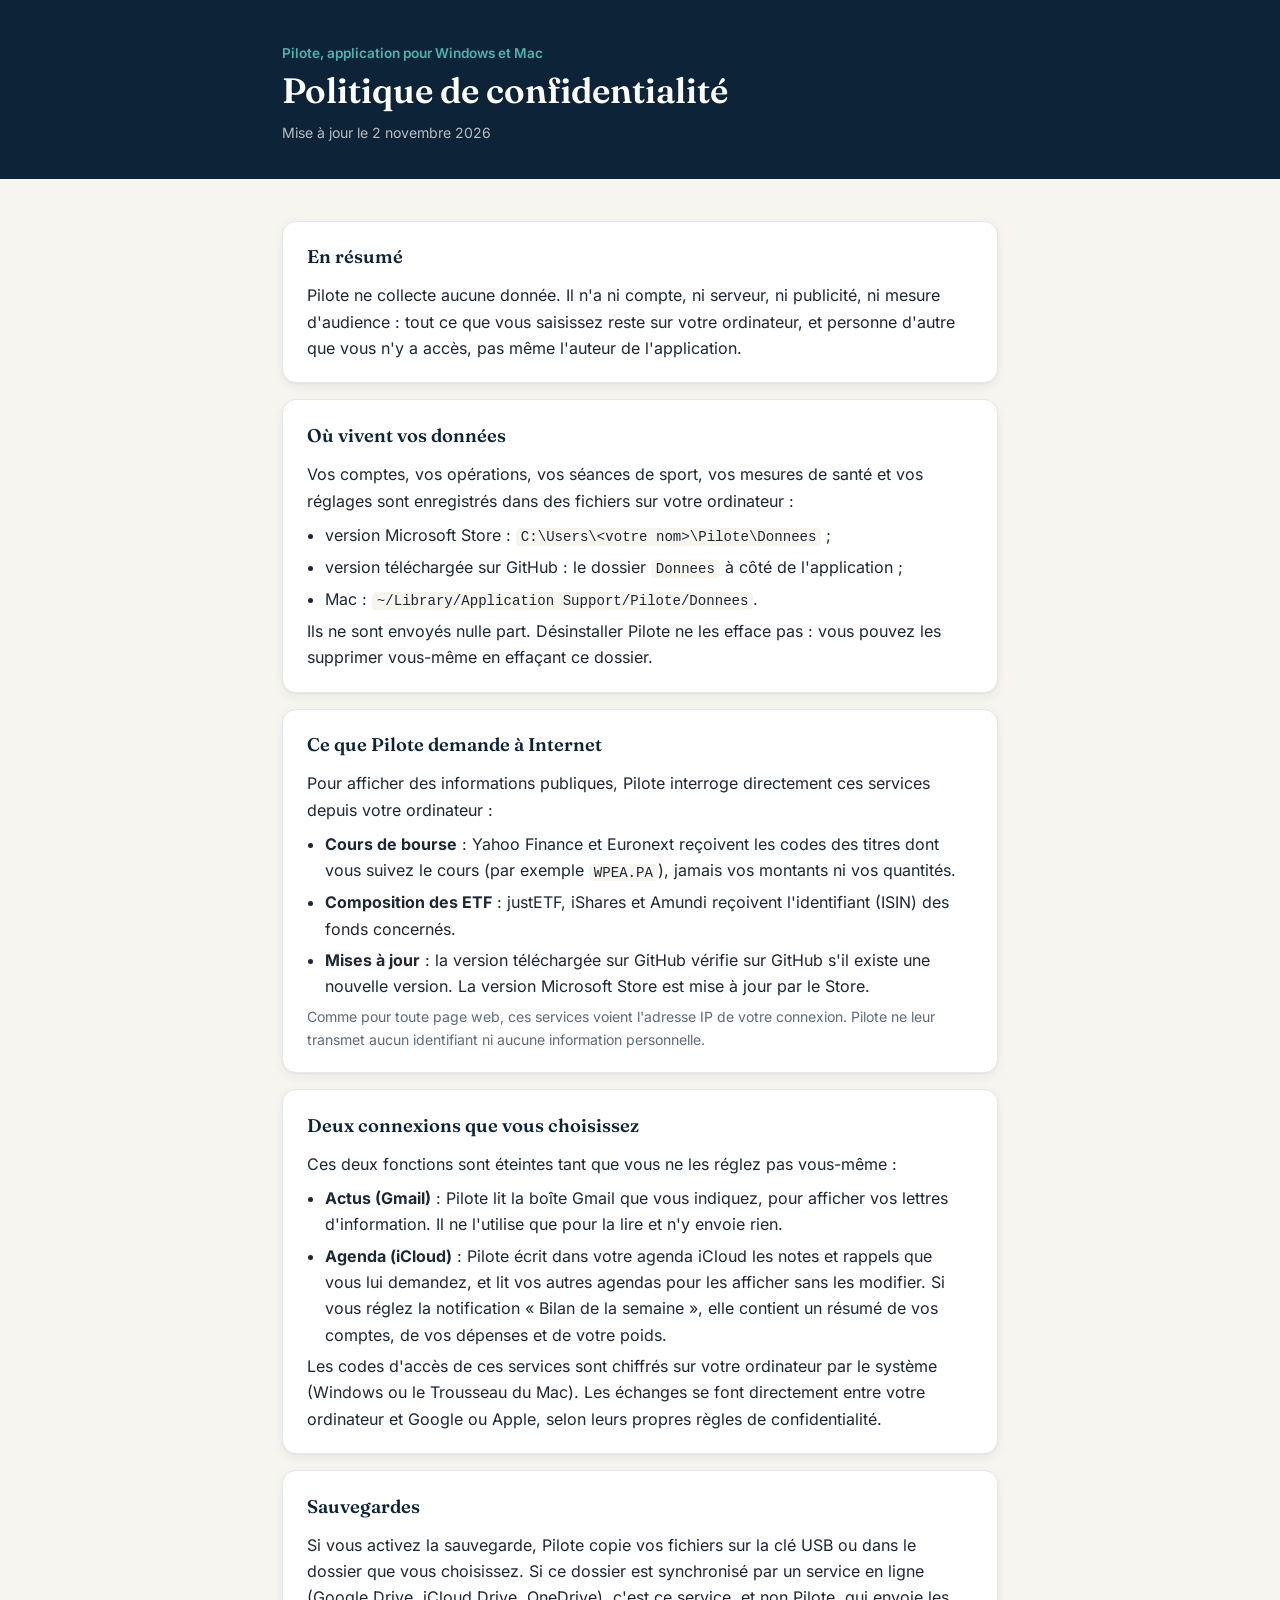
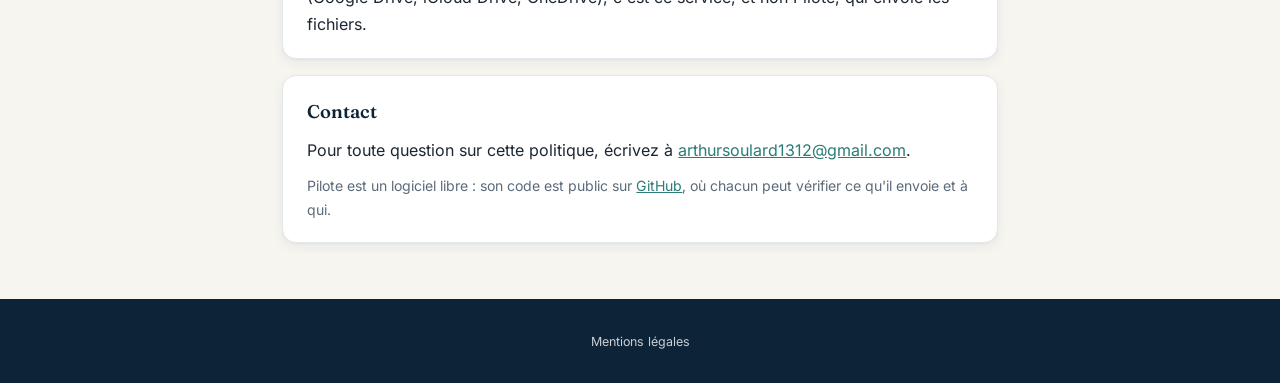
<file: pilote/confidentialite.html>
<!DOCTYPE html>
<html lang="fr">
<head>
<meta charset="UTF-8">
<meta name="viewport" content="width=device-width, initial-scale=1.0">
<title>Pilote, confidentialité — Arthur Soulard</title>
<meta name="description" content="Politique de confidentialité de Pilote, application de suivi personnel 100 % locale pour Windows et Mac.">
<meta name="robots" content="noindex, follow">
<link rel="canonical" href="https://arthur-soulard.github.io/pilote/confidentialite.html">
<link rel="icon" href="/favicon.ico" sizes="any">
<meta name="theme-color" content="#0d2438">
<meta name="referrer" content="strict-origin-when-cross-origin">
<meta http-equiv="Content-Security-Policy" content="default-src 'self'; style-src 'self' 'unsafe-inline'; img-src 'self' data:; font-src 'self'; connect-src 'self'; base-uri 'self'; form-action 'none'; object-src 'none'">
<link rel="preload" href="/fonts/inter-latin-var.woff2" as="font" type="font/woff2" crossorigin>
<link rel="preload" href="/fonts/fraunces-latin-var.woff2" as="font" type="font/woff2" crossorigin>
<style>
  @font-face {
    font-family: "Inter";
    font-style: normal;
    font-weight: 400 700;
    font-display: swap;
    src: url("/fonts/inter-latin-var.woff2") format("woff2");
    unicode-range: U+0000-00FF, U+0131, U+0152-0153, U+02BB-02BC, U+02C6, U+02DA, U+02DC, U+0304, U+0308, U+0329, U+2000-206F, U+20AC, U+2122, U+2191, U+2193, U+2212, U+2215, U+FEFF, U+FFFD;
  }
  @font-face {
    font-family: "Fraunces";
    font-style: normal;
    font-weight: 500 600;
    font-display: swap;
    src: url("/fonts/fraunces-latin-var.woff2") format("woff2");
    unicode-range: U+0000-00FF, U+0131, U+0152-0153, U+02BB-02BC, U+02C6, U+02DA, U+02DC, U+0304, U+0308, U+0329, U+2000-206F, U+20AC, U+2122, U+2191, U+2193, U+2212, U+2215, U+FEFF, U+FFFD;
  }

  :root {
    --marine: #0d2438;
    --accent: #4fb3ac;
    --accent-dark: #297c77;
    --creme: #f7f5f0;
    --texte: #1c2733;
    --gris: #5c6b7a;
    --gris-clair: #e4e8ec;
    --blanc: #ffffff;
    --radius: 14px;
    --ombre-douce: 0 1px 2px rgba(13,36,56,.04), 0 4px 12px rgba(13,36,56,.06);
  }

  * { margin: 0; padding: 0; box-sizing: border-box; }

  body {
    font-family: "Inter", sans-serif;
    background: var(--creme);
    color: var(--texte);
    line-height: 1.65;
  }

  a { color: var(--accent-dark); }

  :focus-visible {
    outline: 3px solid var(--marine);
    outline-offset: 2px;
    border-radius: 4px;
  }
  .page-header :focus-visible, footer :focus-visible { outline-color: var(--blanc); }

  .wrap { max-width: 760px; margin: 0 auto; padding: 0 1.4rem; }

  .page-header {
    background: var(--marine);
    color: var(--blanc);
    padding: 2.6rem 0 2.2rem;
  }
  .page-header .surtitre {
    display: block;
    color: var(--accent);
    font-size: .85rem; font-weight: 600;
    margin-bottom: .4rem;
  }
  .page-header h1 {
    font-family: "Fraunces", serif; font-weight: 600;
    font-size: clamp(1.7rem, 4vw, 2.2rem); line-height: 1.2;
  }
  .page-header .maj { color: rgba(255,255,255,.7); font-size: .88rem; margin-top: .5rem; }

  main { padding: 2.6rem 0 3.5rem; }

  section + section { margin-top: 1rem; }
  .bloc {
    background: var(--blanc);
    border: 1px solid var(--gris-clair);
    border-radius: var(--radius);
    padding: 1.3rem 1.5rem;
    box-shadow: var(--ombre-douce);
  }
  .bloc h2 {
    font-family: "Fraunces", serif; font-weight: 600;
    font-size: 1.15rem; color: var(--marine);
    margin-bottom: .6rem;
  }
  .bloc p + p { margin-top: .7rem; }
  .bloc ul { margin: .5rem 0 0 1.1rem; }
  .bloc li { margin-bottom: .3rem; }
  .bloc .note { color: var(--gris); font-size: .88rem; }
  .bloc code { font-size: .88rem; background: var(--creme); padding: .05rem .3rem; border-radius: 4px; }

  footer {
    background: var(--marine); color: rgba(255,255,255,.58);
    padding: 1.6rem 0; text-align: center; font-size: .78rem;
  }
  footer a { color: rgba(255,255,255,.78); text-decoration: none; padding: .5rem; display: inline-block; }
  footer a:hover { color: var(--accent); }
</style>
</head>
<body>

<header class="page-header">
  <div class="wrap">
    <span class="surtitre">Pilote, application pour Windows et Mac</span>
    <h1>Politique de confidentialité</h1>
    <p class="maj">Mise à jour le 2 novembre 2026</p>
  </div>
</header>

<main>
  <div class="wrap">

    <section class="bloc">
      <h2>En résumé</h2>
      <p>Pilote ne collecte aucune donnée. Il n'a ni compte, ni serveur, ni publicité, ni mesure d'audience&nbsp;: tout ce que vous saisissez reste sur votre ordinateur, et personne d'autre que vous n'y a accès, pas même l'auteur de l'application.</p>
    </section>

    <section class="bloc">
      <h2>Où vivent vos données</h2>
      <p>Vos comptes, vos opérations, vos séances de sport, vos mesures de santé et vos réglages sont enregistrés dans des fichiers sur votre ordinateur&nbsp;:</p>
      <ul>
        <li>version Microsoft Store&nbsp;: <code>C:\Users\&lt;votre nom&gt;\Pilote\Donnees</code>&nbsp;;</li>
        <li>version téléchargée sur GitHub&nbsp;: le dossier <code>Donnees</code> à côté de l'application&nbsp;;</li>
        <li>Mac&nbsp;: <code>~/Library/Application Support/Pilote/Donnees</code>.</li>
      </ul>
      <p>Ils ne sont envoyés nulle part. Désinstaller Pilote ne les efface pas&nbsp;: vous pouvez les supprimer vous-même en effaçant ce dossier.</p>
    </section>

    <section class="bloc">
      <h2>Ce que Pilote demande à Internet</h2>
      <p>Pour afficher des informations publiques, Pilote interroge directement ces services depuis votre ordinateur&nbsp;:</p>
      <ul>
        <li><strong>Cours de bourse</strong>&nbsp;: Yahoo Finance et Euronext reçoivent les codes des titres dont vous suivez le cours (par exemple <code>WPEA.PA</code>), jamais vos montants ni vos quantités.</li>
        <li><strong>Composition des ETF</strong>&nbsp;: justETF, iShares et Amundi reçoivent l'identifiant (ISIN) des fonds concernés.</li>
        <li><strong>Mises à jour</strong>&nbsp;: la version téléchargée sur GitHub vérifie sur GitHub s'il existe une nouvelle version. La version Microsoft Store est mise à jour par le Store.</li>
      </ul>
      <p class="note">Comme pour toute page web, ces services voient l'adresse IP de votre connexion. Pilote ne leur transmet aucun identifiant ni aucune information personnelle.</p>
    </section>

    <section class="bloc">
      <h2>Deux connexions que vous choisissez</h2>
      <p>Ces deux fonctions sont éteintes tant que vous ne les réglez pas vous-même&nbsp;:</p>
      <ul>
        <li><strong>Actus (Gmail)</strong>&nbsp;: Pilote lit la boîte Gmail que vous indiquez, pour afficher vos lettres d'information. Il ne l'utilise que pour la lire et n'y envoie rien.</li>
        <li><strong>Agenda (iCloud)</strong>&nbsp;: Pilote écrit dans votre agenda iCloud les notes et rappels que vous lui demandez, et lit vos autres agendas pour les afficher sans les modifier. Si vous réglez la notification «&nbsp;Bilan de la semaine&nbsp;», elle contient un résumé de vos comptes, de vos dépenses et de votre poids.</li>
      </ul>
      <p>Les codes d'accès de ces services sont chiffrés sur votre ordinateur par le système (Windows ou le Trousseau du Mac). Les échanges se font directement entre votre ordinateur et Google ou Apple, selon leurs propres règles de confidentialité.</p>
    </section>

    <section class="bloc">
      <h2>Sauvegardes</h2>
      <p>Si vous activez la sauvegarde, Pilote copie vos fichiers sur la clé USB ou dans le dossier que vous choisissez. Si ce dossier est synchronisé par un service en ligne (Google Drive, iCloud Drive, OneDrive), c'est ce service, et non Pilote, qui envoie les fichiers.</p>
    </section>

    <section class="bloc">
      <h2>Contact</h2>
      <p>Pour toute question sur cette politique, écrivez à <a href="mailto:arthursoulard1312@gmail.com">arthursoulard1312@gmail.com</a>.</p>
      <p class="note">Pilote est un logiciel libre&nbsp;: son code est public sur <a href="https://github.com/arthur-soulard/arthurpilote.github.com" target="_blank" rel="noopener noreferrer">GitHub</a>, où chacun peut vérifier ce qu'il envoie et à qui.</p>
    </section>

  </div>
</main>

<footer>
  <div class="wrap">
    <a href="/mentions-legales.html">Mentions légales</a>
  </div>
</footer>

</body>
</html>
</file>
<file: pages.css>
/* ===========================================================================
   Feuille de style commune aux pages secondaires (hors index.html et
   mentions-legales.html, qui gardent leur style en ligne).
   Reprend les jetons de couleur et les polices de la page d'accueil.
   =========================================================================== */

@font-face {
  font-family: "Inter";
  font-style: normal;
  font-weight: 400 700;
  font-display: swap;
  src: url("/fonts/inter-latin-var.woff2") format("woff2");
  unicode-range: U+0000-00FF, U+0131, U+0152-0153, U+02BB-02BC, U+02C6, U+02DA, U+02DC, U+0304, U+0308, U+0329, U+2000-206F, U+20AC, U+2122, U+2191, U+2193, U+2212, U+2215, U+FEFF, U+FFFD;
}
@font-face {
  font-family: "Fraunces";
  font-style: normal;
  font-weight: 500 600;
  font-display: swap;
  src: url("/fonts/fraunces-latin-var.woff2") format("woff2");
  unicode-range: U+0000-00FF, U+0131, U+0152-0153, U+02BB-02BC, U+02C6, U+02DA, U+02DC, U+0304, U+0308, U+0329, U+2000-206F, U+20AC, U+2122, U+2191, U+2193, U+2212, U+2215, U+FEFF, U+FFFD;
}

:root {
  --marine: #0d2438;
  --accent: #4fb3ac;
  --accent-dark: #297c77;
  --creme: #f7f5f0;
  --texte: #1c2733;
  --gris: #5c6b7a;
  --gris-clair: #e4e8ec;
  --blanc: #ffffff;
  --radius: 14px;
  --ombre-douce: 0 1px 2px rgba(13,36,56,.04), 0 4px 12px rgba(13,36,56,.06);
}

* { margin: 0; padding: 0; box-sizing: border-box; }

body {
  font-family: "Inter", sans-serif;
  background: var(--creme);
  color: var(--texte);
  line-height: 1.65;
}

p { hyphens: auto; }
a { color: var(--accent-dark); }

:focus-visible {
  outline: 3px solid var(--marine);
  outline-offset: 2px;
  border-radius: 4px;
}
.page-header :focus-visible, footer :focus-visible { outline-color: var(--blanc); }

.saut-contenu {
  position: absolute; left: -9999px;
  background: var(--marine); color: var(--blanc);
  padding: .7rem 1.1rem; z-index: 50; border-radius: 0 0 var(--radius) 0;
}
.saut-contenu:focus { left: 0; top: 0; }

.wrap { max-width: 800px; margin: 0 auto; padding: 0 1.4rem; }

/* --- En-tete ------------------------------------------------------------ */
.page-header {
  background: var(--marine);
  color: var(--blanc);
  padding: 2.6rem 0 2.4rem;
}
.page-header .retour {
  display: inline-block;
  color: var(--accent); text-decoration: none;
  font-size: .85rem; font-weight: 600;
  padding: .5rem 0; margin-bottom: .6rem;
}
.page-header .retour:hover { text-decoration: underline; }
.page-header h1 {
  font-family: "Fraunces", serif; font-weight: 600;
  font-size: clamp(1.75rem, 4.2vw, 2.35rem); line-height: 1.2;
}
.page-header .lead-page {
  margin-top: .9rem;
  color: rgba(255,255,255,.82);
  font-size: 1.02rem;
  max-width: 62ch;
}

/* --- Corps -------------------------------------------------------------- */
main { padding: 2.6rem 0 3.5rem; }

section + section { margin-top: 1rem; }
.bloc {
  background: var(--blanc);
  border: 1px solid var(--gris-clair);
  border-radius: var(--radius);
  padding: 1.4rem 1.6rem;
  box-shadow: var(--ombre-douce);
}
.bloc h2 {
  font-family: "Fraunces", serif; font-weight: 600;
  font-size: 1.2rem; color: var(--marine);
  margin-bottom: .6rem;
}
.bloc h3 {
  font-size: .97rem; color: var(--marine);
  margin: 1rem 0 .25rem;
}
.bloc p + p { margin-top: .7rem; }
.bloc ul { margin: .6rem 0 0 1.1rem; }
.bloc li { margin-bottom: .35rem; }
.bloc .note { color: var(--gris); font-size: .88rem; }

/* Liste de communes */
.communes { list-style: none; margin: .8rem 0 0; display: flex; flex-wrap: wrap; gap: .45rem; }
.communes li {
  margin: 0;
  background: var(--creme);
  border: 1px solid var(--gris-clair);
  border-radius: 999px;
  padding: .3rem .8rem;
  font-size: .88rem;
}

/* Ligne de tarif */
.tarifs-lignes { list-style: none; margin: .7rem 0 0; }
.tarifs-lignes li {
  display: flex; justify-content: space-between; gap: 1rem;
  padding: .5rem 0; border-bottom: 1px solid var(--gris-clair);
}
.tarifs-lignes li:last-child { border-bottom: 0; }
.tarifs-lignes .prix { font-weight: 700; color: var(--marine); white-space: nowrap; }

/* --- Appel a l'action --------------------------------------------------- */
.cta-bloc {
  background: var(--marine);
  color: var(--blanc);
  border-radius: var(--radius);
  padding: 1.6rem 1.6rem 1.7rem;
  text-align: center;
}
.cta-bloc h2 { font-family: "Fraunces", serif; font-weight: 600; font-size: 1.25rem; margin-bottom: .4rem; }
.cta-bloc p { color: rgba(255,255,255,.8); font-size: .95rem; max-width: 50ch; margin: 0 auto; }
.cta-liens { display: flex; flex-wrap: wrap; gap: .7rem; justify-content: center; margin-top: 1.1rem; }
.btn {
  display: inline-block;
  font: inherit; font-weight: 600; font-size: .95rem;
  text-decoration: none;
  padding: .72rem 1.3rem;
  border-radius: 999px;
  border: 1px solid transparent;
  transition: transform .18s ease, background .18s ease, border-color .18s ease;
}
.btn-primary { background: var(--accent); color: var(--marine); }
.btn-primary:hover { background: #63c4bd; transform: translateY(-2px); }
.btn-ghost { border-color: rgba(255,255,255,.35); color: var(--blanc); }
.btn-ghost:hover { border-color: var(--accent); color: var(--accent); transform: translateY(-2px); }

@media (prefers-reduced-motion: reduce) {
  .btn { transition: none; }
  .btn:hover { transform: none; }
}

/* --- Pages voisines ----------------------------------------------------- */
.liens-pages { list-style: none; margin: .7rem 0 0; }
.liens-pages li { margin-bottom: .45rem; }
.liens-pages a { font-weight: 600; }

/* --- Pied de page ------------------------------------------------------- */
footer {
  background: var(--marine); color: rgba(255,255,255,.58);
  padding: 1.8rem 0; text-align: center; font-size: .8rem;
}
footer a { color: rgba(255,255,255,.78); text-decoration: none; padding: .45rem; display: inline-block; }
footer a:hover { color: var(--accent); }
.footer-nav { margin-bottom: .4rem; }
</file>
